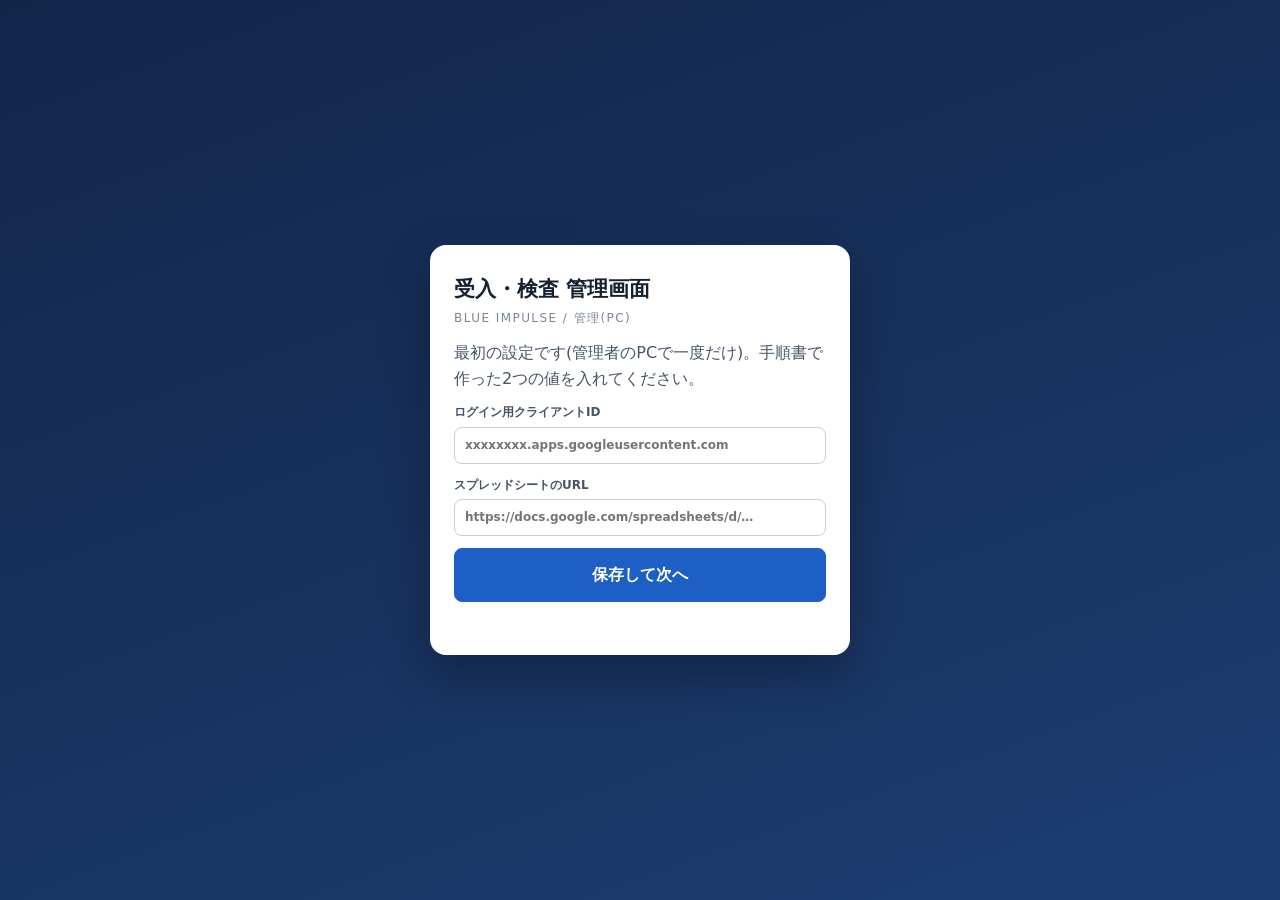
<file: admin.html>
<!doctype html>
<html lang="ja"><head><meta charset="utf-8">
<meta name="viewport" content="width=device-width,initial-scale=1,viewport-fit=cover">
<meta name="theme-color" content="#12264a"><meta name="robots" content="noindex,nofollow">
<link rel="manifest" href="manifest.webmanifest"><link rel="apple-touch-icon" href="icon-192.png">
<title>受入・検査 管理画面</title><style>:root{
  --ink:#152131; --ink2:#465467; --mute:#7a8696; --line:#dde2e8; --bg:#f2f4f7; --card:#fff;
  --navy:#12264a; --accent:#1d5fc4; --accent-soft:#e6eefb;
  --s-unacc:#6b7480; --s-uninsp:#1d5fc4; --s-done:#15803d; --s-hold:#b45309;
  --pri:#d21f1f; --pri-soft:#fde8e8; --ok:#15803d; --ok-soft:#e5f5ea; --warn:#b45309; --warn-soft:#fff3df;
  --g:#1a73e8;
  --r:10px;
  --f:"BIZ UDPGothic","Hiragino Sans","Noto Sans JP","Meiryo",system-ui,sans-serif;
  --mono:"BIZ UDGothic",ui-monospace,"SFMono-Regular",Consolas,monospace;
}
*{box-sizing:border-box}
[hidden]{display:none!important}
html,body{margin:0}
body{font-family:var(--f);color:var(--ink);background:var(--bg);font-size:16px;line-height:1.6;-webkit-tap-highlight-color:transparent}
a{color:var(--accent);text-decoration:none}
button{font:inherit}
.mono{font-family:var(--mono)} .num{font-variant-numeric:tabular-nums} .mute{color:var(--mute)} .small{font-size:13.5px}
.row{display:flex;gap:8px;align-items:center;flex-wrap:wrap} .row.end{justify-content:flex-end;margin-top:14px}
.btn{display:inline-flex;align-items:center;justify-content:center;gap:6px;border:1px solid #c7cdd6;background:#fff;border-radius:8px;padding:8px 14px;cursor:pointer;color:var(--ink);white-space:nowrap}
.btn:hover{background:#f4f6f9}
.btn.primary{background:var(--accent);border-color:var(--accent);color:#fff}
.btn.danger{color:#a21b1b;border-color:#efb1b1}
.btn.red{background:var(--pri);border-color:var(--pri);color:#fff}
.btn.big{padding:13px 22px;font-size:16px;font-weight:700}
.btn:disabled{opacity:.5}
input[type=text],input[type=search],input[type=number],select{font:inherit;border:1px solid #c7cdd6;border-radius:8px;padding:8px 10px;background:#fff;min-width:0}
input:focus,select:focus{outline:2px solid #9ec1ff;border-color:var(--accent)}
.st{display:inline-block;padding:1px 9px;border-radius:999px;font-size:12px;font-weight:700;color:#fff;white-space:nowrap}
.st-未受入{background:var(--s-unacc)} .st-未検査{background:var(--s-uninsp)} .st-検査済{background:var(--s-done)} .st-保留{background:var(--s-hold)}
.pri{display:inline-block;background:var(--pri);color:#fff;font-size:11px;font-weight:700;padding:1px 7px;border-radius:4px;white-space:nowrap}
.pri.alert{background:#7a1010}
.dot{display:inline-block;width:8px;height:8px;border-radius:50%;background:#9aa6af;margin-right:5px;vertical-align:1px}
.dot.on{background:#34c472}.dot.warn{background:#f0a020}.dot.bad{background:#e03a3a}
.toast{position:fixed;left:50%;bottom:calc(20px + env(safe-area-inset-bottom,0px));transform:translateX(-50%);background:var(--ink);color:#fff;padding:11px 18px;border-radius:10px;opacity:0;transition:.25s;z-index:90;max-width:92vw;pointer-events:none}
.toast.on{opacity:1}.toast.bad{background:#a21b1b}
.dlg-back{position:fixed;inset:0;background:rgba(15,25,40,.5);z-index:80;display:flex;align-items:center;justify-content:center;padding:16px}
.dlg{background:#fff;border-radius:14px;padding:20px;max-width:440px;width:100%;box-shadow:0 12px 36px rgba(0,0,0,.28)}
.dlg-msg{font-size:15px;line-height:1.6}
.dlg input{width:100%;margin-top:10px}
/* ログイン */
.login{min-height:100vh;display:flex;align-items:center;justify-content:center;padding:20px}
body.login-page{background:linear-gradient(160deg,#12264a 0%,#1d3d72 100%)}
.lcard{background:#fff;border-radius:16px;padding:28px 24px;max-width:420px;width:100%;box-shadow:0 20px 50px rgba(0,0,0,.3);display:grid;gap:12px}
.lbrand{font-size:21px;font-weight:700}.lsub{color:var(--mute);font-size:12px;letter-spacing:.12em;margin-top:-10px}
.lcard p{margin:0;color:var(--ink2)}
.fl{display:grid;gap:4px;font-size:12px;color:var(--ink2);font-weight:700}
.loginmsg{color:#a21b1b;font-size:13px;min-height:1em;white-space:pre-wrap}
.st-未入庫{background:#7c3aed} .st-入庫済{background:#0f766e}
.st-出庫済{background:#475569} .st-補用未検査{background:#2563eb} .st-補用検査済{background:#16a34a} .st-包装待ち{background:#a16207} .st-包装前{background:#c2410c} .st-包装済{background:#0e7490} .st-出荷待ち{background:#be185d} .st-まとめ済{background:#9ca3af}
/* 管理アプリ(PC) */
body.admin{background:var(--bg)}
.top{background:var(--navy);color:#fff;display:flex;align-items:center;gap:20px;padding:0 max(20px,env(safe-area-inset-left,0px));height:54px;position:sticky;top:0;z-index:20}
.brand{font-weight:700;white-space:nowrap}.brand small{display:block;font-weight:400;font-size:10.5px;opacity:.7;letter-spacing:.1em}
.nav{display:flex;gap:2px;flex:1;overflow-x:auto}
.nav a{color:#c4cfe0;padding:17px 12px;white-space:nowrap;border-bottom:3px solid transparent}
.nav a.on{color:#fff;border-bottom-color:#7fb0ff}
.topst{font-size:12px;white-space:nowrap;display:flex;align-items:center;gap:4px}
.topst .btn{padding:3px 10px;font-size:12px}
.wrap{max-width:1400px;margin:0 auto;padding:18px max(20px,env(safe-area-inset-left,0px))}
.head{display:flex;justify-content:space-between;align-items:flex-end;gap:16px;margin-bottom:14px;flex-wrap:wrap}
h1{font-size:21px;margin:0}h2{font-size:15px;margin:0}
.card{background:var(--card);border:1px solid var(--line);border-radius:var(--r);padding:16px}
.card.flush{padding:0;overflow-x:auto}
.card.flush h2{padding:14px 16px 0}
.sect{margin-bottom:14px}
.ch{display:flex;justify-content:space-between;align-items:baseline;margin-bottom:10px}
.empty{padding:26px;text-align:center;color:var(--mute)}
.welcome{text-align:center;padding:40px 20px;display:grid;gap:12px;justify-items:center}
.grid2{display:grid;grid-template-columns:1fr 1fr;gap:16px}
@media(max-width:1000px){.grid2{grid-template-columns:1fr}}
.tbl{border-collapse:collapse;width:100%}
.tbl th,.tbl td{padding:8px 12px;border-bottom:1px solid var(--line);text-align:left;vertical-align:top}
.tbl th{font-size:12px;color:var(--ink2);background:#f7f8fa;white-space:nowrap}
.tbl tr.prirow td:first-child{box-shadow:inset 4px 0 var(--pri)}
.tbl tr.warnrow{background:var(--pri-soft)}
.kv th{width:130px;font-size:12px;color:var(--ink2);text-align:left;padding:7px 10px 7px 0;vertical-align:top}.kv td{padding:7px 0}
.ok{color:var(--ok);font-weight:700}

/* 通信の流れ */
.flowcard{background:#0f1d36;border-radius:14px;padding:16px 20px;margin-bottom:14px;color:#fff}
.flow{display:grid;grid-template-columns:200px 1fr 220px 1fr 200px;align-items:center;gap:0}
.fnode{border-radius:12px;padding:12px 14px;background:#1b2d4e;border:2px solid #2e4570;min-height:84px;transition:.2s}
.fnode.dev{border-color:#2f8f5b}.fnode.g{border-color:#3d7be0;text-align:center}.fnode.pc{border-color:#c9a64a;text-align:right}
.fnode.hit{animation:hit .6s}
@keyframes hit{0%{box-shadow:0 0 0 0 rgba(255,255,255,.75)}100%{box-shadow:0 0 0 16px rgba(255,255,255,0)}}
.fn-t{font-weight:700;font-size:14px}.fn-s{font-size:11.5px;color:#9fb1d0;margin-top:3px}
.fdev{font-size:12.5px;margin-top:3px;white-space:nowrap;overflow:hidden;text-overflow:ellipsis}
.lane{position:relative;height:84px;display:flex;align-items:center}
.lane::before{content:"";position:absolute;left:6px;right:6px;top:50%;border-top:2px dashed #3a5585}
.lane>span{position:absolute;left:0;right:0;top:calc(50% + 8px);text-align:center;font-size:11px;color:#8ea3c7}
.packet{position:absolute;left:0;top:calc(50% - 14px);background:#34c472;color:#05210f;font-size:11.5px;font-weight:700;padding:4px 10px;border-radius:999px;white-space:nowrap;box-shadow:0 2px 10px rgba(0,0,0,.4);font-family:var(--mono)}
.packet.p{background:#ff4d4d;color:#fff}.packet.a{background:#ffd34d;color:#3b2b00}
/* KPI */
.kpis{display:grid;grid-template-columns:repeat(6,1fr);gap:12px;margin-bottom:14px}
.kpi{background:#fff;border:1px solid var(--line);border-left:6px solid var(--s-unacc);border-radius:var(--r);padding:10px 16px;display:flex;justify-content:space-between;align-items:center}
.kpi b{font-size:30px;font-variant-numeric:tabular-nums}
.kpi.k-未検査{border-left-color:var(--s-uninsp)}.kpi.k-検査済{border-left-color:var(--s-done)}.kpi.k-保留{border-left-color:var(--s-hold)}
.dgrid{display:grid;grid-template-columns:minmax(0,1.55fr) minmax(0,1fr);gap:14px;align-items:start}
.dside{display:grid;gap:14px}
@media(max-width:1100px){.dgrid{grid-template-columns:1fr}.flow{grid-template-columns:1fr;gap:6px}.lane{height:40px}}
/* 置き場マップ */
.lgroup{margin-bottom:14px}.lg-t{font-size:12px;font-weight:700;color:var(--ink2);margin-bottom:6px}
.lgrid{display:grid;grid-template-columns:repeat(auto-fill,minmax(240px,1fr));gap:8px}
.lbox{border:1px solid var(--line);border-radius:10px;padding:8px;background:#fafbfc;min-height:70px;display:grid;gap:5px;align-content:start}
.lbox.pz{border:2px solid var(--pri);background:#fff8f8}
.lb-h{display:flex;gap:6px;align-items:baseline;flex-wrap:wrap}.lb-h span{font-size:12px;color:var(--mute)}
.lb-e{font-size:12px;color:#b3bac5}
.cbox{border:1px solid #e3c98f;border-left:4px solid #e0a93a;border-radius:8px;background:#fffdf6;padding:6px;display:grid;gap:4px}
.cbox.pz{border-color:var(--pri);border-left-color:var(--pri);background:#fff6f6}
.cbox.fresh{animation:fresh 2.2s ease-out}
.cb-h{display:flex;gap:6px;align-items:center;font-size:12.5px}.cb-k{font-size:10.5px;font-weight:700;color:#9a6b12;background:#fbecc8;border-radius:4px;padding:0 5px}
.cbox.pz .cb-k{color:#fff;background:var(--pri)}.cb-n{margin-left:auto;font-size:11px;color:var(--mute)}
.chip{display:grid;grid-template-columns:auto 1fr auto;gap:6px;align-items:center;background:#fff;border:1px solid var(--line);border-radius:8px;padding:4px 8px;font-size:12px;cursor:pointer}
.chip span{color:var(--mute);overflow:hidden;text-overflow:ellipsis;white-space:nowrap}
.chip.p{border-color:var(--pri);background:var(--pri-soft)}
.chip.fresh{animation:fresh 2.2s ease-out}
@keyframes fresh{0%{box-shadow:0 0 0 4px #34c472;transform:scale(1.04)}100%{box-shadow:0 0 0 0 transparent;transform:none}}
.unpl{display:flex;flex-wrap:wrap;gap:6px}.unpl .chip{width:230px}
/* 通信モニター */
.feed{display:grid;gap:0;max-height:430px;overflow:auto}
.fr{display:grid;grid-template-columns:62px 1fr;gap:1px 8px;padding:7px 4px;border-bottom:1px solid var(--line);font-size:12.5px}
.fr-t{color:var(--mute);font-variant-numeric:tabular-nums}.fr-d{font-size:11px;color:var(--ink2);font-weight:700}
.fr-w{grid-column:2}.fr-m{grid-column:2;font-size:11px;color:var(--mute)}
.fr.out .fr-d{color:#a0670a}
.fr.p{background:linear-gradient(90deg,var(--pri-soft),transparent)}
.fr.new{animation:frnew 1.6s ease-out}
@keyframes frnew{0%{background:#d7f5e3}100%{background:transparent}}
/* アラート */
.almodal{max-width:520px;padding:0;overflow:hidden}
.al-top{background:var(--pri);color:#fff;padding:14px 20px;font-weight:700;font-size:17px;display:flex;justify-content:space-between}
.al-body{padding:16px 20px;display:grid;gap:12px}
.al-body select{font-size:16px;font-weight:700;font-family:var(--mono)}
.al-where{background:#f6f7f9;border-radius:8px;padding:10px 12px}
.al-st{background:var(--ok-soft);border-radius:8px;padding:10px 12px;color:#0d4f2a;font-weight:700;display:grid;gap:4px}
.al-st .waiting{color:var(--ink2);font-weight:400;animation:blink 1.2s infinite}
@keyframes blink{50%{opacity:.4}}
.almodal .row.end{padding:0 20px 18px;margin-top:0}
.hlist{max-height:300px;overflow:auto;margin-top:10px;font-size:13px;display:grid;gap:4px}
/* 印刷用のタグ */
.printarea{display:none}
@media print{
  body.printing>*:not(.printarea){display:none!important}
  body.printing .printarea{display:grid;grid-template-columns:repeat(3,62mm);gap:4mm;padding:6mm}
  .ptag{border:1px dashed #888;border-radius:3mm;padding:3mm;display:grid;grid-template-columns:24mm 1fr;gap:3mm;align-items:center;height:36mm;break-inside:avoid}
  .ptag.p{border:2.5px solid #d21f1f}
  .pq svg{width:24mm;height:24mm}
  .pk{font-size:7pt;color:#555}.pn{font-size:12pt;font-weight:700;word-break:break-all}.pm{font-size:8pt}.pl{font-size:7.5pt;color:#333}
  .pp{display:inline-block;background:#d21f1f;color:#fff;font-size:8pt;font-weight:700;padding:0 2mm;border-radius:1mm;margin-top:1mm}
}
.chip.ng{border:2px dashed var(--pri);background:#fff0f0}
/* 読みやすさ: PCも文字を大きめに */
.chip{font-size:14px}.lg-t{font-size:14px}.lb-h span{font-size:13.5px}.cb-h{font-size:14px}
.fr{font-size:15px}.tbl{font-size:15px}.kpi div{font-size:15px}
.toast{font-size:16px}
.kpi.k-未入庫{border-left-color:#7c3aed}.kpi.k-入庫済{border-left-color:#0f766e}
/* 移動の指示 */
.ordm{max-width:620px}
.om-top{background:var(--accent);color:#fff;margin:-20px -20px 14px;padding:14px 20px;border-radius:14px 14px 0 0;font-weight:700;font-size:18px;display:flex;justify-content:space-between;align-items:baseline}.om-top span{font-size:13px;font-weight:400;opacity:.9}
.om-q{display:flex;flex-wrap:wrap;gap:6px;margin-bottom:12px}
.om-g{display:grid;grid-template-columns:1fr 1fr;gap:10px}.om-g label{display:grid;gap:4px;font-size:13px;font-weight:700;color:var(--ink2)}.om-g select{width:100%}
.om-sum{margin-top:12px;background:var(--accent-soft);border-radius:10px;padding:10px 12px;font-size:16px}
.ack.done{font-weight:700;color:var(--ok)}
.olist{display:grid}.orow{display:grid;grid-template-columns:62px 1fr auto;gap:8px;padding:8px 0;border-top:1px solid var(--line);font-size:15px;align-items:center}
.orow .ost{font-size:13px;color:var(--warn);font-weight:700}.orow.done .ost{color:var(--ok)}
.orow.hold-ok .ost{color:var(--ok)}.orow.hold-ng .ost{color:var(--pri)}.orow.hold-wait .ost{color:var(--warn)}
.orow{grid-template-columns:auto 1fr auto}
.kpirow{display:grid;grid-template-columns:96px 1fr;gap:10px;align-items:center}.kpil{font-size:13px;font-weight:700;color:var(--ink2)}
.kpis.k7{grid-template-columns:repeat(7,1fr)}.kpi b{font-size:26px}.kpi{padding:8px 12px}.kpi div{font-size:14px}
.kpis{margin-bottom:8px}
.kpi.k-出庫済{border-left-color:#475569}.kpi.k-補用未検査{border-left-color:#2563eb}.kpi.k-補用検査済{border-left-color:#16a34a}.kpi.k-包装待ち{border-left-color:#a16207}.kpi.k-包装前{border-left-color:#c2410c}.kpi.k-包装済{border-left-color:#0e7490}.kpi.k-出荷待ち{border-left-color:#be185d}
.newtag{border:2px solid #f0b429;background:#fffbea}
/* 保留(優先の逆) */
.btn.hold{background:var(--s-hold);border-color:var(--s-hold);color:#fff}
.chip.h{border-color:var(--s-hold);background:#fff4e6}.chip .hr{color:#8a4b06;font-weight:700}
.holdc{border:2px solid var(--s-hold)}
.orow .btn.small{padding:2px 8px;font-size:12px;margin-top:4px}
.hd-top{background:var(--s-hold);color:#fff;margin:-20px -20px 14px;padding:14px 20px;border-radius:14px 14px 0 0;font-weight:700;font-size:18px}
.hd-l{display:grid;gap:4px;margin-top:10px;font-size:13px;font-weight:700;color:var(--ink2)}
.hd-chips{display:flex;flex-wrap:wrap;gap:6px;margin-top:8px}.hd-chips .btn{padding:4px 10px;font-size:13px}
.shelfc{border:2px solid var(--s-hold);margin-bottom:16px}
.shelves{display:grid;grid-template-columns:repeat(auto-fill,minmax(260px,1fr));gap:10px}
.shelf{border:2px solid #e8b36d;border-radius:10px;background:#fff8ef;padding:10px;display:grid;gap:6px}
.sh-h{display:flex;gap:6px;align-items:center}.sh-i{background:#fff;border:1px solid #f0d2a8;border-radius:8px;padding:5px 8px;font-size:14px}
@media print{.ptag.shelf{border:2.5px solid #b45309}.pp.hold{background:#b45309}}
.pri.holdb{background:var(--s-hold)}
tr.holdrow td{background:#fff8ef}.note{color:#8a4b06;margin-top:2px}
.et-row{display:flex;gap:10px;flex-wrap:wrap;margin-top:12px}
.et-ck{display:flex;gap:6px;align-items:center;border:2px solid var(--line);border-radius:10px;padding:8px 12px;font-weight:700}
.et-ck.et-pri{border-color:#efb1b1;color:var(--pri)}.et-ck.et-hold{border-color:#e8b36d;color:#8a4b06}
.dlg .et-ck input{width:auto;margin:0;transform:scale(1.3)}
@media print{.pp.hold{background:#b45309}}
.kpis.k8{grid-template-columns:repeat(8,1fr)}.kpil small{display:block;font-weight:400;font-size:11px;color:var(--mute)}
.kpirow{grid-template-columns:110px 1fr}.kpi div{font-size:13px}.kpi b{font-size:24px}
.ltk{display:grid;grid-template-columns:1fr 1fr;gap:12px}.ltk .kpi{display:grid;gap:2px}.ltk .kpi b{font-size:32px}
.kpis.k5{grid-template-columns:repeat(5,1fr)}.kpis.k10{grid-template-columns:repeat(10,1fr)}.kpis.k10 .kpi div{font-size:12px}
.cbox.pal{border-color:#7dc3d3;border-left-color:#0e7490;background:#f3fbfd}.cbox.pal .cb-k{color:#fff;background:#0e7490}
.ckb{font-size:12px;font-weight:700;padding:1px 8px;border-radius:5px;background:#e0a93a;color:#3a2500}.ckb.pal{background:#0e7490;color:#fff}
.ptag.cart.pal .pk{background:#0e7490;color:#fff}
.pgrow{display:grid;grid-template-columns:1fr 1.6fr;gap:14px;margin:12px 0}
.pgc{margin:0}.pgs{display:grid;gap:5px}
.pgx{display:grid;grid-template-columns:150px 1fr 90px;align-items:center;gap:8px;font-size:13px}
.pgx-b{height:12px;background:#eef1f5;border-radius:6px;overflow:hidden}.pgx-b i{display:block;height:100%;background:#3b82f6;border-radius:6px}
.pgx.full .pgx-b i{background:#16a34a}.pgx-p{text-align:right}
.shipc .tbl td{padding:6px 8px}
@media (max-width:1100px){.pgrow{grid-template-columns:1fr}}
.sectabs{display:flex;gap:8px;margin:4px 0 12px}
.sectabs a{display:flex;align-items:center;gap:8px;padding:9px 18px;border-radius:10px;border:1px solid #cfd6e0;background:#fff;color:#334155;font-weight:700;text-decoration:none}
.sectabs a span{font-size:12px;font-weight:700;background:#eef1f5;border-radius:10px;padding:1px 8px;color:#475569}
.sectabs a.on{background:#12264a;color:#fff;border-color:#12264a}.sectabs a.on span{background:#2b4a7d;color:#fff}
.nw{white-space:nowrap}
.tbl.items td{vertical-align:top}.tbl.items .note{max-width:260px}
.donerow td{opacity:.55}
.vk{display:grid;grid-template-columns:repeat(4,1fr);gap:10px;margin-bottom:12px}
.vkc{display:block;background:#fff;border:1px solid #e3e7ee;border-left:5px solid;border-radius:10px;padding:10px 14px;text-decoration:none;color:#334155}
.vkc b{font-size:28px}.vkc.on{box-shadow:0 0 0 2px #12264a}
.tbl.chk td{vertical-align:top}.tr.v-ng,.tbl.chk tr.v-ng{background:#fff5f5}
.ck-r{font-size:13px;line-height:1.5}.ck-r .ck-i{display:inline-block;width:16px;font-weight:900}
.ck-r.y .ck-i{color:#15803d}.ck-r.n{color:#b91c1c}.ck-r.n .ck-i{color:#c41a1a}.ck-r.u{color:#64748b}
.ptag.staff .pk{background:#7c3aed;color:#fff}.ptag.staff .pn{font-size:14pt}
</style></head>
<body><div id="app"></div>
<script src="https://accounts.google.com/gsi/client" async></script>
<script src="config.js"></script>
<script>//---------------------------------------------------------------------
//
// QR Code Generator for JavaScript
//
// Copyright (c) 2009 Kazuhiko Arase
//
// URL: http://www.d-project.com/
//
// Licensed under the MIT license:
//  http://www.opensource.org/licenses/mit-license.php
//
// The word 'QR Code' is registered trademark of
// DENSO WAVE INCORPORATED
//  http://www.denso-wave.com/qrcode/faqpatent-e.html
//
//---------------------------------------------------------------------

var qrcode = function() {

  //---------------------------------------------------------------------
  // qrcode
  //---------------------------------------------------------------------

  /**
   * qrcode
   * @param typeNumber 1 to 40
   * @param errorCorrectionLevel 'L','M','Q','H'
   */
  var qrcode = function(typeNumber, errorCorrectionLevel) {

    var PAD0 = 0xEC;
    var PAD1 = 0x11;

    var _typeNumber = typeNumber;
    var _errorCorrectionLevel = QRErrorCorrectionLevel[errorCorrectionLevel];
    var _modules = null;
    var _moduleCount = 0;
    var _dataCache = null;
    var _dataList = [];

    var _this = {};

    var makeImpl = function(test, maskPattern) {

      _moduleCount = _typeNumber * 4 + 17;
      _modules = function(moduleCount) {
        var modules = new Array(moduleCount);
        for (var row = 0; row < moduleCount; row += 1) {
          modules[row] = new Array(moduleCount);
          for (var col = 0; col < moduleCount; col += 1) {
            modules[row][col] = null;
          }
        }
        return modules;
      }(_moduleCount);

      setupPositionProbePattern(0, 0);
      setupPositionProbePattern(_moduleCount - 7, 0);
      setupPositionProbePattern(0, _moduleCount - 7);
      setupPositionAdjustPattern();
      setupTimingPattern();
      setupTypeInfo(test, maskPattern);

      if (_typeNumber >= 7) {
        setupTypeNumber(test);
      }

      if (_dataCache == null) {
        _dataCache = createData(_typeNumber, _errorCorrectionLevel, _dataList);
      }

      mapData(_dataCache, maskPattern);
    };

    var setupPositionProbePattern = function(row, col) {

      for (var r = -1; r <= 7; r += 1) {

        if (row + r <= -1 || _moduleCount <= row + r) continue;

        for (var c = -1; c <= 7; c += 1) {

          if (col + c <= -1 || _moduleCount <= col + c) continue;

          if ( (0 <= r && r <= 6 && (c == 0 || c == 6) )
              || (0 <= c && c <= 6 && (r == 0 || r == 6) )
              || (2 <= r && r <= 4 && 2 <= c && c <= 4) ) {
            _modules[row + r][col + c] = true;
          } else {
            _modules[row + r][col + c] = false;
          }
        }
      }
    };

    var getBestMaskPattern = function() {

      var minLostPoint = 0;
      var pattern = 0;

      for (var i = 0; i < 8; i += 1) {

        makeImpl(true, i);

        var lostPoint = QRUtil.getLostPoint(_this);

        if (i == 0 || minLostPoint > lostPoint) {
          minLostPoint = lostPoint;
          pattern = i;
        }
      }

      return pattern;
    };

    var setupTimingPattern = function() {

      for (var r = 8; r < _moduleCount - 8; r += 1) {
        if (_modules[r][6] != null) {
          continue;
        }
        _modules[r][6] = (r % 2 == 0);
      }

      for (var c = 8; c < _moduleCount - 8; c += 1) {
        if (_modules[6][c] != null) {
          continue;
        }
        _modules[6][c] = (c % 2 == 0);
      }
    };

    var setupPositionAdjustPattern = function() {

      var pos = QRUtil.getPatternPosition(_typeNumber);

      for (var i = 0; i < pos.length; i += 1) {

        for (var j = 0; j < pos.length; j += 1) {

          var row = pos[i];
          var col = pos[j];

          if (_modules[row][col] != null) {
            continue;
          }

          for (var r = -2; r <= 2; r += 1) {

            for (var c = -2; c <= 2; c += 1) {

              if (r == -2 || r == 2 || c == -2 || c == 2
                  || (r == 0 && c == 0) ) {
                _modules[row + r][col + c] = true;
              } else {
                _modules[row + r][col + c] = false;
              }
            }
          }
        }
      }
    };

    var setupTypeNumber = function(test) {

      var bits = QRUtil.getBCHTypeNumber(_typeNumber);

      for (var i = 0; i < 18; i += 1) {
        var mod = (!test && ( (bits >> i) & 1) == 1);
        _modules[Math.floor(i / 3)][i % 3 + _moduleCount - 8 - 3] = mod;
      }

      for (var i = 0; i < 18; i += 1) {
        var mod = (!test && ( (bits >> i) & 1) == 1);
        _modules[i % 3 + _moduleCount - 8 - 3][Math.floor(i / 3)] = mod;
      }
    };

    var setupTypeInfo = function(test, maskPattern) {

      var data = (_errorCorrectionLevel << 3) | maskPattern;
      var bits = QRUtil.getBCHTypeInfo(data);

      // vertical
      for (var i = 0; i < 15; i += 1) {

        var mod = (!test && ( (bits >> i) & 1) == 1);

        if (i < 6) {
          _modules[i][8] = mod;
        } else if (i < 8) {
          _modules[i + 1][8] = mod;
        } else {
          _modules[_moduleCount - 15 + i][8] = mod;
        }
      }

      // horizontal
      for (var i = 0; i < 15; i += 1) {

        var mod = (!test && ( (bits >> i) & 1) == 1);

        if (i < 8) {
          _modules[8][_moduleCount - i - 1] = mod;
        } else if (i < 9) {
          _modules[8][15 - i - 1 + 1] = mod;
        } else {
          _modules[8][15 - i - 1] = mod;
        }
      }

      // fixed module
      _modules[_moduleCount - 8][8] = (!test);
    };

    var mapData = function(data, maskPattern) {

      var inc = -1;
      var row = _moduleCount - 1;
      var bitIndex = 7;
      var byteIndex = 0;
      var maskFunc = QRUtil.getMaskFunction(maskPattern);

      for (var col = _moduleCount - 1; col > 0; col -= 2) {

        if (col == 6) col -= 1;

        while (true) {

          for (var c = 0; c < 2; c += 1) {

            if (_modules[row][col - c] == null) {

              var dark = false;

              if (byteIndex < data.length) {
                dark = ( ( (data[byteIndex] >>> bitIndex) & 1) == 1);
              }

              var mask = maskFunc(row, col - c);

              if (mask) {
                dark = !dark;
              }

              _modules[row][col - c] = dark;
              bitIndex -= 1;

              if (bitIndex == -1) {
                byteIndex += 1;
                bitIndex = 7;
              }
            }
          }

          row += inc;

          if (row < 0 || _moduleCount <= row) {
            row -= inc;
            inc = -inc;
            break;
          }
        }
      }
    };

    var createBytes = function(buffer, rsBlocks) {

      var offset = 0;

      var maxDcCount = 0;
      var maxEcCount = 0;

      var dcdata = new Array(rsBlocks.length);
      var ecdata = new Array(rsBlocks.length);

      for (var r = 0; r < rsBlocks.length; r += 1) {

        var dcCount = rsBlocks[r].dataCount;
        var ecCount = rsBlocks[r].totalCount - dcCount;

        maxDcCount = Math.max(maxDcCount, dcCount);
        maxEcCount = Math.max(maxEcCount, ecCount);

        dcdata[r] = new Array(dcCount);

        for (var i = 0; i < dcdata[r].length; i += 1) {
          dcdata[r][i] = 0xff & buffer.getBuffer()[i + offset];
        }
        offset += dcCount;

        var rsPoly = QRUtil.getErrorCorrectPolynomial(ecCount);
        var rawPoly = qrPolynomial(dcdata[r], rsPoly.getLength() - 1);

        var modPoly = rawPoly.mod(rsPoly);
        ecdata[r] = new Array(rsPoly.getLength() - 1);
        for (var i = 0; i < ecdata[r].length; i += 1) {
          var modIndex = i + modPoly.getLength() - ecdata[r].length;
          ecdata[r][i] = (modIndex >= 0)? modPoly.getAt(modIndex) : 0;
        }
      }

      var totalCodeCount = 0;
      for (var i = 0; i < rsBlocks.length; i += 1) {
        totalCodeCount += rsBlocks[i].totalCount;
      }

      var data = new Array(totalCodeCount);
      var index = 0;

      for (var i = 0; i < maxDcCount; i += 1) {
        for (var r = 0; r < rsBlocks.length; r += 1) {
          if (i < dcdata[r].length) {
            data[index] = dcdata[r][i];
            index += 1;
          }
        }
      }

      for (var i = 0; i < maxEcCount; i += 1) {
        for (var r = 0; r < rsBlocks.length; r += 1) {
          if (i < ecdata[r].length) {
            data[index] = ecdata[r][i];
            index += 1;
          }
        }
      }

      return data;
    };

    var createData = function(typeNumber, errorCorrectionLevel, dataList) {

      var rsBlocks = QRRSBlock.getRSBlocks(typeNumber, errorCorrectionLevel);

      var buffer = qrBitBuffer();

      for (var i = 0; i < dataList.length; i += 1) {
        var data = dataList[i];
        buffer.put(data.getMode(), 4);
        buffer.put(data.getLength(), QRUtil.getLengthInBits(data.getMode(), typeNumber) );
        data.write(buffer);
      }

      // calc num max data.
      var totalDataCount = 0;
      for (var i = 0; i < rsBlocks.length; i += 1) {
        totalDataCount += rsBlocks[i].dataCount;
      }

      if (buffer.getLengthInBits() > totalDataCount * 8) {
        throw 'code length overflow. ('
          + buffer.getLengthInBits()
          + '>'
          + totalDataCount * 8
          + ')';
      }

      // end code
      if (buffer.getLengthInBits() + 4 <= totalDataCount * 8) {
        buffer.put(0, 4);
      }

      // padding
      while (buffer.getLengthInBits() % 8 != 0) {
        buffer.putBit(false);
      }

      // padding
      while (true) {

        if (buffer.getLengthInBits() >= totalDataCount * 8) {
          break;
        }
        buffer.put(PAD0, 8);

        if (buffer.getLengthInBits() >= totalDataCount * 8) {
          break;
        }
        buffer.put(PAD1, 8);
      }

      return createBytes(buffer, rsBlocks);
    };

    _this.addData = function(data, mode) {

      mode = mode || 'Byte';

      var newData = null;

      switch(mode) {
      case 'Numeric' :
        newData = qrNumber(data);
        break;
      case 'Alphanumeric' :
        newData = qrAlphaNum(data);
        break;
      case 'Byte' :
        newData = qr8BitByte(data);
        break;
      case 'Kanji' :
        newData = qrKanji(data);
        break;
      default :
        throw 'mode:' + mode;
      }

      _dataList.push(newData);
      _dataCache = null;
    };

    _this.isDark = function(row, col) {
      if (row < 0 || _moduleCount <= row || col < 0 || _moduleCount <= col) {
        throw row + ',' + col;
      }
      return _modules[row][col];
    };

    _this.getModuleCount = function() {
      return _moduleCount;
    };

    _this.make = function() {
      if (_typeNumber < 1) {
        var typeNumber = 1;

        for (; typeNumber < 40; typeNumber++) {
          var rsBlocks = QRRSBlock.getRSBlocks(typeNumber, _errorCorrectionLevel);
          var buffer = qrBitBuffer();

          for (var i = 0; i < _dataList.length; i++) {
            var data = _dataList[i];
            buffer.put(data.getMode(), 4);
            buffer.put(data.getLength(), QRUtil.getLengthInBits(data.getMode(), typeNumber) );
            data.write(buffer);
          }

          var totalDataCount = 0;
          for (var i = 0; i < rsBlocks.length; i++) {
            totalDataCount += rsBlocks[i].dataCount;
          }

          if (buffer.getLengthInBits() <= totalDataCount * 8) {
            break;
          }
        }

        _typeNumber = typeNumber;
      }

      makeImpl(false, getBestMaskPattern() );
    };

    _this.createTableTag = function(cellSize, margin) {

      cellSize = cellSize || 2;
      margin = (typeof margin == 'undefined')? cellSize * 4 : margin;

      var qrHtml = '';

      qrHtml += '<table style="';
      qrHtml += ' border-width: 0px; border-style: none;';
      qrHtml += ' border-collapse: collapse;';
      qrHtml += ' padding: 0px; margin: ' + margin + 'px;';
      qrHtml += '">';
      qrHtml += '<tbody>';

      for (var r = 0; r < _this.getModuleCount(); r += 1) {

        qrHtml += '<tr>';

        for (var c = 0; c < _this.getModuleCount(); c += 1) {
          qrHtml += '<td style="';
          qrHtml += ' border-width: 0px; border-style: none;';
          qrHtml += ' border-collapse: collapse;';
          qrHtml += ' padding: 0px; margin: 0px;';
          qrHtml += ' width: ' + cellSize + 'px;';
          qrHtml += ' height: ' + cellSize + 'px;';
          qrHtml += ' background-color: ';
          qrHtml += _this.isDark(r, c)? '#000000' : '#ffffff';
          qrHtml += ';';
          qrHtml += '"/>';
        }

        qrHtml += '</tr>';
      }

      qrHtml += '</tbody>';
      qrHtml += '</table>';

      return qrHtml;
    };

    _this.createSvgTag = function(cellSize, margin, alt, title) {

      var opts = {};
      if (typeof arguments[0] == 'object') {
        // Called by options.
        opts = arguments[0];
        // overwrite cellSize and margin.
        cellSize = opts.cellSize;
        margin = opts.margin;
        alt = opts.alt;
        title = opts.title;
      }

      cellSize = cellSize || 2;
      margin = (typeof margin == 'undefined')? cellSize * 4 : margin;

      // Compose alt property surrogate
      alt = (typeof alt === 'string') ? {text: alt} : alt || {};
      alt.text = alt.text || null;
      alt.id = (alt.text) ? alt.id || 'qrcode-description' : null;

      // Compose title property surrogate
      title = (typeof title === 'string') ? {text: title} : title || {};
      title.text = title.text || null;
      title.id = (title.text) ? title.id || 'qrcode-title' : null;

      var size = _this.getModuleCount() * cellSize + margin * 2;
      var c, mc, r, mr, qrSvg='', rect;

      rect = 'l' + cellSize + ',0 0,' + cellSize +
        ' -' + cellSize + ',0 0,-' + cellSize + 'z ';

      qrSvg += '<svg version="1.1" xmlns="http://www.w3.org/2000/svg"';
      qrSvg += !opts.scalable ? ' width="' + size + 'px" height="' + size + 'px"' : '';
      qrSvg += ' viewBox="0 0 ' + size + ' ' + size + '" ';
      qrSvg += ' preserveAspectRatio="xMinYMin meet"';
      qrSvg += (title.text || alt.text) ? ' role="img" aria-labelledby="' +
          escapeXml([title.id, alt.id].join(' ').trim() ) + '"' : '';
      qrSvg += '>';
      qrSvg += (title.text) ? '<title id="' + escapeXml(title.id) + '">' +
          escapeXml(title.text) + '</title>' : '';
      qrSvg += (alt.text) ? '<description id="' + escapeXml(alt.id) + '">' +
          escapeXml(alt.text) + '</description>' : '';
      qrSvg += '<rect width="100%" height="100%" fill="white" cx="0" cy="0"/>';
      qrSvg += '<path d="';

      for (r = 0; r < _this.getModuleCount(); r += 1) {
        mr = r * cellSize + margin;
        for (c = 0; c < _this.getModuleCount(); c += 1) {
          if (_this.isDark(r, c) ) {
            mc = c*cellSize+margin;
            qrSvg += 'M' + mc + ',' + mr + rect;
          }
        }
      }

      qrSvg += '" stroke="transparent" fill="black"/>';
      qrSvg += '</svg>';

      return qrSvg;
    };

    _this.createDataURL = function(cellSize, margin) {

      cellSize = cellSize || 2;
      margin = (typeof margin == 'undefined')? cellSize * 4 : margin;

      var size = _this.getModuleCount() * cellSize + margin * 2;
      var min = margin;
      var max = size - margin;

      return createDataURL(size, size, function(x, y) {
        if (min <= x && x < max && min <= y && y < max) {
          var c = Math.floor( (x - min) / cellSize);
          var r = Math.floor( (y - min) / cellSize);
          return _this.isDark(r, c)? 0 : 1;
        } else {
          return 1;
        }
      } );
    };

    _this.createImgTag = function(cellSize, margin, alt) {

      cellSize = cellSize || 2;
      margin = (typeof margin == 'undefined')? cellSize * 4 : margin;

      var size = _this.getModuleCount() * cellSize + margin * 2;

      var img = '';
      img += '<img';
      img += '\u0020src="';
      img += _this.createDataURL(cellSize, margin);
      img += '"';
      img += '\u0020width="';
      img += size;
      img += '"';
      img += '\u0020height="';
      img += size;
      img += '"';
      if (alt) {
        img += '\u0020alt="';
        img += escapeXml(alt);
        img += '"';
      }
      img += '/>';

      return img;
    };

    var escapeXml = function(s) {
      var escaped = '';
      for (var i = 0; i < s.length; i += 1) {
        var c = s.charAt(i);
        switch(c) {
        case '<': escaped += '&lt;'; break;
        case '>': escaped += '&gt;'; break;
        case '&': escaped += '&amp;'; break;
        case '"': escaped += '&quot;'; break;
        default : escaped += c; break;
        }
      }
      return escaped;
    };

    var _createHalfASCII = function(margin) {
      var cellSize = 1;
      margin = (typeof margin == 'undefined')? cellSize * 2 : margin;

      var size = _this.getModuleCount() * cellSize + margin * 2;
      var min = margin;
      var max = size - margin;

      var y, x, r1, r2, p;

      var blocks = {
        '██': '█',
        '█ ': '▀',
        ' █': '▄',
        '  ': ' '
      };

      var blocksLastLineNoMargin = {
        '██': '▀',
        '█ ': '▀',
        ' █': ' ',
        '  ': ' '
      };

      var ascii = '';
      for (y = 0; y < size; y += 2) {
        r1 = Math.floor((y - min) / cellSize);
        r2 = Math.floor((y + 1 - min) / cellSize);
        for (x = 0; x < size; x += 1) {
          p = '█';

          if (min <= x && x < max && min <= y && y < max && _this.isDark(r1, Math.floor((x - min) / cellSize))) {
            p = ' ';
          }

          if (min <= x && x < max && min <= y+1 && y+1 < max && _this.isDark(r2, Math.floor((x - min) / cellSize))) {
            p += ' ';
          }
          else {
            p += '█';
          }

          // Output 2 characters per pixel, to create full square. 1 character per pixels gives only half width of square.
          ascii += (margin < 1 && y+1 >= max) ? blocksLastLineNoMargin[p] : blocks[p];
        }

        ascii += '\n';
      }

      if (size % 2 && margin > 0) {
        return ascii.substring(0, ascii.length - size - 1) + Array(size+1).join('▀');
      }

      return ascii.substring(0, ascii.length-1);
    };

    _this.createASCII = function(cellSize, margin) {
      cellSize = cellSize || 1;

      if (cellSize < 2) {
        return _createHalfASCII(margin);
      }

      cellSize -= 1;
      margin = (typeof margin == 'undefined')? cellSize * 2 : margin;

      var size = _this.getModuleCount() * cellSize + margin * 2;
      var min = margin;
      var max = size - margin;

      var y, x, r, p;

      var white = Array(cellSize+1).join('██');
      var black = Array(cellSize+1).join('  ');

      var ascii = '';
      var line = '';
      for (y = 0; y < size; y += 1) {
        r = Math.floor( (y - min) / cellSize);
        line = '';
        for (x = 0; x < size; x += 1) {
          p = 1;

          if (min <= x && x < max && min <= y && y < max && _this.isDark(r, Math.floor((x - min) / cellSize))) {
            p = 0;
          }

          // Output 2 characters per pixel, to create full square. 1 character per pixels gives only half width of square.
          line += p ? white : black;
        }

        for (r = 0; r < cellSize; r += 1) {
          ascii += line + '\n';
        }
      }

      return ascii.substring(0, ascii.length-1);
    };

    _this.renderTo2dContext = function(context, cellSize) {
      cellSize = cellSize || 2;
      var length = _this.getModuleCount();
      for (var row = 0; row < length; row++) {
        for (var col = 0; col < length; col++) {
          context.fillStyle = _this.isDark(row, col) ? 'black' : 'white';
          context.fillRect(row * cellSize, col * cellSize, cellSize, cellSize);
        }
      }
    }

    return _this;
  };

  //---------------------------------------------------------------------
  // qrcode.stringToBytes
  //---------------------------------------------------------------------

  qrcode.stringToBytesFuncs = {
    'default' : function(s) {
      var bytes = [];
      for (var i = 0; i < s.length; i += 1) {
        var c = s.charCodeAt(i);
        bytes.push(c & 0xff);
      }
      return bytes;
    }
  };

  qrcode.stringToBytes = qrcode.stringToBytesFuncs['default'];

  //---------------------------------------------------------------------
  // qrcode.createStringToBytes
  //---------------------------------------------------------------------

  /**
   * @param unicodeData base64 string of byte array.
   * [16bit Unicode],[16bit Bytes], ...
   * @param numChars
   */
  qrcode.createStringToBytes = function(unicodeData, numChars) {

    // create conversion map.

    var unicodeMap = function() {

      var bin = base64DecodeInputStream(unicodeData);
      var read = function() {
        var b = bin.read();
        if (b == -1) throw 'eof';
        return b;
      };

      var count = 0;
      var unicodeMap = {};
      while (true) {
        var b0 = bin.read();
        if (b0 == -1) break;
        var b1 = read();
        var b2 = read();
        var b3 = read();
        var k = String.fromCharCode( (b0 << 8) | b1);
        var v = (b2 << 8) | b3;
        unicodeMap[k] = v;
        count += 1;
      }
      if (count != numChars) {
        throw count + ' != ' + numChars;
      }

      return unicodeMap;
    }();

    var unknownChar = '?'.charCodeAt(0);

    return function(s) {
      var bytes = [];
      for (var i = 0; i < s.length; i += 1) {
        var c = s.charCodeAt(i);
        if (c < 128) {
          bytes.push(c);
        } else {
          var b = unicodeMap[s.charAt(i)];
          if (typeof b == 'number') {
            if ( (b & 0xff) == b) {
              // 1byte
              bytes.push(b);
            } else {
              // 2bytes
              bytes.push(b >>> 8);
              bytes.push(b & 0xff);
            }
          } else {
            bytes.push(unknownChar);
          }
        }
      }
      return bytes;
    };
  };

  //---------------------------------------------------------------------
  // QRMode
  //---------------------------------------------------------------------

  var QRMode = {
    MODE_NUMBER :    1 << 0,
    MODE_ALPHA_NUM : 1 << 1,
    MODE_8BIT_BYTE : 1 << 2,
    MODE_KANJI :     1 << 3
  };

  //---------------------------------------------------------------------
  // QRErrorCorrectionLevel
  //---------------------------------------------------------------------

  var QRErrorCorrectionLevel = {
    L : 1,
    M : 0,
    Q : 3,
    H : 2
  };

  //---------------------------------------------------------------------
  // QRMaskPattern
  //---------------------------------------------------------------------

  var QRMaskPattern = {
    PATTERN000 : 0,
    PATTERN001 : 1,
    PATTERN010 : 2,
    PATTERN011 : 3,
    PATTERN100 : 4,
    PATTERN101 : 5,
    PATTERN110 : 6,
    PATTERN111 : 7
  };

  //---------------------------------------------------------------------
  // QRUtil
  //---------------------------------------------------------------------

  var QRUtil = function() {

    var PATTERN_POSITION_TABLE = [
      [],
      [6, 18],
      [6, 22],
      [6, 26],
      [6, 30],
      [6, 34],
      [6, 22, 38],
      [6, 24, 42],
      [6, 26, 46],
      [6, 28, 50],
      [6, 30, 54],
      [6, 32, 58],
      [6, 34, 62],
      [6, 26, 46, 66],
      [6, 26, 48, 70],
      [6, 26, 50, 74],
      [6, 30, 54, 78],
      [6, 30, 56, 82],
      [6, 30, 58, 86],
      [6, 34, 62, 90],
      [6, 28, 50, 72, 94],
      [6, 26, 50, 74, 98],
      [6, 30, 54, 78, 102],
      [6, 28, 54, 80, 106],
      [6, 32, 58, 84, 110],
      [6, 30, 58, 86, 114],
      [6, 34, 62, 90, 118],
      [6, 26, 50, 74, 98, 122],
      [6, 30, 54, 78, 102, 126],
      [6, 26, 52, 78, 104, 130],
      [6, 30, 56, 82, 108, 134],
      [6, 34, 60, 86, 112, 138],
      [6, 30, 58, 86, 114, 142],
      [6, 34, 62, 90, 118, 146],
      [6, 30, 54, 78, 102, 126, 150],
      [6, 24, 50, 76, 102, 128, 154],
      [6, 28, 54, 80, 106, 132, 158],
      [6, 32, 58, 84, 110, 136, 162],
      [6, 26, 54, 82, 110, 138, 166],
      [6, 30, 58, 86, 114, 142, 170]
    ];
    var G15 = (1 << 10) | (1 << 8) | (1 << 5) | (1 << 4) | (1 << 2) | (1 << 1) | (1 << 0);
    var G18 = (1 << 12) | (1 << 11) | (1 << 10) | (1 << 9) | (1 << 8) | (1 << 5) | (1 << 2) | (1 << 0);
    var G15_MASK = (1 << 14) | (1 << 12) | (1 << 10) | (1 << 4) | (1 << 1);

    var _this = {};

    var getBCHDigit = function(data) {
      var digit = 0;
      while (data != 0) {
        digit += 1;
        data >>>= 1;
      }
      return digit;
    };

    _this.getBCHTypeInfo = function(data) {
      var d = data << 10;
      while (getBCHDigit(d) - getBCHDigit(G15) >= 0) {
        d ^= (G15 << (getBCHDigit(d) - getBCHDigit(G15) ) );
      }
      return ( (data << 10) | d) ^ G15_MASK;
    };

    _this.getBCHTypeNumber = function(data) {
      var d = data << 12;
      while (getBCHDigit(d) - getBCHDigit(G18) >= 0) {
        d ^= (G18 << (getBCHDigit(d) - getBCHDigit(G18) ) );
      }
      return (data << 12) | d;
    };

    _this.getPatternPosition = function(typeNumber) {
      return PATTERN_POSITION_TABLE[typeNumber - 1];
    };

    _this.getMaskFunction = function(maskPattern) {

      switch (maskPattern) {

      case QRMaskPattern.PATTERN000 :
        return function(i, j) { return (i + j) % 2 == 0; };
      case QRMaskPattern.PATTERN001 :
        return function(i, j) { return i % 2 == 0; };
      case QRMaskPattern.PATTERN010 :
        return function(i, j) { return j % 3 == 0; };
      case QRMaskPattern.PATTERN011 :
        return function(i, j) { return (i + j) % 3 == 0; };
      case QRMaskPattern.PATTERN100 :
        return function(i, j) { return (Math.floor(i / 2) + Math.floor(j / 3) ) % 2 == 0; };
      case QRMaskPattern.PATTERN101 :
        return function(i, j) { return (i * j) % 2 + (i * j) % 3 == 0; };
      case QRMaskPattern.PATTERN110 :
        return function(i, j) { return ( (i * j) % 2 + (i * j) % 3) % 2 == 0; };
      case QRMaskPattern.PATTERN111 :
        return function(i, j) { return ( (i * j) % 3 + (i + j) % 2) % 2 == 0; };

      default :
        throw 'bad maskPattern:' + maskPattern;
      }
    };

    _this.getErrorCorrectPolynomial = function(errorCorrectLength) {
      var a = qrPolynomial([1], 0);
      for (var i = 0; i < errorCorrectLength; i += 1) {
        a = a.multiply(qrPolynomial([1, QRMath.gexp(i)], 0) );
      }
      return a;
    };

    _this.getLengthInBits = function(mode, type) {

      if (1 <= type && type < 10) {

        // 1 - 9

        switch(mode) {
        case QRMode.MODE_NUMBER    : return 10;
        case QRMode.MODE_ALPHA_NUM : return 9;
        case QRMode.MODE_8BIT_BYTE : return 8;
        case QRMode.MODE_KANJI     : return 8;
        default :
          throw 'mode:' + mode;
        }

      } else if (type < 27) {

        // 10 - 26

        switch(mode) {
        case QRMode.MODE_NUMBER    : return 12;
        case QRMode.MODE_ALPHA_NUM : return 11;
        case QRMode.MODE_8BIT_BYTE : return 16;
        case QRMode.MODE_KANJI     : return 10;
        default :
          throw 'mode:' + mode;
        }

      } else if (type < 41) {

        // 27 - 40

        switch(mode) {
        case QRMode.MODE_NUMBER    : return 14;
        case QRMode.MODE_ALPHA_NUM : return 13;
        case QRMode.MODE_8BIT_BYTE : return 16;
        case QRMode.MODE_KANJI     : return 12;
        default :
          throw 'mode:' + mode;
        }

      } else {
        throw 'type:' + type;
      }
    };

    _this.getLostPoint = function(qrcode) {

      var moduleCount = qrcode.getModuleCount();

      var lostPoint = 0;

      // LEVEL1

      for (var row = 0; row < moduleCount; row += 1) {
        for (var col = 0; col < moduleCount; col += 1) {

          var sameCount = 0;
          var dark = qrcode.isDark(row, col);

          for (var r = -1; r <= 1; r += 1) {

            if (row + r < 0 || moduleCount <= row + r) {
              continue;
            }

            for (var c = -1; c <= 1; c += 1) {

              if (col + c < 0 || moduleCount <= col + c) {
                continue;
              }

              if (r == 0 && c == 0) {
                continue;
              }

              if (dark == qrcode.isDark(row + r, col + c) ) {
                sameCount += 1;
              }
            }
          }

          if (sameCount > 5) {
            lostPoint += (3 + sameCount - 5);
          }
        }
      };

      // LEVEL2

      for (var row = 0; row < moduleCount - 1; row += 1) {
        for (var col = 0; col < moduleCount - 1; col += 1) {
          var count = 0;
          if (qrcode.isDark(row, col) ) count += 1;
          if (qrcode.isDark(row + 1, col) ) count += 1;
          if (qrcode.isDark(row, col + 1) ) count += 1;
          if (qrcode.isDark(row + 1, col + 1) ) count += 1;
          if (count == 0 || count == 4) {
            lostPoint += 3;
          }
        }
      }

      // LEVEL3

      for (var row = 0; row < moduleCount; row += 1) {
        for (var col = 0; col < moduleCount - 6; col += 1) {
          if (qrcode.isDark(row, col)
              && !qrcode.isDark(row, col + 1)
              &&  qrcode.isDark(row, col + 2)
              &&  qrcode.isDark(row, col + 3)
              &&  qrcode.isDark(row, col + 4)
              && !qrcode.isDark(row, col + 5)
              &&  qrcode.isDark(row, col + 6) ) {
            lostPoint += 40;
          }
        }
      }

      for (var col = 0; col < moduleCount; col += 1) {
        for (var row = 0; row < moduleCount - 6; row += 1) {
          if (qrcode.isDark(row, col)
              && !qrcode.isDark(row + 1, col)
              &&  qrcode.isDark(row + 2, col)
              &&  qrcode.isDark(row + 3, col)
              &&  qrcode.isDark(row + 4, col)
              && !qrcode.isDark(row + 5, col)
              &&  qrcode.isDark(row + 6, col) ) {
            lostPoint += 40;
          }
        }
      }

      // LEVEL4

      var darkCount = 0;

      for (var col = 0; col < moduleCount; col += 1) {
        for (var row = 0; row < moduleCount; row += 1) {
          if (qrcode.isDark(row, col) ) {
            darkCount += 1;
          }
        }
      }

      var ratio = Math.abs(100 * darkCount / moduleCount / moduleCount - 50) / 5;
      lostPoint += ratio * 10;

      return lostPoint;
    };

    return _this;
  }();

  //---------------------------------------------------------------------
  // QRMath
  //---------------------------------------------------------------------

  var QRMath = function() {

    var EXP_TABLE = new Array(256);
    var LOG_TABLE = new Array(256);

    // initialize tables
    for (var i = 0; i < 8; i += 1) {
      EXP_TABLE[i] = 1 << i;
    }
    for (var i = 8; i < 256; i += 1) {
      EXP_TABLE[i] = EXP_TABLE[i - 4]
        ^ EXP_TABLE[i - 5]
        ^ EXP_TABLE[i - 6]
        ^ EXP_TABLE[i - 8];
    }
    for (var i = 0; i < 255; i += 1) {
      LOG_TABLE[EXP_TABLE[i] ] = i;
    }

    var _this = {};

    _this.glog = function(n) {

      if (n < 1) {
        throw 'glog(' + n + ')';
      }

      return LOG_TABLE[n];
    };

    _this.gexp = function(n) {

      while (n < 0) {
        n += 255;
      }

      while (n >= 256) {
        n -= 255;
      }

      return EXP_TABLE[n];
    };

    return _this;
  }();

  //---------------------------------------------------------------------
  // qrPolynomial
  //---------------------------------------------------------------------

  function qrPolynomial(num, shift) {

    if (typeof num.length == 'undefined') {
      throw num.length + '/' + shift;
    }

    var _num = function() {
      var offset = 0;
      while (offset < num.length && num[offset] == 0) {
        offset += 1;
      }
      var _num = new Array(num.length - offset + shift);
      for (var i = 0; i < num.length - offset; i += 1) {
        _num[i] = num[i + offset];
      }
      return _num;
    }();

    var _this = {};

    _this.getAt = function(index) {
      return _num[index];
    };

    _this.getLength = function() {
      return _num.length;
    };

    _this.multiply = function(e) {

      var num = new Array(_this.getLength() + e.getLength() - 1);

      for (var i = 0; i < _this.getLength(); i += 1) {
        for (var j = 0; j < e.getLength(); j += 1) {
          num[i + j] ^= QRMath.gexp(QRMath.glog(_this.getAt(i) ) + QRMath.glog(e.getAt(j) ) );
        }
      }

      return qrPolynomial(num, 0);
    };

    _this.mod = function(e) {

      if (_this.getLength() - e.getLength() < 0) {
        return _this;
      }

      var ratio = QRMath.glog(_this.getAt(0) ) - QRMath.glog(e.getAt(0) );

      var num = new Array(_this.getLength() );
      for (var i = 0; i < _this.getLength(); i += 1) {
        num[i] = _this.getAt(i);
      }

      for (var i = 0; i < e.getLength(); i += 1) {
        num[i] ^= QRMath.gexp(QRMath.glog(e.getAt(i) ) + ratio);
      }

      // recursive call
      return qrPolynomial(num, 0).mod(e);
    };

    return _this;
  };

  //---------------------------------------------------------------------
  // QRRSBlock
  //---------------------------------------------------------------------

  var QRRSBlock = function() {

    var RS_BLOCK_TABLE = [

      // L
      // M
      // Q
      // H

      // 1
      [1, 26, 19],
      [1, 26, 16],
      [1, 26, 13],
      [1, 26, 9],

      // 2
      [1, 44, 34],
      [1, 44, 28],
      [1, 44, 22],
      [1, 44, 16],

      // 3
      [1, 70, 55],
      [1, 70, 44],
      [2, 35, 17],
      [2, 35, 13],

      // 4
      [1, 100, 80],
      [2, 50, 32],
      [2, 50, 24],
      [4, 25, 9],

      // 5
      [1, 134, 108],
      [2, 67, 43],
      [2, 33, 15, 2, 34, 16],
      [2, 33, 11, 2, 34, 12],

      // 6
      [2, 86, 68],
      [4, 43, 27],
      [4, 43, 19],
      [4, 43, 15],

      // 7
      [2, 98, 78],
      [4, 49, 31],
      [2, 32, 14, 4, 33, 15],
      [4, 39, 13, 1, 40, 14],

      // 8
      [2, 121, 97],
      [2, 60, 38, 2, 61, 39],
      [4, 40, 18, 2, 41, 19],
      [4, 40, 14, 2, 41, 15],

      // 9
      [2, 146, 116],
      [3, 58, 36, 2, 59, 37],
      [4, 36, 16, 4, 37, 17],
      [4, 36, 12, 4, 37, 13],

      // 10
      [2, 86, 68, 2, 87, 69],
      [4, 69, 43, 1, 70, 44],
      [6, 43, 19, 2, 44, 20],
      [6, 43, 15, 2, 44, 16],

      // 11
      [4, 101, 81],
      [1, 80, 50, 4, 81, 51],
      [4, 50, 22, 4, 51, 23],
      [3, 36, 12, 8, 37, 13],

      // 12
      [2, 116, 92, 2, 117, 93],
      [6, 58, 36, 2, 59, 37],
      [4, 46, 20, 6, 47, 21],
      [7, 42, 14, 4, 43, 15],

      // 13
      [4, 133, 107],
      [8, 59, 37, 1, 60, 38],
      [8, 44, 20, 4, 45, 21],
      [12, 33, 11, 4, 34, 12],

      // 14
      [3, 145, 115, 1, 146, 116],
      [4, 64, 40, 5, 65, 41],
      [11, 36, 16, 5, 37, 17],
      [11, 36, 12, 5, 37, 13],

      // 15
      [5, 109, 87, 1, 110, 88],
      [5, 65, 41, 5, 66, 42],
      [5, 54, 24, 7, 55, 25],
      [11, 36, 12, 7, 37, 13],

      // 16
      [5, 122, 98, 1, 123, 99],
      [7, 73, 45, 3, 74, 46],
      [15, 43, 19, 2, 44, 20],
      [3, 45, 15, 13, 46, 16],

      // 17
      [1, 135, 107, 5, 136, 108],
      [10, 74, 46, 1, 75, 47],
      [1, 50, 22, 15, 51, 23],
      [2, 42, 14, 17, 43, 15],

      // 18
      [5, 150, 120, 1, 151, 121],
      [9, 69, 43, 4, 70, 44],
      [17, 50, 22, 1, 51, 23],
      [2, 42, 14, 19, 43, 15],

      // 19
      [3, 141, 113, 4, 142, 114],
      [3, 70, 44, 11, 71, 45],
      [17, 47, 21, 4, 48, 22],
      [9, 39, 13, 16, 40, 14],

      // 20
      [3, 135, 107, 5, 136, 108],
      [3, 67, 41, 13, 68, 42],
      [15, 54, 24, 5, 55, 25],
      [15, 43, 15, 10, 44, 16],

      // 21
      [4, 144, 116, 4, 145, 117],
      [17, 68, 42],
      [17, 50, 22, 6, 51, 23],
      [19, 46, 16, 6, 47, 17],

      // 22
      [2, 139, 111, 7, 140, 112],
      [17, 74, 46],
      [7, 54, 24, 16, 55, 25],
      [34, 37, 13],

      // 23
      [4, 151, 121, 5, 152, 122],
      [4, 75, 47, 14, 76, 48],
      [11, 54, 24, 14, 55, 25],
      [16, 45, 15, 14, 46, 16],

      // 24
      [6, 147, 117, 4, 148, 118],
      [6, 73, 45, 14, 74, 46],
      [11, 54, 24, 16, 55, 25],
      [30, 46, 16, 2, 47, 17],

      // 25
      [8, 132, 106, 4, 133, 107],
      [8, 75, 47, 13, 76, 48],
      [7, 54, 24, 22, 55, 25],
      [22, 45, 15, 13, 46, 16],

      // 26
      [10, 142, 114, 2, 143, 115],
      [19, 74, 46, 4, 75, 47],
      [28, 50, 22, 6, 51, 23],
      [33, 46, 16, 4, 47, 17],

      // 27
      [8, 152, 122, 4, 153, 123],
      [22, 73, 45, 3, 74, 46],
      [8, 53, 23, 26, 54, 24],
      [12, 45, 15, 28, 46, 16],

      // 28
      [3, 147, 117, 10, 148, 118],
      [3, 73, 45, 23, 74, 46],
      [4, 54, 24, 31, 55, 25],
      [11, 45, 15, 31, 46, 16],

      // 29
      [7, 146, 116, 7, 147, 117],
      [21, 73, 45, 7, 74, 46],
      [1, 53, 23, 37, 54, 24],
      [19, 45, 15, 26, 46, 16],

      // 30
      [5, 145, 115, 10, 146, 116],
      [19, 75, 47, 10, 76, 48],
      [15, 54, 24, 25, 55, 25],
      [23, 45, 15, 25, 46, 16],

      // 31
      [13, 145, 115, 3, 146, 116],
      [2, 74, 46, 29, 75, 47],
      [42, 54, 24, 1, 55, 25],
      [23, 45, 15, 28, 46, 16],

      // 32
      [17, 145, 115],
      [10, 74, 46, 23, 75, 47],
      [10, 54, 24, 35, 55, 25],
      [19, 45, 15, 35, 46, 16],

      // 33
      [17, 145, 115, 1, 146, 116],
      [14, 74, 46, 21, 75, 47],
      [29, 54, 24, 19, 55, 25],
      [11, 45, 15, 46, 46, 16],

      // 34
      [13, 145, 115, 6, 146, 116],
      [14, 74, 46, 23, 75, 47],
      [44, 54, 24, 7, 55, 25],
      [59, 46, 16, 1, 47, 17],

      // 35
      [12, 151, 121, 7, 152, 122],
      [12, 75, 47, 26, 76, 48],
      [39, 54, 24, 14, 55, 25],
      [22, 45, 15, 41, 46, 16],

      // 36
      [6, 151, 121, 14, 152, 122],
      [6, 75, 47, 34, 76, 48],
      [46, 54, 24, 10, 55, 25],
      [2, 45, 15, 64, 46, 16],

      // 37
      [17, 152, 122, 4, 153, 123],
      [29, 74, 46, 14, 75, 47],
      [49, 54, 24, 10, 55, 25],
      [24, 45, 15, 46, 46, 16],

      // 38
      [4, 152, 122, 18, 153, 123],
      [13, 74, 46, 32, 75, 47],
      [48, 54, 24, 14, 55, 25],
      [42, 45, 15, 32, 46, 16],

      // 39
      [20, 147, 117, 4, 148, 118],
      [40, 75, 47, 7, 76, 48],
      [43, 54, 24, 22, 55, 25],
      [10, 45, 15, 67, 46, 16],

      // 40
      [19, 148, 118, 6, 149, 119],
      [18, 75, 47, 31, 76, 48],
      [34, 54, 24, 34, 55, 25],
      [20, 45, 15, 61, 46, 16]
    ];

    var qrRSBlock = function(totalCount, dataCount) {
      var _this = {};
      _this.totalCount = totalCount;
      _this.dataCount = dataCount;
      return _this;
    };

    var _this = {};

    var getRsBlockTable = function(typeNumber, errorCorrectionLevel) {

      switch(errorCorrectionLevel) {
      case QRErrorCorrectionLevel.L :
        return RS_BLOCK_TABLE[(typeNumber - 1) * 4 + 0];
      case QRErrorCorrectionLevel.M :
        return RS_BLOCK_TABLE[(typeNumber - 1) * 4 + 1];
      case QRErrorCorrectionLevel.Q :
        return RS_BLOCK_TABLE[(typeNumber - 1) * 4 + 2];
      case QRErrorCorrectionLevel.H :
        return RS_BLOCK_TABLE[(typeNumber - 1) * 4 + 3];
      default :
        return undefined;
      }
    };

    _this.getRSBlocks = function(typeNumber, errorCorrectionLevel) {

      var rsBlock = getRsBlockTable(typeNumber, errorCorrectionLevel);

      if (typeof rsBlock == 'undefined') {
        throw 'bad rs block @ typeNumber:' + typeNumber +
            '/errorCorrectionLevel:' + errorCorrectionLevel;
      }

      var length = rsBlock.length / 3;

      var list = [];

      for (var i = 0; i < length; i += 1) {

        var count = rsBlock[i * 3 + 0];
        var totalCount = rsBlock[i * 3 + 1];
        var dataCount = rsBlock[i * 3 + 2];

        for (var j = 0; j < count; j += 1) {
          list.push(qrRSBlock(totalCount, dataCount) );
        }
      }

      return list;
    };

    return _this;
  }();

  //---------------------------------------------------------------------
  // qrBitBuffer
  //---------------------------------------------------------------------

  var qrBitBuffer = function() {

    var _buffer = [];
    var _length = 0;

    var _this = {};

    _this.getBuffer = function() {
      return _buffer;
    };

    _this.getAt = function(index) {
      var bufIndex = Math.floor(index / 8);
      return ( (_buffer[bufIndex] >>> (7 - index % 8) ) & 1) == 1;
    };

    _this.put = function(num, length) {
      for (var i = 0; i < length; i += 1) {
        _this.putBit( ( (num >>> (length - i - 1) ) & 1) == 1);
      }
    };

    _this.getLengthInBits = function() {
      return _length;
    };

    _this.putBit = function(bit) {

      var bufIndex = Math.floor(_length / 8);
      if (_buffer.length <= bufIndex) {
        _buffer.push(0);
      }

      if (bit) {
        _buffer[bufIndex] |= (0x80 >>> (_length % 8) );
      }

      _length += 1;
    };

    return _this;
  };

  //---------------------------------------------------------------------
  // qrNumber
  //---------------------------------------------------------------------

  var qrNumber = function(data) {

    var _mode = QRMode.MODE_NUMBER;
    var _data = data;

    var _this = {};

    _this.getMode = function() {
      return _mode;
    };

    _this.getLength = function(buffer) {
      return _data.length;
    };

    _this.write = function(buffer) {

      var data = _data;

      var i = 0;

      while (i + 2 < data.length) {
        buffer.put(strToNum(data.substring(i, i + 3) ), 10);
        i += 3;
      }

      if (i < data.length) {
        if (data.length - i == 1) {
          buffer.put(strToNum(data.substring(i, i + 1) ), 4);
        } else if (data.length - i == 2) {
          buffer.put(strToNum(data.substring(i, i + 2) ), 7);
        }
      }
    };

    var strToNum = function(s) {
      var num = 0;
      for (var i = 0; i < s.length; i += 1) {
        num = num * 10 + chatToNum(s.charAt(i) );
      }
      return num;
    };

    var chatToNum = function(c) {
      if ('0' <= c && c <= '9') {
        return c.charCodeAt(0) - '0'.charCodeAt(0);
      }
      throw 'illegal char :' + c;
    };

    return _this;
  };

  //---------------------------------------------------------------------
  // qrAlphaNum
  //---------------------------------------------------------------------

  var qrAlphaNum = function(data) {

    var _mode = QRMode.MODE_ALPHA_NUM;
    var _data = data;

    var _this = {};

    _this.getMode = function() {
      return _mode;
    };

    _this.getLength = function(buffer) {
      return _data.length;
    };

    _this.write = function(buffer) {

      var s = _data;

      var i = 0;

      while (i + 1 < s.length) {
        buffer.put(
          getCode(s.charAt(i) ) * 45 +
          getCode(s.charAt(i + 1) ), 11);
        i += 2;
      }

      if (i < s.length) {
        buffer.put(getCode(s.charAt(i) ), 6);
      }
    };

    var getCode = function(c) {

      if ('0' <= c && c <= '9') {
        return c.charCodeAt(0) - '0'.charCodeAt(0);
      } else if ('A' <= c && c <= 'Z') {
        return c.charCodeAt(0) - 'A'.charCodeAt(0) + 10;
      } else {
        switch (c) {
        case ' ' : return 36;
        case '$' : return 37;
        case '%' : return 38;
        case '*' : return 39;
        case '+' : return 40;
        case '-' : return 41;
        case '.' : return 42;
        case '/' : return 43;
        case ':' : return 44;
        default :
          throw 'illegal char :' + c;
        }
      }
    };

    return _this;
  };

  //---------------------------------------------------------------------
  // qr8BitByte
  //---------------------------------------------------------------------

  var qr8BitByte = function(data) {

    var _mode = QRMode.MODE_8BIT_BYTE;
    var _data = data;
    var _bytes = qrcode.stringToBytes(data);

    var _this = {};

    _this.getMode = function() {
      return _mode;
    };

    _this.getLength = function(buffer) {
      return _bytes.length;
    };

    _this.write = function(buffer) {
      for (var i = 0; i < _bytes.length; i += 1) {
        buffer.put(_bytes[i], 8);
      }
    };

    return _this;
  };

  //---------------------------------------------------------------------
  // qrKanji
  //---------------------------------------------------------------------

  var qrKanji = function(data) {

    var _mode = QRMode.MODE_KANJI;
    var _data = data;

    var stringToBytes = qrcode.stringToBytesFuncs['SJIS'];
    if (!stringToBytes) {
      throw 'sjis not supported.';
    }
    !function(c, code) {
      // self test for sjis support.
      var test = stringToBytes(c);
      if (test.length != 2 || ( (test[0] << 8) | test[1]) != code) {
        throw 'sjis not supported.';
      }
    }('\u53cb', 0x9746);

    var _bytes = stringToBytes(data);

    var _this = {};

    _this.getMode = function() {
      return _mode;
    };

    _this.getLength = function(buffer) {
      return ~~(_bytes.length / 2);
    };

    _this.write = function(buffer) {

      var data = _bytes;

      var i = 0;

      while (i + 1 < data.length) {

        var c = ( (0xff & data[i]) << 8) | (0xff & data[i + 1]);

        if (0x8140 <= c && c <= 0x9FFC) {
          c -= 0x8140;
        } else if (0xE040 <= c && c <= 0xEBBF) {
          c -= 0xC140;
        } else {
          throw 'illegal char at ' + (i + 1) + '/' + c;
        }

        c = ( (c >>> 8) & 0xff) * 0xC0 + (c & 0xff);

        buffer.put(c, 13);

        i += 2;
      }

      if (i < data.length) {
        throw 'illegal char at ' + (i + 1);
      }
    };

    return _this;
  };

  //=====================================================================
  // GIF Support etc.
  //

  //---------------------------------------------------------------------
  // byteArrayOutputStream
  //---------------------------------------------------------------------

  var byteArrayOutputStream = function() {

    var _bytes = [];

    var _this = {};

    _this.writeByte = function(b) {
      _bytes.push(b & 0xff);
    };

    _this.writeShort = function(i) {
      _this.writeByte(i);
      _this.writeByte(i >>> 8);
    };

    _this.writeBytes = function(b, off, len) {
      off = off || 0;
      len = len || b.length;
      for (var i = 0; i < len; i += 1) {
        _this.writeByte(b[i + off]);
      }
    };

    _this.writeString = function(s) {
      for (var i = 0; i < s.length; i += 1) {
        _this.writeByte(s.charCodeAt(i) );
      }
    };

    _this.toByteArray = function() {
      return _bytes;
    };

    _this.toString = function() {
      var s = '';
      s += '[';
      for (var i = 0; i < _bytes.length; i += 1) {
        if (i > 0) {
          s += ',';
        }
        s += _bytes[i];
      }
      s += ']';
      return s;
    };

    return _this;
  };

  //---------------------------------------------------------------------
  // base64EncodeOutputStream
  //---------------------------------------------------------------------

  var base64EncodeOutputStream = function() {

    var _buffer = 0;
    var _buflen = 0;
    var _length = 0;
    var _base64 = '';

    var _this = {};

    var writeEncoded = function(b) {
      _base64 += String.fromCharCode(encode(b & 0x3f) );
    };

    var encode = function(n) {
      if (n < 0) {
        // error.
      } else if (n < 26) {
        return 0x41 + n;
      } else if (n < 52) {
        return 0x61 + (n - 26);
      } else if (n < 62) {
        return 0x30 + (n - 52);
      } else if (n == 62) {
        return 0x2b;
      } else if (n == 63) {
        return 0x2f;
      }
      throw 'n:' + n;
    };

    _this.writeByte = function(n) {

      _buffer = (_buffer << 8) | (n & 0xff);
      _buflen += 8;
      _length += 1;

      while (_buflen >= 6) {
        writeEncoded(_buffer >>> (_buflen - 6) );
        _buflen -= 6;
      }
    };

    _this.flush = function() {

      if (_buflen > 0) {
        writeEncoded(_buffer << (6 - _buflen) );
        _buffer = 0;
        _buflen = 0;
      }

      if (_length % 3 != 0) {
        // padding
        var padlen = 3 - _length % 3;
        for (var i = 0; i < padlen; i += 1) {
          _base64 += '=';
        }
      }
    };

    _this.toString = function() {
      return _base64;
    };

    return _this;
  };

  //---------------------------------------------------------------------
  // base64DecodeInputStream
  //---------------------------------------------------------------------

  var base64DecodeInputStream = function(str) {

    var _str = str;
    var _pos = 0;
    var _buffer = 0;
    var _buflen = 0;

    var _this = {};

    _this.read = function() {

      while (_buflen < 8) {

        if (_pos >= _str.length) {
          if (_buflen == 0) {
            return -1;
          }
          throw 'unexpected end of file./' + _buflen;
        }

        var c = _str.charAt(_pos);
        _pos += 1;

        if (c == '=') {
          _buflen = 0;
          return -1;
        } else if (c.match(/^\s$/) ) {
          // ignore if whitespace.
          continue;
        }

        _buffer = (_buffer << 6) | decode(c.charCodeAt(0) );
        _buflen += 6;
      }

      var n = (_buffer >>> (_buflen - 8) ) & 0xff;
      _buflen -= 8;
      return n;
    };

    var decode = function(c) {
      if (0x41 <= c && c <= 0x5a) {
        return c - 0x41;
      } else if (0x61 <= c && c <= 0x7a) {
        return c - 0x61 + 26;
      } else if (0x30 <= c && c <= 0x39) {
        return c - 0x30 + 52;
      } else if (c == 0x2b) {
        return 62;
      } else if (c == 0x2f) {
        return 63;
      } else {
        throw 'c:' + c;
      }
    };

    return _this;
  };

  //---------------------------------------------------------------------
  // gifImage (B/W)
  //---------------------------------------------------------------------

  var gifImage = function(width, height) {

    var _width = width;
    var _height = height;
    var _data = new Array(width * height);

    var _this = {};

    _this.setPixel = function(x, y, pixel) {
      _data[y * _width + x] = pixel;
    };

    _this.write = function(out) {

      //---------------------------------
      // GIF Signature

      out.writeString('GIF87a');

      //---------------------------------
      // Screen Descriptor

      out.writeShort(_width);
      out.writeShort(_height);

      out.writeByte(0x80); // 2bit
      out.writeByte(0);
      out.writeByte(0);

      //---------------------------------
      // Global Color Map

      // black
      out.writeByte(0x00);
      out.writeByte(0x00);
      out.writeByte(0x00);

      // white
      out.writeByte(0xff);
      out.writeByte(0xff);
      out.writeByte(0xff);

      //---------------------------------
      // Image Descriptor

      out.writeString(',');
      out.writeShort(0);
      out.writeShort(0);
      out.writeShort(_width);
      out.writeShort(_height);
      out.writeByte(0);

      //---------------------------------
      // Local Color Map

      //---------------------------------
      // Raster Data

      var lzwMinCodeSize = 2;
      var raster = getLZWRaster(lzwMinCodeSize);

      out.writeByte(lzwMinCodeSize);

      var offset = 0;

      while (raster.length - offset > 255) {
        out.writeByte(255);
        out.writeBytes(raster, offset, 255);
        offset += 255;
      }

      out.writeByte(raster.length - offset);
      out.writeBytes(raster, offset, raster.length - offset);
      out.writeByte(0x00);

      //---------------------------------
      // GIF Terminator
      out.writeString(';');
    };

    var bitOutputStream = function(out) {

      var _out = out;
      var _bitLength = 0;
      var _bitBuffer = 0;

      var _this = {};

      _this.write = function(data, length) {

        if ( (data >>> length) != 0) {
          throw 'length over';
        }

        while (_bitLength + length >= 8) {
          _out.writeByte(0xff & ( (data << _bitLength) | _bitBuffer) );
          length -= (8 - _bitLength);
          data >>>= (8 - _bitLength);
          _bitBuffer = 0;
          _bitLength = 0;
        }

        _bitBuffer = (data << _bitLength) | _bitBuffer;
        _bitLength = _bitLength + length;
      };

      _this.flush = function() {
        if (_bitLength > 0) {
          _out.writeByte(_bitBuffer);
        }
      };

      return _this;
    };

    var getLZWRaster = function(lzwMinCodeSize) {

      var clearCode = 1 << lzwMinCodeSize;
      var endCode = (1 << lzwMinCodeSize) + 1;
      var bitLength = lzwMinCodeSize + 1;

      // Setup LZWTable
      var table = lzwTable();

      for (var i = 0; i < clearCode; i += 1) {
        table.add(String.fromCharCode(i) );
      }
      table.add(String.fromCharCode(clearCode) );
      table.add(String.fromCharCode(endCode) );

      var byteOut = byteArrayOutputStream();
      var bitOut = bitOutputStream(byteOut);

      // clear code
      bitOut.write(clearCode, bitLength);

      var dataIndex = 0;

      var s = String.fromCharCode(_data[dataIndex]);
      dataIndex += 1;

      while (dataIndex < _data.length) {

        var c = String.fromCharCode(_data[dataIndex]);
        dataIndex += 1;

        if (table.contains(s + c) ) {

          s = s + c;

        } else {

          bitOut.write(table.indexOf(s), bitLength);

          if (table.size() < 0xfff) {

            if (table.size() == (1 << bitLength) ) {
              bitLength += 1;
            }

            table.add(s + c);
          }

          s = c;
        }
      }

      bitOut.write(table.indexOf(s), bitLength);

      // end code
      bitOut.write(endCode, bitLength);

      bitOut.flush();

      return byteOut.toByteArray();
    };

    var lzwTable = function() {

      var _map = {};
      var _size = 0;

      var _this = {};

      _this.add = function(key) {
        if (_this.contains(key) ) {
          throw 'dup key:' + key;
        }
        _map[key] = _size;
        _size += 1;
      };

      _this.size = function() {
        return _size;
      };

      _this.indexOf = function(key) {
        return _map[key];
      };

      _this.contains = function(key) {
        return typeof _map[key] != 'undefined';
      };

      return _this;
    };

    return _this;
  };

  var createDataURL = function(width, height, getPixel) {
    var gif = gifImage(width, height);
    for (var y = 0; y < height; y += 1) {
      for (var x = 0; x < width; x += 1) {
        gif.setPixel(x, y, getPixel(x, y) );
      }
    }

    var b = byteArrayOutputStream();
    gif.write(b);

    var base64 = base64EncodeOutputStream();
    var bytes = b.toByteArray();
    for (var i = 0; i < bytes.length; i += 1) {
      base64.writeByte(bytes[i]);
    }
    base64.flush();

    return 'data:image/gif;base64,' + base64;
  };

  //---------------------------------------------------------------------
  // returns qrcode function.

  return qrcode;
}();

// multibyte support
!function() {

  qrcode.stringToBytesFuncs['UTF-8'] = function(s) {
    // http://stackoverflow.com/questions/18729405/how-to-convert-utf8-string-to-byte-array
    function toUTF8Array(str) {
      var utf8 = [];
      for (var i=0; i < str.length; i++) {
        var charcode = str.charCodeAt(i);
        if (charcode < 0x80) utf8.push(charcode);
        else if (charcode < 0x800) {
          utf8.push(0xc0 | (charcode >> 6),
              0x80 | (charcode & 0x3f));
        }
        else if (charcode < 0xd800 || charcode >= 0xe000) {
          utf8.push(0xe0 | (charcode >> 12),
              0x80 | ((charcode>>6) & 0x3f),
              0x80 | (charcode & 0x3f));
        }
        // surrogate pair
        else {
          i++;
          // UTF-16 encodes 0x10000-0x10FFFF by
          // subtracting 0x10000 and splitting the
          // 20 bits of 0x0-0xFFFFF into two halves
          charcode = 0x10000 + (((charcode & 0x3ff)<<10)
            | (str.charCodeAt(i) & 0x3ff));
          utf8.push(0xf0 | (charcode >>18),
              0x80 | ((charcode>>12) & 0x3f),
              0x80 | ((charcode>>6) & 0x3f),
              0x80 | (charcode & 0x3f));
        }
      }
      return utf8;
    }
    return toUTF8Array(s);
  };

}();

(function (factory) {
  if (typeof define === 'function' && define.amd) {
      define([], factory);
  } else if (typeof exports === 'object') {
      module.exports = factory();
  }
}(function () {
    return qrcode;
}));
</script>
<script>/* =====================================================================
   受入・検査品管理(タグ版)— 現場アプリと管理アプリの共通部分
   - データは共有のGoogleスプレッドシートに「出来事(イベント)」として追記していく
     (行を書き換えないので、何台の端末が同時に書いても競合しない)
   - 読み書きはログインしたGoogleアカウントの権限で行う。シートを共有された人しか使えない
   ===================================================================== */
'use strict';
const $ = id => document.getElementById(id);
const esc = s => String(s ?? '').replace(/[&<>"']/g, c => ({ '&': '&amp;', '<': '&lt;', '>': '&gt;', '"': '&quot;', "'": '&#39;' }[c]));
const pad = (n, w = 2) => String(n).padStart(w, '0');
function now(d = new Date()) { return `${d.getFullYear()}-${pad(d.getMonth() + 1)}-${pad(d.getDate())} ${pad(d.getHours())}:${pad(d.getMinutes())}:${pad(d.getSeconds())}`; }
const hms = s => String(s || '').slice(11, 19);
function lsGet(k) { try { return localStorage.getItem(k); } catch (e) { return null; } }
function lsSet(k, v) { try { localStorage.setItem(k, v); } catch (e) { } }
function toast(msg, bad) {
  let t = document.querySelector('.toast');
  if (!t) { t = document.createElement('div'); t.className = 'toast'; document.body.appendChild(t); }
  t.textContent = msg; t.classList.toggle('bad', !!bad); t.classList.add('on');
  clearTimeout(t._h); t._h = setTimeout(() => t.classList.remove('on'), 3200);
}
function dialog(html, buttons) {
  return new Promise(ok => {
    const d = document.createElement('div'); d.className = 'dlg-back';
    d.innerHTML = `<div class="dlg" role="dialog">${html}<div class="row end">${buttons.map((b, i) => `<button class="btn ${b.cls || ''}" data-i="${i}">${esc(b.label)}</button>`).join('')}</div></div>`;
    document.body.appendChild(d);
    const inp = d.querySelector('input'); if (inp) { inp.focus(); inp.select(); inp.addEventListener('keydown', e => { if (e.key === 'Enter') done(buttons.findIndex(b => b.ok)); }); }
    const done = i => { const v = inp ? inp.value : null; d.remove(); ok({ i, v }); };
    d.querySelectorAll('button[data-i]').forEach(b => b.onclick = () => done(+b.dataset.i));
  });
}
async function ask(msg, okLabel = 'はい', danger = false) { return (await dialog(`<div class="dlg-msg">${esc(msg)}</div>`, [{ label: 'やめる' }, { label: okLabel, cls: danger ? 'danger' : 'primary', ok: true }])).i === 1; }
async function askText(msg, value = '') {
  const r = await dialog(`<div class="dlg-msg">${esc(msg)}</div><input type="text" id="dlg-in" value="${esc(value)}">`, [{ label: 'やめる' }, { label: 'OK', cls: 'primary', ok: true }]);
  return r.i === 1 ? r.v : null;
}
let AUDIO = null;
function beep(kind = 'ok') {   // 驚かせない、やわらかいチャイムの音(立ち上がり・消え方をなめらかに)
  // [音の高さ(Hz), 鳴らし始め(秒), 長さ(秒)]。0.1 秒くらいずつ、ずらして重ねる
  const S = {
    tick: [[1175, 0, .08]],                                   // 候補が出た: ごく小さく「ぽ」
    ok: [[880, 0, .25]],                                      // 読んだ: 「ぽん」
    link: [[659, 0, .3], [988, .1, .4]],                      // 登録できた: 「ぽろん」(上がる)
    dup: [[784, 0, .3], [659, .14, .4]],                      // 登録済み: 「ぽろん」(下がる)
    pri: [[784, 0, .45], [988, .16, .45], [1175, .32, .6]],   // 優先・お知らせ: 駅のチャイムのような3音
    ng: [[523, 0, .4], [440, .18, .55]],                      // 止まる: 低めの2音(ブザーにしない)
  }[kind] || [[523, 0, .4], [440, .18, .55]];
  const vol = kind === 'tick' ? .035 : kind === 'ok' ? .07 : .09;
  try {
    AUDIO = AUDIO || new AudioContext();
    if (AUDIO.state === 'suspended') AUDIO.resume();
    const t0 = AUDIO.currentTime + .01;
    for (const [f, at, d] of S) {
      for (const [mul, g0] of [[1, 1], [2, .18]]) {   // 少しだけ倍音を足して、鐘のようにやわらかく
        const o = AUDIO.createOscillator(), g = AUDIO.createGain();
        o.type = 'sine'; o.frequency.value = f * mul;
        const s0 = t0 + at;
        g.gain.setValueAtTime(0.0001, s0);
        g.gain.exponentialRampToValueAtTime(vol * g0, s0 + .015);       // ふわっと立ち上がる
        g.gain.exponentialRampToValueAtTime(0.0001, s0 + d);             // すっと消える
        o.connect(g); g.connect(AUDIO.destination); o.start(s0); o.stop(s0 + d + .02);
      }
    }
  } catch (e) { }
  try { navigator.vibrate && navigator.vibrate(kind === 'pri' ? [80, 70, 80] : kind === 'ng' ? [70, 60, 70] : kind === 'dup' ? [40, 50, 40] : kind === 'tick' ? 10 : 30); } catch (e) { }
}

/* ---------------- 設定(スプレッドシートとログイン用ID) ----------------
   リポジトリには何も書かず、管理画面で入力した値を端末に保存する。
   スマホへは管理画面の「端末を追加」QR(URLに含める)で渡す。これらの値は秘密ではない(権限はGoogle側で管理)。 */
const CONF = (() => {
  const c = { ...(window.BI_CONFIG || {}) };
  const u = new URLSearchParams(location.search);
  let changed = false;
  for (const [k, q] of [['clientId', 'c'], ['sheetId', 's']]) { const v = u.get(q); if (v) { lsSet('bi_' + k, v); changed = true; } c[k] = c[k] || lsGet('bi_' + k) || ''; }
  if (changed) history.replaceState(null, '', location.pathname + location.hash);
  return c;
})();
function saveConf(clientId, sheetId) { lsSet('bi_clientId', clientId); lsSet('bi_sheetId', sheetId); CONF.clientId = clientId; CONF.sheetId = sheetId; }
const sheetIdFrom = s => { const m = String(s).match(/\/d\/([A-Za-z0-9_-]{20,})/); return m ? m[1] : String(s).trim(); };
const API = () => (CONF.apiBase ?? 'https://sheets.googleapis.com') + '/v4/spreadsheets/' + encodeURIComponent(CONF.sheetId);

/* ---------------- Googleログイン ---------------- */
const SCOPES = 'https://www.googleapis.com/auth/spreadsheets openid email profile';
let TOKEN = null, ACCOUNT = { email: '', name: '' }, TOKEN_CLIENT = null, ON_LOGIN = null;
const tokenValid = () => !!(TOKEN && Date.now() < TOKEN.exp);
function restoreLogin() {
  try { const t = JSON.parse(sessionStorage.getItem('bi_tok') || 'null'); if (t && Date.now() < t.exp) TOKEN = t; } catch (e) { }
  try { ACCOUNT = JSON.parse(lsGet('bi_account') || '{"email":"","name":""}'); } catch (e) { }
}
function login() {
  if (!CONF.clientId || !CONF.sheetId) return LOGIN_UI.msg('設定が未完了です。');
  if (!window.google || !google.accounts || !google.accounts.oauth2) return LOGIN_UI.msg('Googleのログイン部品を読み込めませんでした。通信を確認して、もう一度開いてください。');
  if (!TOKEN_CLIENT) TOKEN_CLIENT = google.accounts.oauth2.initTokenClient({ client_id: CONF.clientId, scope: SCOPES, callback: onToken,
    error_callback: e => LOGIN_UI.msg(e && e.type === 'popup_failed_to_open' ? 'Googleのログイン画面を開けませんでした。ブラウザでこのサイトのポップアップを許可してください。' : 'ログインを中止しました') });
  // 前回スプレッドシートの許可が足りなかったときは、許可画面を必ず出す
  const again = lsGet('bi_need_consent') === '1';
  TOKEN_CLIENT.requestAccessToken({ prompt: again ? 'consent' : (ACCOUNT.email ? '' : 'select_account'), hint: ACCOUNT.email || undefined });
}
async function onToken(resp) {
  if (!resp || resp.error || !resp.access_token) return LOGIN_UI.msg('ログインできませんでした' + (resp && resp.error ? `(${resp.error})` : ''));
  // 許可画面でスプレッドシートのチェックが外れていた場合
  if (resp.scope && !String(resp.scope).includes('auth/spreadsheets')) {
    lsSet('bi_need_consent', '1');
    return LOGIN_UI.msg('Googleの許可画面で「スプレッドシート」の項目にチェックが入っていませんでした。もう一度「Googleでログイン」を押し、許可画面で「すべて選択」してから「続行」を押してください。');
  }
  lsSet('bi_need_consent', '');
  TOKEN = { t: resp.access_token, exp: Date.now() + (Number(resp.expires_in || 3600) - 60) * 1000 };
  try { sessionStorage.setItem('bi_tok', JSON.stringify(TOKEN)); } catch (e) { }
  try {
    const u = await (await fetch(CONF.userinfoUrl || 'https://www.googleapis.com/oauth2/v3/userinfo', { headers: { Authorization: 'Bearer ' + TOKEN.t } })).json();
    ACCOUNT = { email: u.email || '', name: u.name || (u.email || '').split('@')[0] }; lsSet('bi_account', JSON.stringify(ACCOUNT));
  } catch (e) { }
  try { await ensureTabs(); }
  catch (e) {
    TOKEN = null; try { sessionStorage.removeItem('bi_tok'); } catch (x) { } lsSet('bi_authorized', '');
    const why = e.detail ? `\n(Googleからの理由: ${e.detail})` : '';
    if (e instanceof NoAccess && /insufficient|scope/i.test(e.detail || '')) { lsSet('bi_need_consent', '1'); return LOGIN_UI.msg('スプレッドシートへのアクセスが許可されていません。もう一度「Googleでログイン」を押し、許可画面で「すべて選択」してから「続行」を押してください。' + why); }
    if (e instanceof NoAccess && /has not been used|disabled/i.test(e.detail || '')) return LOGIN_UI.msg('Google Cloud で Google Sheets API が有効になっていません。' + why);
    if (e instanceof NoAccess && e.status === 404) return LOGIN_UI.msg('スプレッドシートが見つかりません。設定したスプレッドシートのURLを確認してください。' + why);
    return LOGIN_UI.msg(e instanceof NoAccess ? `${ACCOUNT.email} には、このアプリのデータを使う権限がありません。管理者にスプレッドシートの共有を依頼してください。${why}` : 'Googleにつながりませんでした: ' + e.message);
  }
  lsSet('bi_authorized', ACCOUNT.email);
  ON_LOGIN && ON_LOGIN();
}
function logout() {
  try { TOKEN && google.accounts.oauth2.revoke(TOKEN.t, () => { }); } catch (e) { }
  TOKEN = null; try { sessionStorage.removeItem('bi_tok'); } catch (e) { }
  ['bi_authorized', 'bi_account', 'bi_outbox', 'bi_cache'].forEach(k => lsSet(k, ''));
  location.reload();
}
// 許可されたアカウントでログインするまでは、この画面しか出さない
const LOGIN_UI = {
  show(title, sub) {
    document.body.className = 'login-page';
    $('app').innerHTML = `<div class="login"><div class="lcard">
      <div class="lbrand">${esc(title)}</div><div class="lsub">${esc(sub)}</div>
      ${CONF.clientId && CONF.sheetId ? `<p>利用を許可されたGoogleアカウントでログインしてください。</p>
      <button class="btn primary big" onclick="login()">Googleでログイン</button>` : setupForm()}
      <div class="loginmsg" id="loginmsg"></div></div></div>`;
  },
  msg(m) { const el = $('loginmsg'); if (el) el.textContent = m; },
};
function setupForm() {   // 初回だけ: 管理者が自分のPCで入力する
  return `<p>最初の設定です(管理者のPCで一度だけ)。手順書で作った2つの値を入れてください。</p>
    <label class="fl">ログイン用クライアントID<input type="text" id="cf_c" placeholder="xxxxxxxx.apps.googleusercontent.com"></label>
    <label class="fl">スプレッドシートのURL<input type="text" id="cf_s" placeholder="https://docs.google.com/spreadsheets/d/…"></label>
    <button class="btn primary big" onclick="saveConf($('cf_c').value.trim(), sheetIdFrom($('cf_s').value)); location.reload()">保存して次へ</button>`;
}
function installMockGIS() {   // 動作確認用(実際のGoogleの代わり)
  window.google = { accounts: { oauth2: {
    initTokenClient: o => ({ requestAccessToken: async () => { const em = await askText('(動作確認用)ログインするメールアドレス', ACCOUNT.email || 'taiyo@example.com'); if (em) o.callback({ access_token: 'mock:' + em, expires_in: 3600 }); } }),
    revoke: () => { } } } };
}

/* ---------------- スプレッドシート ---------------- */
class NoAccess extends Error { }
class NeedLogin extends Error { }
const NET = { online: true, lastOk: 0, backoff: 0, calls: 0 };
async function gapi(path, opt = {}) {
  if (!tokenValid()) throw new NeedLogin('ログインが必要です');
  if (Date.now() < NET.backoff) throw new Error('混雑のため少し待っています');
  let r;
  try { r = await fetch(API() + path, { ...opt, headers: { ...(opt.headers || {}), Authorization: 'Bearer ' + TOKEN.t, 'Content-Type': 'application/json' } }); }
  catch (e) { NET.online = false; throw e; }
  NET.calls++;
  if (r.status === 429) { NET.backoff = Date.now() + 15000; throw new Error('Googleの利用回数の上限に近いため、少し待ちます'); }
  if (r.status === 401) { TOKEN = null; try { sessionStorage.removeItem('bi_tok'); } catch (e) { } throw new NeedLogin('ログインし直してください'); }
  if (r.status === 403 || r.status === 404) {
    let detail = ''; try { const j = await r.json(); detail = (j.error && (j.error.message || j.error.status)) || ''; } catch (e) { }
    const err = new NoAccess('権限がありません'); err.status = r.status; err.detail = detail; throw err;
  }
  if (!r.ok) { NET.online = false; throw new Error(`Googleの応答エラー(${r.status})`); }
  NET.online = true; NET.lastOk = Date.now();
  return r.json();
}
const TABS = {
  events: { title: 'イベント', cols: ['ID', '日時', '端末', 'アカウント', '種類', 'タグ', '品番', 'ロット', '場所', '内容', '台車'] },
  tags: { title: 'タグ', cols: ['タグ', '品番', '品名', 'ロット', '数量', '優先', '発行日時', '保留', '備考'] },
  locs: { title: '置き場所', cols: ['コード', '種別', '名称', '優先置き場'] },
  carts: { title: '台車', cols: ['台車番号', '名称', '優先台車', '種類'] },   // 種類: 台車 / パレット
  ship: { title: '出庫予定', cols: ['タグ', '品番', '品名', 'ロット', '数量', '出庫予定日', '優先', '保留', '備考', '出庫数', 'まとめ'] },   // 出庫数: 空欄=全部 / まとめ: 同じ記号の行を1つにまとめて出庫   // 計画から来る「今日の出庫予定」
  lt: { title: 'リードタイム', cols: ['タグ', '品番', 'いまの状態', '入荷(受入)', '入庫待ち(検査済)', '入荷→入庫(秒)', '棚出し', '入庫待ち(包装済)', '出庫→出荷(秒)', '書き出し日時'] },
  staff: { title: '社員', cols: ['社員番号', '氏名', '担当'] },   // 社員証(BI-W)で、だれが作業したかを記録
  plans: { title: '計画', cols: ['品番', '台車', '置き場所', 'メモ', '保留理由'] },
};
const colLetter = n => String.fromCharCode(65 + n - 1);
const rng = (tab, from = 2, to = '') => `'${TABS[tab].title}'!A${from}:${colLetter(TABS[tab].cols.length)}${to}`;
async function ensureTabs() {
  const meta = await gapi('?fields=sheets.properties.title');
  const have = new Set((meta.sheets || []).map(s => s.properties.title));
  const missing = Object.values(TABS).filter(t => !have.has(t.title));
  const exist = Object.values(TABS).filter(t => have.has(t.title));   // 列を追加したときのために、見出し行をそろえる
  if (exist.length) await gapi('/values:batchUpdate', { method: 'POST', body: JSON.stringify({ valueInputOption: 'RAW', data: exist.map(t => ({ range: `'${t.title}'!A1`, values: [t.cols] })) }) });
  if (!missing.length) return;
  await gapi(':batchUpdate', { method: 'POST', body: JSON.stringify({ requests: missing.map(t => ({ addSheet: { properties: { title: t.title, gridProperties: { frozenRowCount: 1 } } } })) }) });
  await gapi('/values:batchUpdate', { method: 'POST', body: JSON.stringify({ valueInputOption: 'RAW', data: missing.map(t => ({ range: `'${t.title}'!A1`, values: [t.cols] })) }) });
}
async function appendRows(tab, rows) {
  const r = await gapi(`/values/${encodeURIComponent(rng(tab, 1))}:append?valueInputOption=RAW&insertDataOption=INSERT_ROWS`, { method: 'POST', body: JSON.stringify({ values: rows }) });
  const m = ((r.updates || {}).updatedRange || '').match(/![A-Z]+(\d+)/);
  return m ? +m[1] : 0;
}
// 新しいイベントと、先頭のイベントID(デモのリセットを見分けるため)を1回の通信で読む
async function readEventsSince(from) {
  const qs = [`'${TABS.events.title}'!A2:A2`, rng('events', from)].map(r => 'ranges=' + encodeURIComponent(r)).join('&');
  const r = await gapi(`/values:batchGet?${qs}&valueRenderOption=FORMATTED_VALUE`);
  const [a, b] = (r.valueRanges || []).map(v => v.values || []);
  return { first: ((a || [])[0] || [])[0] || '', rows: b || [] };
}
async function clearRows(tab) { await gapi(`/values/${encodeURIComponent(rng(tab, 2))}:clear`, { method: 'POST', body: '{}' }); }
async function readRows(tab, from = 2) {
  const r = await gapi(`/values/${encodeURIComponent(rng(tab, from))}?valueRenderOption=FORMATTED_VALUE`);
  return (r.values || []);
}
async function readMasters(retry = true) {
  const qs = ['tags', 'locs', 'carts', 'plans', 'ship', 'staff'].map(t => 'ranges=' + encodeURIComponent(rng(t))).join('&');
  let r;
  try { r = await gapi(`/values:batchGet?${qs}&valueRenderOption=FORMATTED_VALUE`); }
  catch (e) {   // 以前の版で作ったスプレッドシートには「台車」の表がないので、作ってから読み直す
    if (!retry || e instanceof NeedLogin || e instanceof NoAccess) throw e;
    await ensureTabs(); NET.online = true; return readMasters(false);
  }
  const [tv, lv, cv, pv, sv, wv] = (r.valueRanges || []).map(v => v.values || []);
  const plans = {};   // 品番ごと。同じ品番が何行かあれば、下の行(あとで入れたもの)を使う
  (pv || []).filter(r => r[0]).forEach(r => { plans[r[0]] = { part: r[0], carts: splitList(r[1]), locs: splitList(r[2]), memo: r[3] || '', hold: (r[4] || '').trim() }; });
  const locs = {}, carts = {};
  (lv || []).filter(r => r[0]).forEach(r => {
    // 以前の版で「置き場所(種別=台車)」として登録したものは、台車として扱う
    if (r[1] === '台車') carts[r[0]] = { code: r[0], name: r[2] || '', pz: r[3] === '○' };
    else locs[r[0]] = { code: r[0], type: r[1] || '', name: r[2] || '', pz: r[3] === '○' };
  });
  (cv || []).filter(r => r[0]).forEach(r => { carts[r[0]] = { code: r[0], name: r[1] || '', pz: r[2] === '○', kind: r[3] || (/^P/i.test(r[0]) ? 'パレット' : '台車') }; });
  // ② 出庫→出荷 の部品は「出庫予定」リストから(① とは別の部品)
  const ship = {};
  (sv || []).filter(r => r[0]).forEach(r => { ship[r[0]] = { tag: r[0], part: r[1] || '', name: r[2] || '', lot: r[3] || '', qty: r[4] || '', due: r[5] || '', pri: r[6] === '優先', hold: r[7] === '保留', note: r[8] || '', outQty: r[9] ? +r[9] || 0 : 0, group: (r[10] || '').trim(), ship: true }; });
  return {
    tags: Object.fromEntries((tv || []).filter(r => r[0]).map(r => [r[0], { tag: r[0], part: r[1] || '', name: r[2] || '', lot: r[3] || '', qty: r[4] || '', pri: r[5] === '優先', issued: r[6] || '', hold: r[7] === '保留', note: r[8] || '' }])),   // 同じタグの行が複数あれば、下の行(あとで直したもの)を使う
    locs, carts, plans, ship,
    staff: Object.fromEntries((wv || []).filter(r => r[0]).map(r => [r[0], { id: r[0], name: r[1] || '', role: r[2] || '' }])),
  };
}

/* ---------------- 計画(どの品番を、どの台車・置き場所に置くか) ----------------
   台車・置き場所は「T-01/K-N」のように複数書ける。空欄はどこでもよい */
const splitList = v => String(v || '').split(/[\/・,、\s]+/).filter(Boolean);
function planNG(m, part, cart, loc, typeHint) {
  const p = ((m && m.plans) || {})[part]; if (!p) return [];
  const r = [];
  if (cart && p.carts.length && !p.carts.includes(cart)) r.push({ k: '台車', want: p.carts, got: cart });
  if (loc && p.locs.length && !p.locs.includes(loc) && !isProcessLoc(m, loc, typeHint)) r.push({ k: '置き場所', want: p.locs, got: loc });
  return r;
}
function cartPlanLocs(m, cart) {   // その台車に載せる計画の部品の置き場所 = 台車を置いてよい場所
  const s = new Set(); Object.values((m && m.plans) || {}).forEach(p => { if (p.carts.includes(cart)) p.locs.forEach(l => s.add(l)); });
  return [...s];
}
function cartMoveNG(m, cart, loc, typeHint) { if (isProcessLoc(m, loc, typeHint)) return []; const ls = cartPlanLocs(m, cart); return ls.length && !ls.includes(loc) ? [{ k: '置き場所', want: ls, got: loc }] : []; }
const ngText = ng => ng.map(x => `${x.k}: 読んだのは ${x.got} / 計画は ${x.want.join('・')}`);

/* ---------------- タグの形式(QRの中身) ----------------
   部品タグ: BI-T;ID=T0001;PN=IHF-30112-A;LOT=L2610-03;Q=12;P=1   (P=1 なら発行時点で優先)
   台車タグ: BI-C;ID=CP-01;PZ=1                                     (PZ=1 なら優先台車)
   場所タグ: BI-L;ID=K-P;K=INSP;PZ=1                                (PZ=1 なら優先置き場)
   タグだけで品番・優先・種類が分かるので、通信できない場所でも判定できる */
const LOC_KIND = { TEMP: '仮置き', INSP: '検査エリア', DESK: '検査机', HOLD: '保留場所', PRE: '入庫前',
  OTP: '出庫仮置き', SPT: '補用仮置き', SPD: '補用検査机', PKT: '包装仮置き', PKW: '包装作業場', SHP: '出荷前', AREA: '置き場' };
// 工程の場所は、受入の計画チェックの対象外
const PROCESS_LOC = new Set(['検査机', '保留場所', '入庫前', '出庫仮置き', '補用仮置き', '補用検査机', '包装仮置き', '包装作業場', '出荷前']);
// 場所の種別は、マスタになければ読んだタグ(K=…)の種別を使う
const isProcessLoc = (m, code, typeHint) => PROCESS_LOC.has((((m && m.locs) || {})[code] || {}).type || typeHint || '');
const KIND_OF = Object.fromEntries(Object.entries(LOC_KIND).map(([k, v]) => [v, k]));
function parseTag(text) {
  const s = String(text || '').trim();
  const m = s.match(/^BI-([TLCHPW]);(.*)$/); if (!m) return null;
  const f = Object.fromEntries(m[2].split(';').map(p => { const i = p.indexOf('='); return [p.slice(0, i), p.slice(i + 1)]; }));
  if (m[1] === 'W') { let n = f.N || f.ID; try { n = decodeURIComponent(n); } catch (e) { } return f.ID ? { kind: 'worker', id: f.ID, name: n } : null; }   // 社員証
  if (m[1] === 'T') return f.ID ? { kind: 'part', tag: f.ID, part: f.PN || '', lot: f.LOT || '', qty: f.Q || '', pri: f.P === '1', hold: f.H === '1' } : null;
  // 保留棚タグ: 台車とは関係なく、決まった場所にある棚(以前の場所タグ K=HOLD も保留棚として読む)
  if (m[1] === 'H' || f.K === 'HOLD') return f.ID ? { kind: 'shelf', code: f.ID, type: '保留場所' } : null;
  if (m[1] === 'P') return f.ID ? { kind: 'cart', code: f.ID, pz: f.PZ === '1', carrier: 'パレット' } : null;   // パレット(台車と同じ役割)
  if (m[1] === 'C' || f.K === 'CART') return f.ID ? { kind: 'cart', code: f.ID, pz: f.PZ === '1' } : null;   // 以前の台車タグ(BI-L;K=CART)も台車として読む
  return f.ID ? { kind: 'loc', code: f.ID, type: LOC_KIND[f.K] || f.K || '', pz: f.PZ === '1' } : null;
}
// H=1 は「保留」(優先の逆)。タグだけで保留と分かるので、電波がなくても判定できる
const workerQR = w => `BI-W;ID=${w.id};N=${encodeURIComponent(w.name)}`;   // 名前は英数字に変えて入れる(どのQR読み取りでも同じに読める)
const partQR = t => `BI-T;ID=${t.tag};PN=${t.part};LOT=${t.lot};Q=${t.qty};P=${t.pri ? 1 : 0}${t.hold ? ';H=1' : ''}`;
const tagRow = t => [t.tag, t.part, t.name || '', t.lot || '', String(t.qty ?? ''), t.pri ? '優先' : '', t.issued || now(), t.hold ? '保留' : '', t.note || ''];
const locQR = l => `BI-L;ID=${l.code};K=${KIND_OF[l.type] || 'AREA'};PZ=${l.pz ? 1 : 0}`;
const cartQR = c => `BI-${c.kind === 'パレット' ? 'P' : 'C'};ID=${c.code};PZ=${c.pz ? 1 : 0}`;
const carrierKind = (m, code) => (((m && m.carts) || {})[code] || {}).kind || (/^P/i.test(code || '') ? 'パレット' : '台車');
const shelfQR = l => `BI-H;ID=${l.code}`;
const tagQR = l => l.type === '保留場所' ? shelfQR(l) : locQR(l);
function qrSvg(text) { const q = qrcode(0, 'M'); q.addData(text); q.make(); return q.createSvgTag({ cellSize: 4, margin: 1, scalable: true }); }

/* ---------------- イベント(出来事)と、いまの状態の組み立て ----------------
   種類: place(部品を台車に載せ、その台車が置き場所にある) / cart(台車ごと置き場所を移動) / status(検査済・保留・解除)
         alert(管理からの優先アラート) / ack(現場の受信確認) / hello(端末の起動・生存) */
/* ステータスの流れ(2つに分ける。運ぶのは、検査机までは台車、そのあとはパレット。どちらも「運ぶもの」として同じ扱い)
   ① 入荷→入庫: 未受入 →(台車に載せる)→ 未検査 →(台車ごと検査机へ・机で読む → パレットへ)→ 検査済
                 →(パレットごと入庫前へ)→ 入庫待ち(検査済)【①の終わり。「保管」はシステム上は持たない】  ※計画で保留の部品は 保留(保留棚)
   ② 出庫→出荷(計画の「出庫予定」リストから): 出庫予定 →(棚出し: 部品→パレット→出庫仮置き)→ 仮置き →(出庫で読む)→ 出庫済
                 ※分けた残りは新しいタグで 未入庫(計画側へ戻す)
                 →(補用仮置き・補用検査机へ)→ 補用未検査 →(読む)→ 補用検査済 →(包装仮置きへ)→ 包装待ち
                 →(包装作業場へ)→ 包装前 →(読む)→ 包装済 →(入庫前へ)→ 入庫待ち(包装済)【②の終わり】 */
const STATUSES_1 = ['未受入', '未検査', '検査済', '入庫待ち(検査済)', '保留'];
const STATUSES_2 = ['出庫予定', '出庫仮置き', '出庫済', '補用未検査', '補用検査済', '包装待ち', '包装前', '包装済', '入庫待ち(包装済)', '未入庫'];
const STATUSES = [...STATUSES_1, ...STATUSES_2];
// 置かれている場所の種別で決まるステータス(場所のステータス)
function deriveStatus(s, t) {
  if (s === '検査済' && t === '入庫前') return '入庫待ち(検査済)';
  if (s === '出庫予定' && t === '出庫仮置き') return '出庫仮置き';
  if (s === '出庫済' && (t === '補用仮置き' || t === '補用検査机')) return '補用未検査';
  if (s === '補用検査済' && t === '包装仮置き') return '包装待ち';
  if (s === '補用検査済' && t === '包装作業場') return '包装前';
  if (s === '包装済' && t === '入庫前') return '入庫待ち(包装済)';
  return s;
}
// 運んでよい行き先(いまのステータスごと)= 計画はステータスに合わせて進む
const MOVE_OK = {
  '未検査': ['検査机'], '検査済': ['検査机', '入庫前'], '入庫待ち(検査済)': ['入庫前'],
  '出庫予定': ['出庫仮置き'], '出庫仮置き': ['出庫仮置き'],
  '出庫済': ['出庫仮置き', '補用仮置き', '補用検査机'], '補用未検査': ['補用仮置き', '補用検査机'],
  '補用検査済': ['補用検査机', '包装仮置き', '包装作業場'], '包装待ち': ['包装仮置き', '包装作業場'], '包装前': ['包装作業場'],
  '包装済': ['包装作業場', '入庫前'], '入庫待ち(包装済)': ['入庫前'], '未入庫': ['入庫前', '出庫仮置き'],
};
// いまの予定(ステータスが進むと、予定も進む)
function nextPlan(s, p, hold) {
  if (s === '保留') return '保留棚に置いておく(検査しない)';
  if (hold && (s === '未受入' || s === '未検査')) return '検査しないで保留棚へ';
  return {
    '未受入': p ? `受入: 台車 ${p.carts.join('・') || '指定なし'} @ ${p.locs.join('・') || '指定なし'}` : '受入: 台車に載せる',
    '未検査': '台車ごと検査机へ → 検査', '検査済': 'パレットごと入庫前へ', '入庫待ち(検査済)': '① 完了(入庫待ち)', '未入庫': '計画側で扱う(入庫前へ)',
    '出庫予定': '棚出し: パレットに載せて出庫仮置きへ', '出庫仮置き': '出庫する', '出庫済': 'パレットごと補用検査の仮置きへ', '補用未検査': '補用検査机で検査',
    '補用検査済': 'パレットごと包装の仮置きへ', '包装待ち': 'パレットごと包装作業場へ', '包装前': '包装する', '包装済': 'パレットごと入庫前へ', '入庫待ち(包装済)': '② 完了(入庫待ち)',
  }[s] || '';
}
// 段階ごとの完了%: 各段階を通った部品の割合
const RANK_1 = { '未受入': 0, '未検査': 1, '検査済': 3, '入庫待ち(検査済)': 4 };
const STAGES_1 = [['受入(台車へ)', 1], ['検査机へ', 2], ['検査', 3], ['入庫前へ', 4]];
const RANK_2 = { '出庫予定': 0, '出庫仮置き': 1, '出庫済': 2, '補用未検査': 3, '補用検査済': 5, '包装待ち': 6, '包装前': 7, '包装済': 8, '入庫待ち(包装済)': 9 };
const STAGES_2 = [['棚出し', 1], ['出庫', 2], ['補用検査の仮置きへ', 3], ['補用検査机へ', 4], ['補用検査', 5], ['包装の仮置きへ', 6], ['包装作業場へ', 7], ['包装', 8], ['入庫前へ', 9]];
// items: [{ status, locType }] → [[段階, 完了数, 全体]]
function progress(items, sec) {
  const R = sec === 1 ? RANK_1 : RANK_2, S = sec === 1 ? STAGES_1 : STAGES_2;
  const its = items.filter(i => i.status in R);
  const rank = i => R[i.status] + ((sec === 1 && i.status === '未検査' && i.locType === '検査机') || (sec === 2 && i.status === '補用未検査' && i.locType === '補用検査机') ? 1 : 0);
  return S.map(([name, r]) => [name, its.filter(i => rank(i) >= r).length, its.length]);
}
const STATUS_COLOR = { '未受入': '#6b7480', '未検査': '#1d5fc4', '検査済': '#15803d', '入庫待ち(検査済)': '#7c3aed', '保留': '#b45309', '未入庫': '#64748b', '出庫予定': '#0f766e',
  '出庫仮置き': '#ca8a04', '出庫済': '#475569', '補用未検査': '#2563eb', '補用検査済': '#16a34a', '包装待ち': '#a16207', '包装前': '#c2410c', '包装済': '#0e7490', '入庫待ち(包装済)': '#be185d', 'まとめ済': '#9ca3af' };
const stColor = s => STATUS_COLOR[s] || '#6b7480';
const stChip = s => `<span class="st" style="background:${stColor(s)}">${esc(s)}</span>`;
const SECTION_OF = s => STATUSES_2.includes(s) ? '出庫→出荷' : '入荷→入庫';
// 以前の版のステータス名を読み替える(保管はシステム上なくした)
const legacyStatus = s => (s === '入庫済' || s === '保管') ? '検査済' : s;
// 出庫で分けた・まとめたときの新しいタグの番号(だれが発行しても同じ番号になるように決める)
//   分ける: T0003 → T0003-2, T0003-3 …   まとめる: T0002 ほか → T0002-M1, T0002-M2 …
function nextTagId(base, kind, existing) {
  const pre = kind === 'merge' ? `${base}-M` : `${base}-`;
  let n = kind === 'merge' ? 1 : 2;
  while (existing.has(pre + n)) n++;
  return pre + n;
}
const HOLD_REASONS = ['数量違い', '不良疑い', '書類不備', 'その他'];
function eventRow(e) { return [e.id, e.at, e.device, e.account, e.type, e.tag || '', e.part || '', e.lot || '', e.loc || '', JSON.stringify(e.data || {}), e.cart || '']; }
function rowEvent(r, rowNo) {
  let data = {}; try { data = JSON.parse(r[9] || '{}'); } catch (e) { }
  return { id: r[0], at: r[1], device: r[2], account: r[3], type: r[4], tag: r[5], part: r[6], lot: r[7], loc: r[8], data, cart: r[10] || data.cart || '', row: rowNo, bytes: (r.join('').length + 20) };
}
function newEvent(type, f = {}) {
  return { id: 'E' + Date.now().toString(36).toUpperCase() + Math.random().toString(36).slice(2, 6).toUpperCase(), at: now(), device: DEVICE.name, account: ACCOUNT.email, type, ...f, data: { t: Date.now(), ...(window.BI_WORKER ? { worker: window.BI_WORKER.name, wid: window.BI_WORKER.id } : {}), ...(f.data || {}) } };
}
// だれが: 社員証を読んでいれば その人(端末)、なければ端末名
const who = e => (e.data || {}).worker ? `${e.data.worker}(${e.device})` : e.device;
function buildState(masters, events) {
  const items = {}, carts = {};
  const item = (tag, e) => items[tag] || (items[tag] = { tag, part: (e && e.part) || '', name: '', lot: (e && e.lot) || '', qty: '', pri: false, priSrc: '', status: '未受入', prev: '', hold: '', cart: '', direct: '', loc: '', since: '', by: '', hist: [], offPlan: '', origin: '', reissue: '', attached: false, mergedTo: '', lt: {}, sec: 1 });
  const cart = code => carts[code] || (carts[code] = { code, name: ((masters.carts || {})[code] || {}).name || '', pz: !!((masters.carts || {})[code] || {}).pz, kind: carrierKind(masters, code), loc: '', since: '', by: '' });
  const T = e => e.data.t || Date.parse(String(e.at).replace(' ', 'T')) || 0;
  const typeOf = c => ((masters.locs || {})[c] || {}).type || '';
  // リードタイム: ① 入荷(最初の受入)→ 入庫待ち(検査済)  ② 棚出し(出庫仮置きへ)→ 入庫待ち(包装済)
  const ltCheck = (it, t) => {
    const ty = typeOf(it.cart ? (carts[it.cart] || {}).loc : it.direct);
    if (it.sec === 1 && it.status === '検査済' && ty === '入庫前' && !it.lt.store) it.lt.store = t;
    if (it.sec === 2 && it.status === '出庫予定' && ty === '出庫仮置き' && !it.lt.out) it.lt.out = t;
    if (it.sec === 2 && it.status === '包装済' && ty === '入庫前' && !it.lt.back) it.lt.back = t;
  };
  for (const t of Object.values(masters.tags)) Object.assign(item(t.tag), { part: t.part, name: t.name, lot: t.lot, qty: t.qty, pri: t.pri, priSrc: t.pri ? 'タグ' : '', tagHold: !!t.hold, note: t.note || '' });
  for (const t of Object.values(masters.ship || {})) Object.assign(item(t.tag), { part: t.part, name: t.name, lot: t.lot, qty: t.qty, pri: t.pri, priSrc: t.pri ? '計画' : '', tagHold: !!t.hold, note: t.note || '', due: t.due, sec: 2, status: '出庫予定' });
  for (const c of Object.keys(masters.carts || {})) cart(c);
  const alerts = [], orders = [], devices = {};
  for (const e of events) {
    const d = devices[e.device] || (devices[e.device] = { name: e.device, account: e.account, last: '', lastT: 0, n: 0 });
    d.last = e.at; d.lastT = e.data.t || 0; d.n++; if (e.type === 'hello') d.info = e.data;
    if (e.type === 'worker') { d.worker = e.data.off ? '' : e.data.worker; d.wid = e.data.off ? '' : e.data.wid; d.wSince = e.at; } else if (e.data.worker && d.worker !== e.data.worker) { d.worker = e.data.worker; d.wid = e.data.wid; }
    if (e.type === 'place') {
      const it = item(e.tag, e);
      if (it.status === '未受入') it.status = '未検査';
      // 以前の版の記録(台車を置き場所として読んだもの)は、台車に載せたことにする
      const cc = e.cart || ((masters.carts || {})[e.loc] ? e.loc : '');
      if (cc) { it.cart = cc; it.direct = ''; if (e.cart) Object.assign(cart(cc), { loc: e.loc, since: e.at, by: who(e) }); }
      else { it.cart = ''; it.direct = e.loc; }
      it.since = e.at; it.by = who(e); it.offPlan = e.data.offPlan || '';
      if (e.data.pri && !it.pri) { it.pri = true; it.priSrc = 'タグ'; }
      if (it.sec === 1 && !it.lt.recv) it.lt.recv = T(e);
      ltCheck(it, T(e)); it.hist.push(e);
    } else if (e.type === 'cart') {   // 台車・パレットごと移動
      Object.assign(cart(e.cart), { loc: e.loc, since: e.at, by: who(e) });
      for (const o of orders) if (!o.done && o.cart === e.cart && o.to === e.loc) o.done = e;
      for (const it of Object.values(items)) if (it.cart === e.cart) { it.hist.push(e); ltCheck(it, T(e)); }
    } else if (e.type === 'status') {
      const it = item(e.tag, e), to = legacyStatus(e.data.to);
      if (to === '保留') { it.prev = it.status === '保留' ? it.prev : it.status; it.status = '保留'; it.hold = e.data.reason || ''; }
      else if (to === '解除') { it.status = it.prev || '未検査'; it.hold = ''; }
      else it.status = to;
      if (it.status === '未受入') it.status = '未検査';
      // 検査机で検査した = 台車からパレットへ(パレットはその机に)
      if (e.cart) { it.cart = e.cart; it.direct = ''; if (e.loc) Object.assign(cart(e.cart), { loc: e.loc, since: e.at, by: who(e) }); }
      else if (e.loc) { it.cart = ''; it.direct = e.loc; }
      it.since = e.at; it.by = who(e);
      ltCheck(it, T(e)); it.hist.push(e);
    } else if (e.type === 'ng') {
      if (e.tag) item(e.tag, e).hist.push(e);
    } else if (e.type === 'alert') {
      alerts.push({ ...e, acks: [] });
      for (const it of Object.values(items)) if (it.part === e.part || it.tag === e.tag) { it.pri = true; it.priSrc = 'アラート'; it.hist.push(e); }
    } else if (e.type === 'split') {   // 出庫で分けた: 元のタグは出庫分、パレットから離れる残りは新しいタグで「未入庫」へ
      const o = item(e.tag, e), d = e.data, nw = item(d.newTag, e);
      o.qty = String(d.qtyOut); o.status = '出庫済'; o.since = e.at; o.by = who(e); o.hist.push(e);
      Object.assign(nw, { pri: o.pri || !!d.pri, priSrc: o.priSrc || (d.pri ? '計画' : ''), name: o.name || d.name || '', qty: String(d.qtyRest), status: '未入庫', cart: '', direct: e.loc, origin: e.tag, reissue: '分割', since: e.at, by: who(e), sec: 2, lt: {} });
      nw.hist.push(e);
    } else if (e.type === 'merge') {   // 出庫でまとめた: 元のタグは使えなくなり、新しいタグ1枚に(元のパレットに載る)
      const d = e.data, nw = item(e.tag, e), f0 = item((d.from || [])[0] || e.tag);
      for (const f of d.from || []) { const it = item(f); Object.assign(it, { status: 'まとめ済', mergedTo: e.tag, cart: '', direct: '' }); it.hist.push(e); }
      const fp = (d.from || []).map(f => item(f)).find(x => x.pri);
      Object.assign(nw, { pri: !!fp || !!d.pri, priSrc: fp ? fp.priSrc : d.pri ? '計画' : '', name: d.name || '', qty: String(d.qty), status: '出庫済', cart: e.cart || '', direct: e.cart ? '' : e.loc, origin: (d.from || []).join('+'), reissue: 'まとめ', since: e.at, by: who(e), sec: 2, lt: { out: f0.lt.out } });
      nw.hist.push(e);
    } else if (e.type === 'attach') {
      const it = item(e.tag, e); it.attached = true; it.hist.push(e);
    } else if (e.type === 'order') {
      orders.push({ ...e, acks: [], done: null, to: e.loc, cart: e.cart });
    } else if (e.type === 'ack') {
      const a = alerts.find(x => x.id === e.data.alert); if (a) a.acks.push(e);
      const o = orders.find(x => x.id === e.data.order); if (o) o.acks.push(e);
    }
  }
  for (const it of Object.values(items)) {
    it.loc = it.cart ? (carts[it.cart] || {}).loc || '' : it.direct;
    it.locType = typeOf(it.loc);
    it.status = deriveStatus(it.status, it.locType);   // 場所で決まるステータス
    const p = (masters.plans || {})[it.part]; it.planHold = p && it.sec === 1 ? p.hold : '';
    const tagReason = it.tagHold ? (it.note || '保留') : '';
    it.holdReason = it.status === '保留' ? (it.hold || tagReason || it.planHold || '理由なし') : tagReason || it.planHold || '';
    it.next = nextPlan(it.status, it.sec === 1 ? p : null, !!it.holdReason);
    it.lt.inbound = it.lt.recv && it.lt.store ? it.lt.store - it.lt.recv : null;
    it.lt.outbound = it.lt.out && it.lt.back ? it.lt.back - it.lt.out : null;
  }
  return { items, carts, alerts, orders, devices };
}

/* ---------------- 端末の名前 ---------------- */
const DEVICE = { name: lsGet('bi_dev_name') || '' };
async function ensureDeviceName(def) {
  if (DEVICE.name) return;
  const n = await askText('この端末の名前(管理画面の一覧に出ます)', def);
  DEVICE.name = (n || '').trim() || def; lsSet('bi_dev_name', DEVICE.name);
}
</script>
<script>/* =====================================================================
   管理アプリ(PC)— 現場から届く結果を見て、優先アラートを現場に知らせる
   - 現場のスマホとは別のアプリ。共有のスプレッドシートを数秒ごとに読み、届いた分だけ反映する
   - 「通信の流れ」で、スマホ → Google → この画面 のやりとりを目で見えるようにする
   ===================================================================== */
let MAST = { tags: {}, locs: {}, carts: {}, plans: {} }, EVENTS = [], ST = { items: {}, carts: {}, alerts: [], devices: {} };
let LASTROW = 1, LOADED = false;
const RECV = {};          // イベントID → この画面が受け取った時刻
const FRESH = {};         // 最近変わったタグ(置き場マップで光らせる)
let FEED = [];            // 通信モニターの行
let VIEW = 'dash', ARG = '';
const PC_NAME = () => DEVICE.name || '管理PC';

/* ---------------- 起動 ---------------- */
async function boot() {
  restoreLogin();
  if (CONF.mock) installMockGIS();
  ON_LOGIN = () => main();
  if (!lsGet('bi_authorized')) return LOGIN_UI.show('受入・検査 管理画面', 'BLUE IMPULSE / 管理(PC)');
  main();
}
async function main() {
  document.body.className = 'admin';
  DEVICE.name = lsGet('bi_pc_name') || '管理PC';   // 現場アプリとは別の名前で記録する
  window.addEventListener('hashchange', () => { route(); render(); });
  route(); render();
  await loadAll();
  setInterval(poll, 2500);
  setInterval(() => { if (VIEW === 'dash' || VIEW === 'devices') renderLive(); }, 5000);
}
function route() { const m = location.hash.match(/^#([a-z]+)(?:-(.+))?$/); VIEW = m ? m[1] : 'dash'; ARG = m && m[2] ? decodeURIComponent(m[2]) : ''; }
async function loadAll() {
  try {
    MAST = await readMasters();
    const rows = await readRows('events');
    FIRSTID = (rows[0] || [])[0] || '';
    EVENTS = rows.filter(r => r[0]).map((r, i) => rowEvent(r, i + 2));
    EVENTS.forEach(e => RECV[e.id] = 0);
    LASTROW = 1 + rows.length; rebuild(); LOADED = true;
    FEED = EVENTS.slice(-14).reverse().map(e => ({ e, recv: 0 }));
  } catch (e) { netError(e); }
  render();
}
function rebuild() { ST = buildState(MAST, EVENTS); }
function netError(e) { if (e instanceof NeedLogin) { NET.needLogin = true; } renderTop(); }

/* ---------------- 現場からの到着を受け取る ---------------- */
let POLLING = false, MAST_T = 0;
async function poll() {
  if (POLLING || !tokenValid()) return renderTop(); POLLING = true;
  try {
    if (Date.now() - MAST_T > 30000) { MAST = await readMasters(); MAST_T = Date.now(); }
    const { first, rows } = await readEventsSince(LASTROW + 1);
    if (FIRSTID && first !== FIRSTID) { clearLocal(); await loadAll(); toast('デモがリセットされました'); return; }   // 別のPCでリセットされた
    FIRSTID = first;
    const news = rows.filter(r => r[0]).map((r, i) => rowEvent(r, LASTROW + 1 + i)).filter(e => !(e.id in RECV));
    LASTROW += rows.length;
    if (news.length) {
      for (const e of news) { RECV[e.id] = Date.now(); EVENTS.push(e); if (e.tag) FRESH[e.tag] = Date.now(); if (e.cart) FRESH['cart:' + e.cart] = Date.now(); FEED.unshift({ e, recv: Date.now() }); animateFlow(e); }
      FEED = FEED.slice(0, 40); rebuild(); renderLive(); onArrivals(news);
    }
  } catch (e) { netError(e); }
  finally { POLLING = false; renderTop(); }
}
function onArrivals(news) {
  for (const e of news) {   // 優先品を通常の場所に置いた、などは画面上で知らせる
    if (e.type === 'place' && e.data.pri && !e.data.pz && !e.data.cartPz) toast(`優先品 ${e.part} が通常の台車・置き場所(${e.cart || ''} @ ${e.loc})に置かれました`, true);
    if (e.type === 'ng') toast(`計画と違う置き方を検知しました: ${e.part || '台車 ' + e.cart} → ${e.cart} @ ${e.loc}(現場では未登録)`, true);
    if (e.type === 'ack' && e.data.order) { toast(`${e.device} が指示を開始しました(台車 ${e.cart} → ${e.loc})`); renderOrderModal(); }
    else if (e.type === 'ack') { const a = ST.alerts.find(x => x.id === e.data.alert); if (a) toast(`${e.device} がアラートを確認しました(${e.part})`); renderAlertModal(); }
    if (e.type === 'cart') { const o = ST.orders.find(x => x.done && x.done.id === e.id); if (o) { toast(`指示の移動が完了しました: 台車 ${e.cart} → ${e.loc}`); renderOrderModal(); } }
    if (e.type === 'split' || e.type === 'merge') toast(`新しいタグ ${e.type === 'split' ? e.data.newTag : e.tag} を発行しました。印刷して貼ってください`);
    if (e.type === 'status' && e.data.to === '保留') toast(`保留: ${e.part}(${e.data.reason || ''})`, true);
  }
}
let FIRSTID = '';
function clearLocal() { EVENTS = []; FEED = []; LASTROW = 1; FIRSTID = ''; for (const o of [RECV, FRESH]) for (const k of Object.keys(o)) delete o[k]; rebuild(); }
/* ---------------- デモのリセット ---------------- */
async function resetDemo() {
  let plan = true;
  const p = dialog(`<h3 style="margin:0 0 8px">デモをリセット</h3><div class="dlg-msg">現場で登録した記録(置いた・台車の移動・検査済・保留・優先アラート)を<b>すべて消して</b>、はじめからにします。<br><span class="small mute">タグ・台車・置き場所はそのまま残ります。現場のスマホも数秒で自動的にリセットされます。</span></div>
    <label class="row" style="margin-top:12px"><input type="checkbox" id="rs_plan" style="width:auto;margin:0" checked> 計画も「仮の計画」に戻す(今日の出庫予定・保留・備考・T0009 などもそろえる)</label>`, [{ label: 'やめる' }, { label: 'リセットする', cls: 'red', ok: true }]);
  setTimeout(() => { const c = $('rs_plan'); if (c) c.onchange = () => { plan = c.checked; }; });
  if ((await p).i !== 1) return;
  try {
    await clearRows('events');
    if (plan) { await ensureTabs(); await clearRows('plans'); await appendRows('plans', DEMO_PLAN); await clearRows('ship'); await appendRows('ship', shipRows()); MAST = await readMasters(); await seedDemo(true); }   // 計画(保留・備考も)をデモの状態に
    await appendRows('events', [eventRow(newEvent('reset', { data: { plan } }))]);   // 先頭がこの行に変わる → スマホがリセットに気づく
    closeAlert(); clearLocal(); MAST = await readMasters(); await loadAll();
    toast(plan ? '登録の記録を消し、計画を仮の計画に戻しました' : '登録の記録を消しました。はじめからデモできます');
  } catch (e) { toast('リセットできませんでした: ' + e.message, true); }
}
async function post(ev) {   // 管理画面からのイベント(アラート・保留解除など)
  const t0 = performance.now();
  try { await appendRows('events', [eventRow(ev)]); } catch (e) { toast('送れませんでした: ' + e.message, true); throw e; }
  RECV[ev.id] = Date.now(); EVENTS.push(ev); LASTROW++; FEED.unshift({ e: ev, recv: Date.now(), out: true, ms: Math.round(performance.now() - t0) });
  animateFlow(ev, true); rebuild(); renderLive();
}

/* ---------------- 画面の骨組み ---------------- */
const NAV = [['dash', '現場の状況'], ['items', '部品一覧'], ['check', '計画との照合'], ['lt', 'リードタイム'], ['tags', 'タグ発行'], ['locs', '台車・置き場所'], ['plan', '計画'], ['devices', '現場端末'], ['setup', '設定']];
function render() {
  $('app').innerHTML = `<header class="top"><div class="brand">受入・検査 管理画面<small>BLUE IMPULSE</small></div>
    <nav class="nav">${NAV.map(([k, n]) => `<a href="#${k}" class="${VIEW === k ? 'on' : ''}">${n}</a>`).join('')}</nav>
    <div class="topst" id="topst"></div></header>
    <main class="wrap" id="main">${LOADED ? (VIEWS[VIEW] || VIEWS.dash)() : '<div class="card empty">スプレッドシートを読み込んでいます…</div>'}</main>`;
  renderTop(); afterRender();
}
function renderLive() { if (!LOADED) return; const m = $('main'); if (!m) return; if (VIEW === 'dash') { if (!$('live')) return render(); $('live').innerHTML = dashLive(); afterRender(); } else if (VIEW === 'devices' || VIEW === 'items' || VIEW === 'check') { m.innerHTML = VIEWS[VIEW](); afterRender(); } }
function afterRender() { document.querySelectorAll('[data-qr]').forEach(el => { if (!el.innerHTML) el.innerHTML = qrSvg(el.dataset.qr); }); }
function renderTop() {
  const el = $('topst'); if (!el) return;
  const s = !tokenValid() ? ['warn', 'ログインが必要'] : !NET.online ? ['bad', 'Googleにつながりません'] : ['on', `受信中(2.5秒ごと)`];
  el.innerHTML = `<i class="dot ${s[0]}"></i>${s[1]}${!tokenValid() ? ' <button class="btn" onclick="login()">ログイン</button>' : ''}`;
}
const stH = s => `<span class="st" style="background:${stColor(s)}">${esc(s)}</span>`;
const holdH = it => it.holdReason ? `<span class="pri holdb" title="${esc(it.holdReason)}">保留</span>` : '';
const priH = it => it.pri ? `<span class="pri ${it.priSrc === 'アラート' ? 'alert' : ''}">優先${it.priSrc === 'アラート' ? '(アラート)' : ''}</span>` : '';
const locName = c => { const l = MAST.locs[c]; return l ? `${l.type} ${c}` : c; };
const cartOf = c => ST.carts[c] || { code: c, name: '', pz: false, loc: '' };
// 部品のいまの場所: 「台車 C-01(仮置き T-01)」
const CK = c => carrierKind(MAST, c);
const whereOf = i => i.cart ? `${CK(i.cart)} ${i.cart}(${cartOf(i.cart).loc ? locName(cartOf(i.cart).loc) : '置き場所 未記録'})` : i.loc ? locName(i.loc) : '';
const priOK = i => (i.cart && cartOf(i.cart).pz) || (i.loc && (MAST.locs[i.loc] || {}).pz);
const placed = i => !!(i.cart || i.loc);
const planOf = i => (MAST.plans || {})[i.part];
const offPlan = i => placed(i) && i.status === '未検査' ? planNG(MAST, i.part, i.cart, i.loc) : [];   // 受入の計画は受入のあいだだけ   // いまの置き方が計画と違う
const planH = p => p ? `${esc(p.carts.join('・') || '台車指定なし')} @ ${esc(p.locs.join('・') || '場所指定なし')}` : '<span class="mute">計画なし</span>';
const VIEWS = {};

/* ---------------- 現場の状況(ダッシュボード) ---------------- */
VIEWS.dash = () => {
  if (!Object.keys(MAST.tags).length && !EVENTS.some(e => e.type === 'place')) return `<div class="card welcome"><h2>はじめに</h2>
    <p>共有のスプレッドシートにはまだタグがありません。デモ用のタグと置き場所を作ると、すぐに試せます。</p>
    <button class="btn primary big" onclick="seedDemo()">デモ用のタグ・台車・置き場所を作る</button>
    <p class="mute small">① 用の部品タグ9枚、台車3台・パレット4枚、置き場所(検査机・保留棚・入庫前・出庫仮置き・補用・包装)と仮の計画、② 用の「今日の出庫予定」6件を登録します。「タグ発行」「台車・置き場所」から印刷できます。</p></div>`;
  return `<div class="head"><div><h1>現場の状況</h1><div class="mute small">現場のスマホがタグを読むと、数秒でここに反映されます。</div></div>
    <div class="row"><button class="btn" onclick="resetDemo()">デモをリセット</button><button class="btn red big" onclick="openAlert()">優先アラートを受信(デモ)</button></div></div>
    <section class="flowcard"><div class="flow" id="flow">
      <div class="fnode dev" id="fn-dev"><div class="fn-t">現場端末</div><div id="fn-devs"></div></div>
      <div class="lane" id="lane1"><span>結果だけを送信 →</span></div>
      <div class="fnode g" id="fn-g"><div class="fn-t">Google スプレッドシート</div><div class="fn-s">ログインした人だけが読み書き</div></div>
      <div class="lane" id="lane2"><span>→ 数秒ごとに受信</span></div>
      <div class="fnode pc" id="fn-pc"><div class="fn-t">この管理画面</div><div class="fn-s" id="fn-pcst"></div></div>
    </div></section>
    <div id="live">${dashLive()}</div>`;
};
// 段階ごとの完了%(① 入荷→入庫 / ② 出庫→出荷)
function progCard(items, sec) {
  const its = items.filter(i => i.status !== 'まとめ済' && (sec === 1 ? i.sec === 1 : i.sec === 2)).map(i => ({ status: i.status, locType: (MAST.locs[i.loc] || {}).type || '' }));
  const pr = progress(its, sec), tot = pr.length ? pr[0][2] : 0, last = pr.length ? pr[pr.length - 1][1] : 0;
  return `<section class="card pgc"><div class="ch"><h2>${sec === 1 ? '① 入荷→入庫' : '② 出庫→出荷'} の進み具合</h2><span class="mute small">${tot}点 ・ 完了 ${last}点${sec === 1 ? '(保留はのぞく)' : ''}</span></div>
    <div class="pgs">${pr.map(([n, d, t]) => { const pc = t ? Math.round(d / t * 100) : 0;
      return `<div class="pgx ${pc === 100 ? 'full' : ''}"><div class="pgx-n">${esc(n)}</div><div class="pgx-b"><i style="width:${pc}%"></i></div><div class="pgx-p"><b>${pc}%</b> <span class="mute">${d}/${t}</span></div></div>`; }).join('') || '<div class="mute small">まだありません</div>'}</div></section>`;
}
// 出庫の計画(出庫数・まとめ)。現場はこのとおりに読むだけ
function shipPlanH(tag) {
  const s = (MAST.ship || {})[tag]; if (!s) return '';
  const g = s.group ? Object.values(MAST.ship).filter(x => x.group === s.group).map(x => x.tag) : [];
  return g.length > 1 ? `<div class="small" style="color:#0f766e;font-weight:700">計画: ${esc(g.join('+'))} をまとめて出庫</div>` : s.outQty && s.outQty < +s.qty ? `<div class="small" style="color:#0f766e;font-weight:700">計画: ${s.outQty} だけ出庫(残り ${+s.qty - s.outQty} は未入庫へ)</div>` : '';
}
// 計画から来た「今日の出庫予定」
function shipCard() {
  const its = Object.values(MAST.ship || {}).map(s => ST.items[s.tag]).filter(Boolean).sort((a, b) => b.pri - a.pri);
  if (!its.length) return '';
  const day = d => d === today() ? '今日' : esc(d || '');
  return `<section class="card shipc"><div class="ch"><h2>今日の出庫予定</h2><span class="mute small">計画から ・ ${its.length}件</span></div><table class="tbl"><tbody>${its.map(i => `<tr class="${i.pri ? 'prirow' : ''}"><td><b class="mono">${esc(i.part)}</b> ${priH(i)}<div class="small mute">${esc(i.tag)} ・ ${esc(i.name)} ・ ${esc(i.qty)}${i.note ? ` ・ ${esc(i.note)}` : ''}</div>${shipPlanH(i.tag)}</td><td class="small">${day(i.due)}</td><td>${stH(i.status)}${placed(i) ? `<div class="small mute">${esc(whereOf(i))}</div>` : ''}</td></tr>`).join('')}</tbody></table></section>`;
}
const today = () => { const d = new Date(); return `${d.getFullYear()}-${String(d.getMonth() + 1).padStart(2, '0')}-${String(d.getDate()).padStart(2, '0')}`; };
function dashLive() {
  const items = Object.values(ST.items);
  const cnt = Object.fromEntries(STATUSES.map(s => [s, items.filter(i => i.status === s).length]));
  const devs = Object.values(ST.devices).filter(d => d.name !== PC_NAME()).sort((a, b) => b.lastT - a.lastT);
  setTimeout(() => {
    const fd = $('fn-devs'); if (fd) fd.innerHTML = devs.slice(0, 4).map(d => `<div class="fdev"><i class="dot ${Date.now() - d.lastT < 120000 ? 'on' : ''}"></i>${esc(d.name)}${d.worker ? ` <b>${esc(d.worker)}</b>` : ''}</div>`).join('') || '<div class="fn-s">まだ接続なし</div>';
    const ps = $('fn-pcst'); if (ps) ps.textContent = `受信 ${EVENTS.length} 件`;
  });
  const chip = i => { const ng = offPlan(i); return `<div class="chip ${i.pri ? 'p' : ''} ${i.holdReason ? 'h' : ''} ${ng.length ? 'ng' : ''} ${Date.now() - (FRESH[i.tag] || 0) < 6000 ? 'fresh' : ''}" title="${ng.length ? esc('計画外: ' + ngText(ng).join(' / ')) : ''}" onclick="showItem('${esc(i.tag)}')"><b class="mono">${ng.length ? '⚠ ' : ''}${esc(i.part)}</b><span>${i.holdReason ? `<b class="hr">保留: ${esc(i.holdReason)}</b>` : esc(i.name)}</span>${stH(i.status)}</div>`; };
  const carts = Object.values(ST.carts);
  const onCart = c => items.filter(i => i.cart === c.code);
  const cbox = c => `<div class="cbox ${c.pz ? 'pz' : ''} ${carrierKind(MAST, c.code) === 'パレット' ? 'pal' : ''} ${Date.now() - (FRESH['cart:' + c.code] || 0) < 6000 ? 'fresh' : ''}"><div class="cb-h"><span class="cb-k">${carrierKind(MAST, c.code)}</span><b class="mono">${esc(c.code)}</b>${c.pz ? '<span class="pri">優先台車</span>' : ''}<span class="cb-n">${onCart(c).length}点</span></div>${onCart(c).map(chip).join('') || '<div class="lb-e">空</div>'}</div>`;
  const locs = Object.values(MAST.locs);
  const used = new Set([...carts.map(c => c.loc), ...items.filter(i => !i.cart).map(i => i.direct)].filter(Boolean));
  [...used].filter(c => !MAST.locs[c]).forEach(c => locs.push({ code: c, type: 'その他', name: '', pz: false }));
  const groups = [...new Set([...Object.values(LOC_KIND), ...locs.map(l => l.type)])].filter(g => g !== 'その他').concat('その他');
  const lbox = l => { const cs = carts.filter(c => c.loc === l.code), ds = items.filter(i => !i.cart && i.direct === l.code);
    return `<div class="lbox ${l.pz ? 'pz' : ''}"><div class="lb-h"><b class="mono">${esc(l.code)}</b><span>${esc(l.name)}</span>${l.pz ? '<span class="pri">優先置き場</span>' : ''}</div>${cs.map(cbox).join('')}${ds.map(chip).join('')}${cs.length || ds.length ? '' : '<div class="lb-e">なし</div>'}</div>`; };
  const loose = carts.filter(c => !c.loc);
  const unplaced = items.filter(i => !placed(i) && i.sec === 1 && i.status === '未受入');
  const DONE = ['入庫待ち(検査済)', '入庫待ち(包装済)', '未入庫', 'まとめ済'];
  const pris = items.filter(i => i.pri && !DONE.includes(i.status)).sort((a, b) => a.sec - b.sec);
  const kpi = s => `<div class="kpi" style="border-left-color:${stColor(s)}"><div>${esc(s)}</div><b>${cnt[s]}</b></div>`;
  return `<div class="kpirow"><span class="kpil">① 入荷→入庫<small>入庫待ち(検査済)で終わり</small></span><div class="kpis k5">${STATUSES_1.map(kpi).join('')}</div></div>
  <div class="kpirow"><span class="kpil">② 出庫→出荷<small>今日の出庫予定から</small></span><div class="kpis k10">${STATUSES_2.map(kpi).join('')}</div></div>
  <div class="pgrow">${progCard(items, 1)}${progCard(items, 2)}</div>
  <div class="dgrid"><section class="card"><div class="ch"><h2>置き場マップ</h2><span class="mute small">置き場所 ＞ 台車 ＞ 部品 ・ 光っているのは、いま届いた変更</span></div>
    ${groups.map(g => { const ls = locs.filter(l => l.type === g); if (!ls.length) return ''; return `<div class="lgroup"><div class="lg-t">${g === '保留場所' ? '保留棚(決まった場所・理由つき)' : esc(g)}</div><div class="lgrid">${ls.map(lbox).join('')}</div></div>`; }).join('')}
    ${loose.length ? `<div class="lgroup"><div class="lg-t">置き場所がまだ記録されていない台車・パレット</div><div class="lgrid">${loose.map(cbox).join('')}</div></div>` : ''}
    ${unplaced.length ? `<div class="lgroup"><div class="lg-t">まだ台車に載せていない(未受入)</div><div class="unpl">${unplaced.map(chip).join('')}</div></div>` : ''}
  </section>
  <div class="dside">
    ${newTagCard()}
    ${shipCard()}
    ${holdCard()}
    <section class="card"><div class="ch"><h2>通信モニター</h2><span class="mute small">新しい順</span></div><div class="feed">${FEED.slice(0, 16).map(feedRow).join('') || '<div class="mute small">まだ受信していません</div>'}</div></section>
    <section class="card"><div class="ch"><h2>優先品の所在</h2><span class="mute small">${pris.length} 件 ・ 入庫待ちになるまで</span></div>
      ${pris.length ? `<table class="tbl"><tbody>${pris.map(i => `<tr class="${placed(i) && !priOK(i) ? 'warnrow' : ''}"><td><b class="mono">${esc(i.part)}</b><div class="small mute">${esc(i.priSrc)}で優先</div></td><td>${stH(i.status)}</td><td>${placed(i) ? esc(whereOf(i)) : '<span class="mute">未記録</span>'}${placed(i) && !priOK(i) ? `<div class="small" style="color:var(--pri)">優先の${i.cart ? CK(i.cart) : '置き場所'}ではない</div>` : ''}</td></tr>`).join('')}</tbody></table>` : '<div class="mute small">ありません</div>'}
    </section>
  </div></div>`;
}
function feedRow(f) {
  const e = f.e, d = e.data || {};
  const delay = f.recv && d.t ? Math.max(0, f.recv - d.t) : null;
  const what = e.type === 'place' && !e.cart ? `<b class="mono">${esc(e.part)}</b> を <b>${esc(e.loc)}</b>${d.hold ? '(保留棚)' : ''} に置いた` : e.type === 'place' ? `<b class="mono">${esc(e.part)}</b> → ${CK(e.cart)} <b>${esc(e.cart || '-')}</b> @ <b>${esc(e.loc)}</b>${d.from ? `<div class="small mute">移し替え(${esc(d.from)} から)</div>` : ''}` : e.type === 'cart' ? `${CK(e.cart)} <b>${esc(e.cart)}</b> を <b>${esc(e.loc)}</b> へ移動` : e.type === 'ng' ? `<b style="color:var(--pri)">計画外を検知(未登録)</b> ${esc(e.part || '台車 ' + e.cart)} → ${esc(e.cart)} @ ${esc(e.loc)}<div class="small" style="color:var(--pri)">${(d.reasons || []).map(esc).join(' / ')}</div>` : e.type === 'status' ? `<b class="mono">${esc(e.part)}</b> を ${esc(d.to)}${d.reason ? '(' + esc(d.reason) + ')' : ''}`
    : e.type === 'status' ? `<b class="mono">${esc(e.part)}</b> を ${stH(d.to === '解除' ? '未検査' : d.to)}${d.reason ? `(${esc(d.reason)}${d.planned ? '・計画' : ''})` : ''}${e.loc ? ` @ <b>${esc(e.loc)}</b>` : ''}`
    : e.type === 'holdalert' ? `<b style="color:var(--s-hold)">保留の指示を現場へ</b>: <b class="mono">${esc(e.part)}</b>(${esc(d.reason || '')})`
    : e.type === 'split' ? `<b class="mono">${esc(e.part)}</b> を ${d.qtyOut} 出庫 ・ 残り ${d.qtyRest} に<b>新しいタグ ${esc(d.newTag)}</b>`
    : e.type === 'merge' ? `${(d.from || []).map(esc).join('・')} を<b>まとめて出庫</b> → 新しいタグ <b>${esc(e.tag)}</b>`
    : e.type === 'attach' ? `新しいタグ <b class="mono">${esc(e.tag)}</b> を貼付確認`
    : e.type === 'order' ? `<b>移動の指示</b>: 台車 <b>${esc(e.cart)}</b> → <b>${esc(d.toName || e.loc)}</b>(${esc(e.loc)})`
    : e.type === 'ack' && d.order ? `指示を開始: 台車 <b>${esc(e.cart)}</b> → ${esc(e.loc)}`
    : e.type === 'alert' ? `優先アラートを現場へ: <b class="mono">${esc(e.part)}</b>` : e.type === 'ack' ? `アラートを了解: <b class="mono">${esc(e.part)}</b>` : e.type === 'hello' ? '端末が接続' : e.type === 'worker' ? (d.off ? '担当を終了' : `社員証: <b>${esc(d.worker)}</b>(${esc(d.wid)})が担当${d.from ? `(${esc(d.from)} から交代)` : ''}`) : e.type === 'reset' ? '<b>デモをリセット</b>(登録の記録を消去)' : esc(e.type);
  const dir = f.out || e.device === PC_NAME() ? 'out' : 'in';
  return `<div class="fr ${dir} ${d.pri ? 'p' : ''} ${f.recv && Date.now() - f.recv < 5000 ? 'new' : ''}"><span class="fr-t">${hms(e.at)}</span>
    <span class="fr-d">${dir === 'out' ? '管理 → 現場' : `${d.worker ? `<b>${esc(d.worker)}</b> ` : ''}${esc(e.device)} →`}</span><span class="fr-w">${what}${d.pri ? ' <span class="pri">優先</span>' : ''}${d.offPlan ? ' <span class="pri">計画外</span>' : ''}</span>
    <span class="fr-m">${e.bytes || eventRow(e).join('').length} B${delay !== null && delay < 120000 ? ` ・ 遅れ ${(delay / 1000).toFixed(1)}秒` : ''}${f.ms ? ` ・ 送信 ${(f.ms / 1000).toFixed(1)}秒` : ''}</span></div>`;
}
// 通信の流れのアニメーション: 端末 → Google → この画面(アラートは逆向き)
function animateFlow(e, out) {
  if (VIEW !== 'dash') return;
  const lanes = out ? ['lane2', 'lane1'] : ['lane1', 'lane2'];
  const label = e.type === 'place' ? `${e.part} → ${e.cart ? e.cart + ' @ ' : ''}${e.loc}` : e.type === 'cart' ? `${CK(e.cart)} ${e.cart} → ${e.loc}` : e.type === 'ng' ? `⚠ 計画外 ${e.part || e.cart}` : e.type === 'status' ? `${e.part} ${e.data.to}` : e.type === 'order' ? `指示 ${e.cart} → ${e.loc}` : e.type === 'holdalert' ? `保留の指示 ${e.part}` : e.type === 'split' ? `分割 ${e.tag} → ${e.data.newTag}` : e.type === 'merge' ? `まとめ → ${e.tag}` : e.type === 'attach' ? `貼付 ${e.tag}` : e.type === 'alert' ? `優先アラート ${e.part}` : e.type === 'ack' ? `了解 ${e.part}` : '接続';
  const cls = (e.data || {}).pri || e.type === 'alert' || e.type === 'ng' ? 'p' : e.type === 'ack' ? 'a' : '';
  lanes.forEach((id, k) => setTimeout(() => {
    const lane = $(id); if (!lane) return;
    const p = document.createElement('div'); p.className = 'packet ' + cls; p.textContent = label; lane.appendChild(p);
    const w = lane.clientWidth - p.offsetWidth;
    p.animate(out ? [{ transform: `translateX(${w}px)`, opacity: 1 }, { transform: 'translateX(0)', opacity: 1 }] : [{ transform: 'translateX(0)', opacity: 1 }, { transform: `translateX(${w}px)`, opacity: 1 }], { duration: 900, easing: 'ease-in-out' }).onfinish = () => p.remove();
    const node = $(k === 0 ? 'fn-g' : out ? 'fn-dev' : 'fn-pc'); if (node) setTimeout(() => { node.classList.remove('hit'); void node.offsetWidth; node.classList.add('hit'); }, 880);
  }, k * 950));
}

/* ---------------- 優先アラート(デモ: ボタンで受信したことにする) ---------------- */
let ALERT_UI = null;
function openAlert() {
  const items = Object.values(ST.items);
  const cand = items.filter(i => !i.pri && placed(i)).sort((a, b) => String(b.since).localeCompare(String(a.since)))[0] || items.find(i => !i.pri) || items[0];
  if (!cand) return toast('タグがありません。先にデモ用のタグを作ってください', true);
  ALERT_UI = { part: cand.part, at: now(), sent: null };
  renderAlertModal(true);
}
function renderAlertModal(open) {
  if (!ALERT_UI) return;
  let d = $('almodal');
  if (!d) { if (!open) return; d = document.createElement('div'); d.id = 'almodal'; d.className = 'dlg-back'; document.body.appendChild(d); }
  const parts = [...new Set(Object.values(ST.items).map(i => i.part))].sort();
  const its = Object.values(ST.items).filter(i => i.part === ALERT_UI.part);
  const it = its[0] || {};
  const where = its.filter(placed).map(i => `${whereOf(i)}(${i.by} が ${hms(i.since)} に載せた)`).join(' / ');
  const sent = ALERT_UI.sent && ST.alerts.find(a => a.id === ALERT_UI.sent);
  d.innerHTML = `<div class="dlg almodal"><div class="al-top"><span>優先アラート 受信</span><span>${hms(ALERT_UI.at)}</span></div>
    <div class="al-body">
      <div class="small mute">生産計画の変更により、次の部品が優先になりました(デモ)</div>
      <div class="row"><select id="alpart" ${sent ? 'disabled' : ''} onchange="ALERT_UI.part=this.value;renderAlertModal()">${parts.map(p => `<option ${p === ALERT_UI.part ? 'selected' : ''}>${esc(p)}</option>`).join('')}</select><span>${esc(it.name || '')}</span></div>
      <div class="al-where"><div class="small mute">いまの場所(現場の記録から)</div><b>${where ? esc(where) : 'まだ現場で読み取られていません'}</b></div>
      ${sent ? `<div class="al-st"><div>✓ 現場へ送信しました(${hms(sent.at)})</div>${sent.acks.length ? sent.acks.map(a => `<div class="ack">✓ ${esc(a.device)} が了解(${(((a.data.t || 0) - (sent.data.t || 0)) / 1000).toFixed(1)}秒後)</div>`).join('') : '<div class="waiting">現場の確認を待っています…</div>'}</div>` : ''}
    </div>
    <div class="row end">${sent ? '<button class="btn primary" onclick="closeAlert()">閉じる</button>' : `<button class="btn" onclick="closeAlert()">閉じる</button><button class="btn red big" onclick="sendAlert()">現場に知らせる</button>`}</div></div>`;
}
async function sendAlert() {
  const its = Object.values(ST.items).filter(i => i.part === ALERT_UI.part);
  const where = its.filter(placed).map(whereOf).join('・');
  const ev = newEvent('alert', { part: ALERT_UI.part, data: { name: (its[0] || {}).name || '', where, msg: '優先に変更' } });
  try { await post(ev); ALERT_UI.sent = ev.id; renderAlertModal(); } catch (e) { }
}
function closeAlert() { const d = $('almodal'); if (d) d.remove(); ALERT_UI = null; }

/* ---------------- リードタイム(管理側だけ) ----------------
   ① 入荷→入庫: 最初の受入 → 入庫待ち(検査済)  ② 出庫→出荷: 棚出し(出庫仮置きへ) → 入庫待ち(包装済) */
const dur = ms => ms == null ? '' : ms < 60e3 ? `${Math.round(ms / 1000)}秒` : ms < 3600e3 ? `${Math.floor(ms / 60e3)}分${Math.round(ms % 60e3 / 1000)}秒` : ms < 86400e3 ? `${Math.floor(ms / 3600e3)}時間${Math.round(ms % 3600e3 / 60e3)}分` : `${Math.floor(ms / 86400e3)}日${Math.round(ms % 86400e3 / 3600e3)}時間`;
const ts = t => t ? new Date(t).toLocaleString('ja-JP', { month: 'numeric', day: 'numeric', hour: '2-digit', minute: '2-digit', second: '2-digit' }) : '';
function ltRows() { return Object.values(ST.items).filter(i => (i.lt.recv || i.lt.out) && i.status !== 'まとめ済'); }
VIEWS.lt = () => {
  const rows = ltRows(), avg = k => { const v = rows.map(i => i.lt[k]).filter(x => x != null); return v.length ? v.reduce((a, b) => a + b, 0) / v.length : null; };
  const n = k => rows.filter(i => i.lt[k] != null).length;
  return `<div class="head"><div><h1>リードタイム</h1><div class="mute small">現場の記録から自動で計算します(現場のスマホには出しません)。① 入荷→入庫 = 最初の受入から、検査済をパレットごと入庫前に置いた(入庫待ち(検査済))まで。② 出庫→出荷 = 棚出し(出庫仮置きに置いた)から、包装済を入庫前に置いた(入庫待ち(包装済))まで。</div></div>
    <button class="btn primary" onclick="exportLT()">スプレッドシートに書き出す</button></div>
  <div class="ltk"><div class="kpi"><div>① 入荷→入庫 平均</div><b>${dur(avg('inbound')) || '-'}</b><span class="small mute">${n('inbound')}件</span></div><div class="kpi"><div>② 出庫→出荷 平均</div><b>${dur(avg('outbound')) || '-'}</b><span class="small mute">${n('outbound')}件</span></div></div>
  <div class="card flush" style="margin-top:14px"><table class="tbl"><thead><tr><th>タグ</th><th>品番</th><th>いまの状態</th><th>入荷(受入)</th><th>入庫待ち(検査済)</th><th>① 入荷→入庫</th><th>棚出し</th><th>入庫待ち(包装済)</th><th>② 出庫→出荷</th></tr></thead><tbody>
  ${rows.map(i => `<tr><td class="mono">${esc(i.tag)}</td><td class="mono">${esc(i.part)}</td><td>${stH(i.status)}</td><td class="small">${ts(i.lt.recv)}</td><td class="small">${ts(i.lt.store)}</td><td><b>${i.lt.recv ? dur(i.lt.inbound) || '<span class="mute">計測中</span>' : ''}</b></td><td class="small">${ts(i.lt.out)}</td><td class="small">${ts(i.lt.back)}</td><td><b>${i.lt.out ? dur(i.lt.outbound) || '<span class="mute">計測中</span>' : ''}</b></td></tr>`).join('') || '<tr><td colspan="9" class="empty">まだありません</td></tr>'}
  </tbody></table></div>`;
};
async function exportLT() {   // 「リードタイム」の表に書き出す(秒も入れておくと集計しやすい)
  try {
    await ensureTabs(); await clearRows('lt');
    const rows = ltRows().map(i => [i.tag, i.part, i.status, ts(i.lt.recv), ts(i.lt.store), i.lt.inbound != null ? Math.round(i.lt.inbound / 1000) : '', ts(i.lt.out), ts(i.lt.back), i.lt.outbound != null ? Math.round(i.lt.outbound / 1000) : '', now()]);
    if (rows.length) await appendRows('lt', rows);
    toast(`リードタイムを ${rows.length} 件書き出しました(スプレッドシートの「リードタイム」)`);
  } catch (e) { toast(e.message, true); }
}

/* ---------------- 部品一覧・履歴 ---------------- */
// ① 入荷→入庫 と ② 出庫→出荷 は別の画面にする(#items-1 / #items-2)
const secTabs = (view, cur, counts) => `<div class="sectabs">${[['1', '① 入荷 → 入庫'], ['2', '② 出庫 → 出荷']].map(([k, n]) => `<a href="#${view}-${k}" class="${cur === k ? 'on' : ''}">${n}<span>${counts[k]}</span></a>`).join('')}</div>`;
const secItems = sec => Object.values(ST.items).filter(i => (sec === '2' ? i.sec === 2 : i.sec !== 2));
const byH = i => i.since ? `${esc(hms(i.since))}<div class="mute">${esc(i.by)}</div>` : '';
const carrierH = i => i.cart ? `<span class="nw"><b class="mono">${esc(i.cart)}</b>${cartOf(i.cart).pz ? ' <span class="pri">優先</span>' : ''}</span><div class="small mute">${esc(CK(i.cart))}</div>` : '<span class="mute">-</span>';
const locH = i => i.loc ? `<span class="nw">${esc((MAST.locs[i.loc] || {}).type || '')}</span><div class="mono nw"><b>${esc(i.loc)}</b></div>` : '<span class="mute">未記録</span>';
const nameH = i => `${esc(i.name)}${i.holdReason ? `<div class="small note"><b>保留理由:</b> ${esc(i.holdReason)}</div>` : ''}${i.note && i.note !== i.holdReason ? `<div class="small note">備考: ${esc(i.note)}</div>` : ''}`;
VIEWS.items = () => {
  const sec = ARG === '2' ? '2' : '1';
  const cnt = { 1: secItems('1').length, 2: secItems('2').length };
  const items = secItems(sec).sort((a, b) => (b.pri - a.pri) || ((a.status === 'まとめ済') - (b.status === 'まとめ済')) || String(b.since).localeCompare(String(a.since)));
  const head = `<div class="head"><div><h1>部品一覧</h1><div class="mute small">優先・保留・備考は計画から入ってきます(PCで選ぶものではありません)。「いまの予定」はステータスが進むと一緒に進みます。計画どおりかは「計画との照合」で確認できます。</div></div><span class="mute small">${items.length} 件</span></div>${secTabs('items', sec, cnt)}`;
  if (sec === '1') return head + `<div class="card flush"><table class="tbl items"><thead><tr><th>タグ</th><th>品番</th><th>品名</th><th>ロット</th><th>数量</th><th>ステータス</th><th>台車・パレット</th><th>置き場所</th><th>いまの予定</th><th>最終更新(だれ)</th><th></th></tr></thead><tbody>
  ${items.map(i => `<tr class="${i.pri ? 'prirow' : ''} ${i.holdReason ? 'holdrow' : ''}"><td class="mono nw">${esc(i.tag)}</td><td><b class="mono nw">${esc(i.part)}</b> ${priH(i)} ${holdH(i)}</td><td>${nameH(i)}</td><td class="mono nw">${esc(i.lot)}</td><td class="num">${esc(i.qty)}</td>
    <td>${stH(i.status)}</td><td>${carrierH(i)}</td><td>${locH(i)}</td><td class="small"><b>${esc(i.next)}</b>${i.status === '未受入' || i.status === '未検査' ? `<div class="mute">受入の計画: ${planH(planOf(i))}</div>` : ''}${offPlan(i).length ? '<div style="color:var(--pri);font-weight:700">✗ 受入の計画と違う</div>' : ''}</td><td class="small">${byH(i)}</td>
    <td><button class="btn" onclick="showItem('${esc(i.tag)}')">履歴</button></td></tr>`).join('') || '<tr><td colspan="11" class="empty">まだありません</td></tr>'}
  </tbody></table></div>`;
  return head + `<div class="card flush"><table class="tbl items"><thead><tr><th>タグ</th><th>品番</th><th>品名</th><th>数量</th><th>出庫予定日</th><th>ステータス</th><th>パレット</th><th>置き場所</th><th>いまの予定</th><th>最終更新(だれ)</th><th></th></tr></thead><tbody>
  ${items.map(i => `<tr class="${i.pri ? 'prirow' : ''} ${i.holdReason ? 'holdrow' : ''} ${i.status === 'まとめ済' ? 'donerow' : ''}"><td class="mono nw">${esc(i.tag)}${i.reissue ? `<div class="small mute">${i.reissue === '分割' ? '分けた残り' : 'まとめ'}: ${esc(i.origin)}</div>` : ''}</td><td><b class="mono nw">${esc(i.part)}</b> ${priH(i)} ${holdH(i)}</td><td>${nameH(i)}</td><td class="num">${esc(i.qty)}</td><td class="small nw">${i.due ? (i.due === today() ? '今日' : esc(i.due)) : '<span class="mute">-</span>'}</td>
    <td>${stH(i.status)}${i.mergedTo ? `<div class="small mute">→ ${esc(i.mergedTo)}</div>` : ''}</td><td>${carrierH(i)}</td><td>${locH(i)}</td><td class="small"><b>${esc(i.next)}</b></td><td class="small">${byH(i)}</td>
    <td><button class="btn" onclick="showItem('${esc(i.tag)}')">履歴</button></td></tr>`).join('') || '<tr><td colspan="11" class="empty">まだありません</td></tr>'}
  </tbody></table></div>`;
};

/* ---------------- 計画との照合(計画どおりかを一覧で) ----------------
   受入の計画(台車・置き場所) / 保留 / 優先 / いまの場所(ステータスで行ける場所) / 出庫予定日 を、部品ごとに ✓ ✗ で */
function checkItem(i) {
  const C = [], add = (k, ok, txt) => C.push({ k, ok, txt });
  const p = planOf(i), first = i.hist.find(e => e.type === 'place'), lt = (MAST.locs[i.loc] || {}).type || '';
  const ngs = EVENTS.filter(e => e.type === 'ng' && e.tag === i.tag).length;
  const planHold = !!(i.planHold || i.tagHold);
  if (i.sec !== 2) {
    if (!first) add('受入', null, '未受入');
    else if (planHold) add('受入', !first.cart, first.cart ? `保留なのに ${CK(first.cart)} ${first.cart} に載せた` : `保留棚 ${first.loc} へ`);
    else if (first.data.offPlan) add('受入', false, `計画外として登録: ${first.cart} @ ${first.loc}(${first.data.offPlan})`);
    else if (p && (p.carts.length || p.locs.length)) { const ng = planNG(MAST, i.part, first.cart, first.loc, (MAST.locs[first.loc] || {}).type); add('受入', !ng.length, `${first.cart || '-'} @ ${first.loc}${ng.length ? `(計画: ${p.carts.join('・') || '指定なし'} @ ${p.locs.join('・') || '指定なし'})` : ''}`); }
    else add('受入', true, `${first.cart || '-'} @ ${first.loc}(計画の指定なし)`);
    if (planHold) add('保留', i.status === '未受入' ? null : i.status === '保留' && lt === '保留場所', i.status === '未受入' ? `届いたら保留棚へ(${i.holdReason})` : i.status === '保留' && lt === '保留場所' ? `保留棚 ${i.loc}(${i.holdReason})` : `保留のはずが ${i.status}(${whereOf(i) || '-'})`);
    else if (i.status === '保留') add('保留', false, `計画にない保留(${i.holdReason || '理由なし'})`);
  } else {
    if (i.due) add('出庫予定日', i.status === '入庫待ち(包装済)' ? true : i.due < today() ? false : null, i.status === '入庫待ち(包装済)' ? `${i.due === today() ? '今日' : i.due} の予定どおり完了` : i.due < today() ? `${i.due} の予定を過ぎている` : `${i.due === today() ? '今日' : i.due} の予定 ・ いま ${i.status}`);
    if (i.reissue === '分割') add('出庫', true, `${i.origin} から分けた残り → 未入庫(計画側へ戻す)`);
    if (i.reissue) add('新しいタグ', i.attached ? true : false, i.attached ? '貼付済' : 'まだ貼付確認されていない');
  }
  if (i.pri) add('優先', placed(i) ? !!priOK(i) : null, placed(i) ? (priOK(i) ? `優先の${i.cart ? CK(i.cart) : '置き場所'}にある` : `優先の${i.cart ? CK(i.cart) : '置き場所'}ではない(${whereOf(i)})`) : 'まだ置かれていない');
  const okTypes = MOVE_OK[i.status];
  if (placed(i) && okTypes && lt) add('場所', okTypes.includes(lt), okTypes.includes(lt) ? `${lt}(${i.status} で置いてよい場所)` : `${lt} は ${i.status} の場所ではない(${okTypes.join('・')})`);
  if (ngs) add('計画外の検知', null, `${ngs}回(現場で止めたので登録はされていない)`);
  const done = i.status === (i.sec === 2 ? '入庫待ち(包装済)' : '入庫待ち(検査済)') || (planHold && i.status === '保留') || i.status === '未入庫';
  const verdict = C.some(c => c.ok === false) ? 'ng' : ['未受入', '出庫予定'].includes(i.status) ? 'wait' : done ? 'ok' : 'run';
  return { C, verdict };
}
const VERD = { ng: ['✗ 要確認', '#c41a1a'], ok: ['✓ 計画どおり(完了)', '#15803d'], run: ['進行中(ここまで計画どおり)', '#1d5fc4'], wait: ['未着手', '#6b7480'] };
VIEWS.check = () => {
  const [sec, only] = (ARG || '1').split('.'); const s2 = sec === '2' ? '2' : '1';
  const its = secItems(s2).filter(i => i.status !== 'まとめ済').map(i => ({ i, ...checkItem(i) }));
  const n = k => its.filter(x => x.verdict === k).length;
  const list = its.filter(x => !only || x.verdict === only).sort((a, b) => ['ng', 'run', 'wait', 'ok'].indexOf(a.verdict) - ['ng', 'run', 'wait', 'ok'].indexOf(b.verdict) || (b.i.pri - a.i.pri));
  const cnt = { 1: secItems('1').filter(i => i.status !== 'まとめ済').length, 2: secItems('2').filter(i => i.status !== 'まとめ済').length };
  return `<div class="head"><div><h1>計画との照合</h1><div class="mute small">計画(受入の台車・置き場所、保留、優先、出庫予定日)と、現場の記録(部品一覧)を部品ごとに見比べます。✗ があるものは「要確認」です。</div></div></div>
  ${secTabs('check', s2, cnt)}
  <div class="vk">${['ng', 'run', 'wait', 'ok'].map(k => `<a href="#check-${s2}${only === k ? '' : '.' + k}" class="vkc ${only === k ? 'on' : ''}" style="border-left-color:${VERD[k][1]}"><div>${VERD[k][0]}</div><b style="color:${VERD[k][1]}">${n(k)}</b></a>`).join('')}</div>
  ${only ? `<div class="small" style="margin:6px 0">「${VERD[only][0]}」だけを表示中 ・ <a href="#check-${s2}">すべて表示</a></div>` : ''}
  <div class="card flush"><table class="tbl chk"><thead><tr><th>判定</th><th>タグ</th><th>品番</th><th>いまの状態</th><th>いまの場所</th><th>照合の内容</th></tr></thead><tbody>
  ${list.map(({ i, C, verdict }) => `<tr class="v-${verdict}"><td class="nw"><b style="color:${VERD[verdict][1]}">${VERD[verdict][0]}</b></td><td class="mono nw">${esc(i.tag)}</td><td><b class="mono nw">${esc(i.part)}</b> ${priH(i)} ${holdH(i)}<div class="small mute">${esc(i.name)}</div></td><td>${stH(i.status)}</td><td class="small">${placed(i) ? esc(whereOf(i)) : '<span class="mute">-</span>'}</td>
    <td>${C.map(c => `<div class="ck-r ${c.ok === true ? 'y' : c.ok === false ? 'n' : 'u'}"><span class="ck-i">${c.ok === true ? '✓' : c.ok === false ? '✗' : '・'}</span><b>${esc(c.k)}</b> ${esc(c.txt)}</div>`).join('') || '<span class="mute small">照合する計画なし</span>'}</td></tr>`).join('') || '<tr><td colspan="6" class="empty">ありません</td></tr>'}
  </tbody></table></div>`;
};
// タグの 優先・保留・備考 を直す(タグ表に直した行を足す。同じタグは下の行が使われる)
async function editTag(tag) {
  const i = ST.items[tag]; if (!i) return;
  const t = MAST.tags[tag] || { tag, part: i.part, name: i.name, lot: i.lot, qty: i.qty, pri: i.pri, issued: now() };
  const st = { pri: !!t.pri, hold: !!t.hold, note: t.note || '' };
  const p = dialog(`<div class="hd-top">${esc(i.part)}(${esc(tag)})</div><div class="small mute">${esc(i.name)} ・ ロット ${esc(i.lot)} ・ いま ${esc(i.status)}</div>
    <div class="et-row"><label class="et-ck et-pri"><input type="checkbox" id="et_pri" ${st.pri ? 'checked' : ''}> 優先タグ</label><label class="et-ck et-hold"><input type="checkbox" id="et_hold" ${st.hold ? 'checked' : ''}> 保留(検査しないで保留棚へ)</label></div>
    <label class="hd-l">備考(保留のときは、これが保留理由になります)<textarea id="et_note" rows="3" style="width:100%;font:inherit;border:1px solid #c7cdd6;border-radius:8px;padding:8px">${esc(st.note)}</textarea></label>
    <div class="hd-chips">${HOLD_REASONS_PC.map(r => `<button class="btn" onclick="document.getElementById('et_note').value=this.textContent;document.getElementById('et_hold').checked=true">${esc(r)}</button>`).join('')}</div>`,
    [{ label: 'やめる' }, { label: '保存して現場に知らせる', cls: 'primary', ok: true }]);
  setTimeout(() => { const a = $('et_pri'), b = $('et_hold'), c = $('et_note');
    if (a) a.onchange = () => st.pri = a.checked; if (b) b.onchange = () => st.hold = b.checked; if (c) c.oninput = () => st.note = c.value;
    document.querySelectorAll('.hd-chips .btn').forEach(x => x.addEventListener('click', () => { st.note = x.textContent; st.hold = true; })); });
  if ((await p).i !== 1) return;
  try {
    await ensureTabs();
    const nt = { ...t, pri: st.pri, hold: st.hold, note: st.note.trim() };
    await appendRows('tags', [tagRow(nt)]);
    MAST = await readMasters();
    if (st.hold && !t.hold && i.status !== '保留') await post(newEvent('holdalert', { tag, part: i.part, data: { reason: nt.note || '保留', name: i.name, by: 'tag' } }));
    if (st.pri && !t.pri) await post(newEvent('alert', { tag, part: i.part, data: { name: i.name, where: whereOf(i), msg: '優先に変更' } }));
    rebuild(); render(); toast('保存しました(現場のスマホには数秒で届きます)');
  } catch (e) { toast(e.message, true); }
}
function showItem(tag) {
  const i = ST.items[tag]; if (!i) return;
  dialog(`<h3 style="margin:0 0 6px"><span class="mono">${esc(i.part)}</span> ${priH(i)} ${stH(i.status)}</h3><div class="small mute">タグ ${esc(i.tag)} ・ ${esc(i.name)} ・ ロット ${esc(i.lot)} ・ 数量 ${esc(i.qty)}</div>
    <div class="hlist">${i.hist.slice().reverse().map(e => `<div><span class="mute">${esc(e.at)}</span> ${e.type === 'place' ? `${CK(e.cart)} ${esc(e.cart || '-')} に載せた(${esc(locName(e.loc))})` : e.type === 'cart' ? `${CK(e.cart)} ${esc(e.cart)} ごと ${esc(locName(e.loc))} へ移動` : e.type === 'ng' ? `<b style="color:var(--pri)">計画外を検知(未登録)</b> 台車 ${esc(e.cart)} @ ${esc(e.loc)}` : e.type === 'alert' ? '優先アラート' : esc(e.data.to)} <span class="mute">(${esc(e.device)})</span></div>`).join('') || '<div class="mute">記録なし</div>'}</div>`, [{ label: '閉じる', cls: 'primary' }]);
}
async function release(tag) { const i = ST.items[tag]; await post(newEvent('status', { tag, part: i.part, lot: i.lot, data: { to: '解除' } })); toast('保留を解除しました'); render(); }

/* ---------------- タグ発行・印刷 ---------------- */
VIEWS.tags = () => {
  const tags = Object.values(MAST.tags);
  const parts = [...new Set(tags.map(t => t.part))];
  return `<div class="head"><div><h1>タグ発行</h1><div class="mute small">発行時に「優先」にしたタグは、現場で読んだ瞬間に優先品として知らせます(パターン1)。</div></div>
    <button class="btn primary" onclick="printTags()">選んだタグを印刷</button></div>
  <div class="card sect noprint"><h2>新しく発行する</h2><div class="row">
    <input type="text" id="t_part" placeholder="品番" list="partl" style="width:160px"><datalist id="partl">${parts.map(p => `<option value="${esc(p)}">`).join('')}</datalist>
    <input type="text" id="t_name" placeholder="品名" style="width:180px"><input type="text" id="t_lot" placeholder="ロット" style="width:120px">
    <input type="number" id="t_qty" placeholder="数量" style="width:80px"><label class="row"><input type="checkbox" id="t_pri"> 優先</label>
    <input type="number" id="t_n" value="1" min="1" max="50" style="width:70px"> 枚 <button class="btn primary" onclick="issueTags()">発行</button></div></div>
  <div class="card flush"><table class="tbl"><thead><tr><th><input type="checkbox" onclick="document.querySelectorAll('.tsel').forEach(c=>c.checked=this.checked)"></th><th>タグ</th><th>品番</th><th>品名</th><th>ロット</th><th>数量</th><th>優先・保留</th><th>状態</th><th>発行</th></tr></thead><tbody>
  ${tags.map(t => { const i = ST.items[t.tag] || {}; return `<tr><td><input type="checkbox" class="tsel" value="${esc(t.tag)}" checked></td><td class="mono">${esc(t.tag)}</td><td class="mono">${esc(t.part)}</td><td>${esc(t.name)}</td><td class="mono">${esc(t.lot)}</td><td>${esc(i.qty || t.qty)}${i.qty && i.qty !== t.qty ? `<span class="small mute">(発行時 ${esc(t.qty)})</span>` : ''}</td><td>${t.pri ? '<span class="pri">優先</span>' : ''} ${t.hold ? `<span class="pri holdb">保留</span><div class="small note">${esc(t.note)}</div>` : ''}</td><td>${i.status ? stH(i.status) : ''}</td><td class="small">${esc(t.issued)}</td></tr>`; }).join('') || '<tr><td colspan="9" class="empty">まだありません</td></tr>'}
  </tbody></table></div>
  ${Object.keys(MAST.ship || {}).length ? `<div class="head" style="margin-top:22px"><div><h2 style="margin:0">今日の出庫予定のタグ(② 出庫→出荷)</h2><div class="mute small">計画から来た「今日の出庫予定」。① とは別に、すぐ ② を見せるためのデモ用です。棚にある部品に貼ってあるタグです。</div></div>
    <button class="btn primary" onclick="printShip()">出庫予定のタグを印刷</button></div>
  <div class="card flush"><table class="tbl"><thead><tr><th>タグ</th><th>品番</th><th>品名</th><th>ロット</th><th>数量</th><th>出庫予定日</th><th>出庫の計画</th><th>優先・保留</th><th>状態</th></tr></thead><tbody>
  ${Object.values(MAST.ship).map(t => { const i = ST.items[t.tag] || {}; return `<tr><td class="mono">${esc(t.tag)}</td><td class="mono">${esc(t.part)}</td><td>${esc(t.name)}${t.note ? `<div class="small note">${esc(t.note)}</div>` : ''}</td><td class="mono">${esc(t.lot)}</td><td>${esc(i.qty || t.qty)}</td><td class="small">${esc(t.due)}</td><td>${shipPlanH(t.tag) || '<span class="small mute">全部</span>'}</td><td>${t.pri ? '<span class="pri">優先</span>' : ''} ${t.hold ? '<span class="pri holdb">保留</span>' : ''}</td><td>${i.status ? stH(i.status) : ''}</td></tr>`; }).join('')}
  </tbody></table></div>` : ''}
  ${reissued().length ? `<div class="head" style="margin-top:22px"><div><h2 style="margin:0">出庫で発行した新しいタグ</h2><div class="mute small">一部だけ出庫したときの残り・まとめて出庫したものに、現場のスマホが発行したタグです。印刷して貼り、現場で読むと「貼付済」になります。</div></div>
    <div class="row"><button class="btn" onclick="printReissued(true)">すべて印刷</button><button class="btn primary" onclick="printReissued()">未貼付だけ印刷</button></div></div>
  <div class="card flush"><table class="tbl"><thead><tr><th>新しいタグ</th><th>品番</th><th>数量</th><th>発行の理由</th><th>状態</th><th>貼付</th><th>発行</th></tr></thead><tbody>
  ${reissued().map(i => `<tr><td class="mono"><b>${esc(i.tag)}</b></td><td class="mono">${esc(i.part)}</td><td>${esc(i.qty)}</td><td>${i.reissue === '分割' ? `${esc(i.origin)} から分けた残り` : `${esc(i.origin)} をまとめた`}</td><td>${stH(i.status)}</td><td>${i.attached ? '<span style="color:var(--ok);font-weight:700">✓ 貼付済</span>' : '<span style="color:var(--warn);font-weight:700">未貼付</span>'}</td><td class="small">${esc(i.since)} ${esc(i.by)}</td></tr>`).join('')}
  </tbody></table></div>` : ''}`;
};
async function issueTags() {
  const part = $('t_part').value.trim().toUpperCase(); if (!part) return toast('品番を入れてください', true);
  const n = Math.max(1, Math.min(50, +$('t_n').value || 1));
  let max = Math.max(0, ...Object.keys(MAST.tags).map(k => +((k.match(/^T(\d+)$/) || [])[1] || 0)));
  const rows = []; for (let i = 0; i < n; i++) { max++; rows.push(tagRow({ tag: `T${pad(max, 4)}`, part, name: $('t_name').value.trim(), lot: $('t_lot').value.trim().toUpperCase(), qty: $('t_qty').value, pri: $('t_pri').checked, })); }
  try { await appendRows('tags', rows); MAST = await readMasters(); rebuild(); toast(`${n} 枚発行しました`); render(); } catch (e) { toast(e.message, true); }
}
function printTags() {
  const sel = [...document.querySelectorAll('.tsel:checked')].map(c => c.value);
  const list = sel.map(t => MAST.tags[t]).filter(Boolean);
  printSheet(list.map(t => `<div class="ptag ${t.pri ? 'p' : ''}"><div data-qr="${esc(partQR(t))}" class="pq"></div><div class="pt"><div class="pk">部品タグ ${esc(t.tag)}</div><div class="pn mono">${esc(t.part)}</div><div class="pm">${esc(t.name)}</div><div class="pl">LOT ${esc(t.lot)} ・ ${esc(t.qty)}</div>${t.pri ? '<div class="pp">優先</div>' : ''}${t.hold ? `<div class="pp hold">保留 ${esc(t.note)}</div>` : ''}</div></div>`));
}
function printShip() {
  printSheet(Object.values(MAST.ship || {}).map(t => `<div class="ptag ship ${t.pri ? 'p' : ''}"><div data-qr="${esc(partQR(t))}" class="pq"></div><div class="pt"><div class="pk">出庫予定 ${esc(t.tag)}</div><div class="pn mono">${esc(t.part)}</div><div class="pm">${esc(t.name)}</div><div class="pl">LOT ${esc(t.lot)} ・ ${esc(t.qty)}</div>${t.pri ? '<div class="pp">優先</div>' : ''}</div></div>`));
}
function printSheet(cards) {
  const w = document.createElement('div'); w.className = 'printarea'; w.innerHTML = cards.join('');
  document.body.appendChild(w); w.querySelectorAll('[data-qr]').forEach(el => el.innerHTML = qrSvg(el.dataset.qr));
  document.body.classList.add('printing'); setTimeout(() => { window.print(); document.body.classList.remove('printing'); w.remove(); }, 100);
}

/* ---------------- 台車・置き場所 ---------------- */
VIEWS.locs = () => {
  const locs = Object.values(MAST.locs), carts = Object.values(ST.carts);
  return `<div class="head"><div><h1>台車・置き場所</h1><div class="mute small">台車は「未検査品を検査机の隣へ運ぶまで」、検査のあとは<b>パレット</b>(番号つき)で運びます。どちらも同じ使い方で、現場では「部品 → 台車・パレット → 置き場所」と読むだけで記録されます。</div></div>
    <div class="row"><button class="btn primary" onclick="printCarts()">台車・パレットのタグを印刷</button><button class="btn primary" onclick="printLocs()">場所タグを印刷</button><button class="btn hold" onclick="printShelves()">保留棚タグを印刷</button></div></div>
  <section class="card sect shelfc"><h2>保留棚(決まった場所にある棚・台車は使わない)</h2><div class="mute small" style="margin-bottom:8px">保留棚には「保留棚タグ」(オレンジ)を貼ります。保留品を置いたら棚のタグを読み、何もないときに読むと、棚にある保留品と理由がスマホに出ます。</div>
    <div class="row" style="margin-bottom:10px"><input type="text" id="h_code" placeholder="棚の番号 例: H-02" style="width:140px"><input type="text" id="h_name" placeholder="名称 例: 保留棚2" style="width:180px"><button class="btn hold" onclick="addShelf()">保留棚を追加</button></div>
    <div class="shelves">${locs.filter(l => l.type === '保留場所').map(l => { const its = Object.values(ST.items).filter(i => !i.cart && i.loc === l.code && i.status === '保留');
      return `<div class="shelf"><div class="sh-h"><span class="st st-保留">保留棚</span> <b class="mono">${esc(l.code)}</b> ${esc(l.name)}<span class="mute small" style="margin-left:auto">${its.length}点</span></div>${its.map(i => `<div class="sh-i"><b class="mono">${esc(i.part)}</b> ${esc(i.holdReason)}</div>`).join('') || '<div class="lb-e">空</div>'}</div>`; }).join('') || '<div class="mute small">まだありません</div>'}</div></section>
  <div class="grid2">
  <section><div class="card sect"><h2>台車・パレットを追加</h2><div class="row"><select id="c_kind"><option>台車</option><option>パレット</option></select><input type="text" id="c_code" placeholder="番号 例: C-03 / P-05" style="width:150px"><input type="text" id="c_name" placeholder="名称" style="width:130px">
    <label class="row"><input type="checkbox" id="c_pz"> 優先台車</label><button class="btn primary" onclick="addCart()">追加</button></div></div>
  <div class="card flush"><table class="tbl"><thead><tr><th>種類</th><th>番号</th><th>名称</th><th>優先</th><th>いまの置き場所</th><th>載っている部品</th></tr></thead><tbody>
  ${carts.sort((a, b) => carrierKind(MAST, b.code).localeCompare(carrierKind(MAST, a.code)) || a.code.localeCompare(b.code)).map(c => `<tr><td><span class="ckb ${carrierKind(MAST, c.code) === 'パレット' ? 'pal' : ''}">${carrierKind(MAST, c.code)}</span></td><td class="mono"><b>${esc(c.code)}</b></td><td>${esc(c.name)}</td><td>${c.pz ? '<span class="pri">優先台車</span>' : ''}</td><td>${c.loc ? esc(locName(c.loc)) : '<span class="mute">未記録</span>'}</td><td class="num">${Object.values(ST.items).filter(i => i.cart === c.code).length}</td></tr>`).join('') || '<tr><td colspan="6" class="empty">まだありません</td></tr>'}
  </tbody></table></div></section>
  <section><div class="card sect"><h2>置き場所を追加</h2><div class="row"><input type="text" id="l_code" placeholder="コード 例: T-03" style="width:120px">
    <select id="l_type">${Object.values(LOC_KIND).map(t => `<option>${t}</option>`).join('')}</select><input type="text" id="l_name" placeholder="名称" style="width:140px">
    <label class="row"><input type="checkbox" id="l_pz"> 優先置き場</label><button class="btn primary" onclick="addLoc()">追加</button></div></div>
  <div class="card flush"><table class="tbl"><thead><tr><th>コード</th><th>種別</th><th>名称</th><th>優先</th><th>ある台車・パレット</th></tr></thead><tbody>
  ${locs.map(l => `<tr><td class="mono"><b>${esc(l.code)}</b></td><td>${esc(l.type)}</td><td>${esc(l.name)}</td><td>${l.pz ? '<span class="pri">優先置き場</span>' : ''}</td><td class="mono small">${carts.filter(c => c.loc === l.code).map(c => esc(c.code)).join(' ') || '<span class="mute">-</span>'}</td></tr>`).join('') || '<tr><td colspan="5" class="empty">まだありません</td></tr>'}
  </tbody></table></div></section></div>`;
};
async function addCart() {
  const code = $('c_code').value.trim().toUpperCase(); if (!code) return toast('番号を入れてください', true);
  try { await ensureTabs(); await appendRows('carts', [[code, $('c_name').value.trim(), $('c_pz').checked ? '○' : '', $('c_kind').value]]); MAST = await readMasters(); rebuild(); toast('追加しました'); render(); } catch (e) { toast(e.message, true); }
}
async function addLoc() {
  const code = $('l_code').value.trim().toUpperCase(); if (!code) return toast('コードを入れてください', true);
  try { await appendRows('locs', [[code, $('l_type').value, $('l_name').value.trim(), $('l_pz').checked ? '○' : '']]); MAST = await readMasters(); rebuild(); toast('追加しました'); render(); } catch (e) { toast(e.message, true); }
}
function printCarts() {
  printSheet(Object.values(MAST.carts).map(c => `<div class="ptag cart ${c.pz ? 'p' : ''} ${carrierKind(MAST, c.code) === 'パレット' ? 'pal' : ''}"><div data-qr="${esc(cartQR(c))}" class="pq"></div><div class="pt"><div class="pk">${carrierKind(MAST, c.code)}</div><div class="pn mono">${esc(c.code)}</div><div class="pm">${esc(c.name)}</div>${c.pz ? '<div class="pp">優先台車</div>' : ''}</div></div>`));
}
async function addShelf() {
  const code = $('h_code').value.trim().toUpperCase(); if (!code) return toast('棚の番号を入れてください', true);
  try { await appendRows('locs', [[code, '保留場所', $('h_name').value.trim() || '保留棚', '']]); MAST = await readMasters(); rebuild(); toast('保留棚を追加しました'); render(); } catch (e) { toast(e.message, true); }
}
function printShelves() {
  printSheet(Object.values(MAST.locs).filter(l => l.type === '保留場所').map(l => `<div class="ptag shelf"><div data-qr="${esc(shelfQR(l))}" class="pq"></div><div class="pt"><div class="pk">保留棚タグ</div><div class="pn mono">${esc(l.code)}</div><div class="pm">${esc(l.name)}</div><div class="pp hold">保留品はここへ</div></div></div>`));
}
function printLocs() {
  printSheet(Object.values(MAST.locs).filter(l => l.type !== '保留場所').map(l => `<div class="ptag loc ${l.pz ? 'p' : ''}"><div data-qr="${esc(locQR(l))}" class="pq"></div><div class="pt"><div class="pk">置き場所 ${esc(l.type)}</div><div class="pn mono">${esc(l.code)}</div><div class="pm">${esc(l.name)}</div>${l.pz ? '<div class="pp">優先置き場</div>' : ''}</div></div>`));
}

/* ---------------- 移動の指示(例: 未検査を検査員Aの机へ) ----------------
   管理が「台車をどこへ」を指示 → 現場のスマホに表示 →「はじめる」→ 台車を運んで場所タグを読むと完了 */
let ORDER_UI = null;
const cartStat = c => { const its = Object.values(ST.items).filter(i => i.cart === c); const n = s => its.filter(i => i.status === s).length; return { all: its.length, un: n('未検査') }; };
function openOrder(cart, to) {
  const carts = Object.values(ST.carts).filter(c => c.loc);
  const best = cart || (carts.slice().sort((a, b) => cartStat(b.code).un - cartStat(a.code).un)[0] || {}).code || '';
  const desk = to || (Object.values(MAST.locs).find(l => l.type === '検査机') || {}).code || '';
  ORDER_UI = { cart: best, to: desk, sent: null }; renderOrderModal(true);
}
function renderOrderModal(open) {
  if (!ORDER_UI) return;
  let d = $('ordmodal');
  if (!d) { if (!open) return; d = document.createElement('div'); d.id = 'ordmodal'; d.className = 'dlg-back'; document.body.appendChild(d); }
  const carts = Object.values(ST.carts), locs = Object.values(MAST.locs);
  const sent = ORDER_UI.sent && ST.orders.find(o => o.id === ORDER_UI.sent);
  const c = ST.carts[ORDER_UI.cart] || {}, cs = cartStat(ORDER_UI.cart), L = MAST.locs[ORDER_UI.to] || {};
  const quick = locs.filter(l => ['検査机', '入庫前'].includes(l.type));
  d.innerHTML = `<div class="dlg ordm"><div class="om-top">移動の指示 <span>現場のスマホに届きます</span></div>
    ${sent ? '' : `<div class="om-q">${quick.map(l => `<button class="btn ${ORDER_UI.to === l.code ? 'primary' : ''}" onclick="ORDER_UI.to='${esc(l.code)}';renderOrderModal()">${l.type === '検査机' ? '未検査を' : '検査済を'} ${esc(l.name || l.code)} へ</button>`).join('')}</div>`}
    <div class="om-g"><label>台車<select ${sent ? 'disabled' : ''} onchange="ORDER_UI.cart=this.value;renderOrderModal()">${carts.map(x => { const t = cartStat(x.code); return `<option value="${esc(x.code)}" ${x.code === ORDER_UI.cart ? 'selected' : ''}>${esc(x.code)}(${x.loc ? esc(x.loc) : '場所未記録'}・${t.all}点・未検査${t.un})</option>`; }).join('')}</select></label>
      <label>行き先<select ${sent ? 'disabled' : ''} onchange="ORDER_UI.to=this.value;renderOrderModal()">${locs.map(l => `<option value="${esc(l.code)}" ${l.code === ORDER_UI.to ? 'selected' : ''}>${esc(l.code)} ${esc(l.name)}(${esc(l.type)})</option>`).join('')}</select></label></div>
    <div class="om-sum">台車 <b>${esc(ORDER_UI.cart || '-')}</b>(いま ${esc(c.loc || '場所未記録')}・${cs.all}点、うち未検査 ${cs.un}点)を <b>${esc(L.name || ORDER_UI.to)}</b>(${esc(ORDER_UI.to)})へ</div>
    ${sent ? `<div class="al-st"><div>✓ 現場へ送信しました(${hms(sent.at)})</div>${sent.acks.map(a => `<div class="ack">✓ ${esc(a.device)} が開始(${(((a.data.t || 0) - (sent.data.t || 0)) / 1000).toFixed(1)}秒後)</div>`).join('') || '<div class="waiting">現場が「はじめる」を押すのを待っています…</div>'}
      ${sent.done ? `<div class="ack done">✓ 移動が完了しました(${esc(sent.done.device)}・${hms(sent.done.at)})</div>` : sent.acks.length ? '<div class="waiting">台車を運んで、場所タグを読むのを待っています…</div>' : ''}</div>` : ''}
    <div class="row end">${sent ? '<button class="btn primary" onclick="closeOrder()">閉じる</button>' : `<button class="btn" onclick="closeOrder()">閉じる</button><button class="btn primary big" ${ORDER_UI.cart && ORDER_UI.to ? '' : 'disabled'} onclick="sendOrder()">現場に指示する</button>`}</div></div>`;
}
async function sendOrder() {
  const L = MAST.locs[ORDER_UI.to] || {}, cs = cartStat(ORDER_UI.cart);
  const note = L.type === '検査机' ? `未検査 ${cs.un}点を検査してください` : L.type === '入庫前' ? '入庫前に置いてください' : '';
  const ev = newEvent('order', { cart: ORDER_UI.cart, loc: ORDER_UI.to, data: { toName: L.name || '', note } });
  try { await post(ev); ORDER_UI.sent = ev.id; renderOrderModal(); } catch (e) { }
}
function closeOrder() { const d = $('ordmodal'); if (d) d.remove(); ORDER_UI = null; }
// 出庫で分けた・まとめたときに現場で発行した新しいタグ(印刷して貼る)
const reissued = () => Object.values(ST.items).filter(i => i.reissue);
const tagOf = i => ({ tag: i.tag, part: i.part, name: i.name, lot: i.lot, qty: i.qty, pri: i.pri });
function newTagCard() {
  const its = reissued().filter(i => !i.attached && i.status !== 'まとめ済');
  if (!its.length) return '';
  return `<section class="card newtag"><div class="ch"><h2>🏷 新しいタグ(印刷して貼る)</h2><button class="btn primary" onclick="printReissued()">印刷(${its.length}枚)</button></div><div class="olist">${its.map(i => `<div class="orow">
    <span class="mono"><b>${esc(i.tag)}</b></span><span>${esc(i.part)} ・ 数量 ${esc(i.qty)}<div class="small mute">${i.reissue === '分割' ? `${esc(i.origin)} から分けた残り` : `${esc(i.origin)} をまとめた`}</div></span><span class="ost">未貼付</span></div>`).join('')}</div></section>`;
}
function printReissued(all) {
  const its = reissued().filter(i => i.status !== 'まとめ済' && (all || !i.attached));
  printSheet(its.map(i => tagCardHtml(tagOf(i), i.reissue === '分割' ? `${i.origin} から分割` : `${i.origin} をまとめ`)));
}
function tagCardHtml(t, note) {
  return `<div class="ptag ${t.pri ? 'p' : ''}"><div data-qr="${esc(partQR(t))}" class="pq"></div><div class="pt"><div class="pk">部品タグ ${esc(t.tag)}${note ? ` ・ ${esc(note)}` : ''}</div><div class="pn mono">${esc(t.part)}</div><div class="pm">${esc(t.name)}</div><div class="pl">LOT ${esc(t.lot)} ・ ${esc(t.qty)}</div>${t.pri ? '<div class="pp">優先</div>' : ''}</div></div>`;
}
// 計画で保留(=検査しないで保留棚へ)の部品が、いまどうなっているか
// 保留品の所在(優先品の所在の逆): 計画の保留も、現場で保留にしたものも、理由つきで
function holdCard() {
  const its = Object.values(ST.items).filter(i => i.holdReason && i.status !== 'まとめ済');
  if (!its.length) return '';
  const onShelf = i => i.status === '保留' && (MAST.locs[i.loc] || {}).type === '保留場所';
  const st = i => onShelf(i) ? ['ok', `✓ 保留棚 ${esc(i.loc)}`]
    : i.status === '保留' ? ['wait', '保留中・保留棚へ移動待ち'] : i.status === '未受入' ? ['wait', '未受入(届いたら保留棚へ)'] : ['ng', `まだ保留棚にない(いま ${esc(whereOf(i) || '-')})`];
  return `<section class="card holdc"><div class="ch"><h2>保留品の所在</h2><span class="mute small">${its.length} 件 ・ 計画から(理由つき)</span></div><div class="olist">${its.map(i => { const [c, t] = st(i);
    return `<div class="orow hold-${c}"><span class="mono"><b>${esc(i.part)}</b><div class="small mute">${esc(i.tag)}${i.sec === 2 ? ' ・ 出庫予定' : ''} ・ 計画から</div></span><span><span class="st st-保留">保留</span> ${esc(i.holdReason)}</span>
      <span class="ost">${t}</span></div>`; }).join('')}</div></section>`;
}
async function releaseHold(tag) {
  const i = ST.items[tag]; if (!i) return;
  if (!await ask(`${i.part}(${tag})の保留を解除しますか?${i.planHold ? '\n計画の保留理由も消します。' : ''}`, '解除する')) return;
  try {
    if (i.planHold) { const p = MAST.plans[i.part]; await appendRows('plans', [[i.part, p.carts.join('/'), p.locs.join('/'), p.memo, '']]); MAST = await readMasters(); }
    if (i.status === '保留') await post(newEvent('status', { tag, part: i.part, lot: i.lot, data: { to: '解除' } }));
    rebuild(); render(); toast('保留を解除しました');
  } catch (e) { toast(e.message, true); }
}
/* 保留の指示(デモ): 優先アラートの逆。計画に保留理由を入れ、現場のスマホにすぐ知らせる */
const HOLD_REASONS_PC = ['図面改訂待ち', '員数不足の確認待ち', '不良疑い', '書類不備', '顧客指示待ち'];
async function openHoldOrder() {
  const parts = [...new Set(Object.values(ST.items).filter(i => !i.holdReason && i.status !== 'まとめ済').map(i => i.part))].sort();
  if (!parts.length) return toast('保留にできる部品がありません', true);
  let part = parts[0], reason = HOLD_REASONS_PC[0];
  const p = dialog(`<div class="hd-top">保留の指示(デモ)</div><div class="dlg-msg">次の部品を「検査しないで、保留棚へ」にします。計画に保留理由が入り、現場のスマホにすぐ知らせます。</div>
    <label class="hd-l">部品<select id="hd_part" style="width:100%">${parts.map(x => `<option>${esc(x)}</option>`).join('')}</select></label>
    <label class="hd-l">保留の理由<input type="text" id="hd_reason" value="${esc(reason)}"></label>
    <div class="hd-chips">${HOLD_REASONS_PC.map(r => `<button class="btn" onclick="document.getElementById('hd_reason').value=this.textContent">${esc(r)}</button>`).join('')}</div>`,
    [{ label: 'やめる' }, { label: '現場に知らせる', cls: 'primary', ok: true }]);
  setTimeout(() => { const a = $('hd_part'), b = $('hd_reason'); if (a) a.onchange = () => { part = a.value; }; if (b) b.oninput = () => { reason = b.value; }; document.querySelectorAll('.hd-chips .btn').forEach(x => x.addEventListener('click', () => { reason = x.textContent; })); });
  if ((await p).i !== 1 || !reason.trim()) return;
  try {
    await ensureTabs();
    const pl = (MAST.plans || {})[part] || { carts: [], locs: [], memo: '' };
    await appendRows('plans', [[part, pl.carts.join('/'), pl.locs.join('/'), pl.memo, reason.trim()]]);
    MAST = await readMasters();
    const name = (Object.values(ST.items).find(i => i.part === part) || {}).name || '';
    await post(newEvent('holdalert', { part, data: { reason: reason.trim(), name } }));
    toast(`${part} を保留の指示にしました(${reason.trim()})`);
  } catch (e) { toast(e.message, true); }
}
function ordersCard() {
  const os = (ST.orders || []).slice(-5).reverse();
  if (!os.length) return '';
  return `<section class="card"><div class="ch"><h2>移動の指示</h2><span class="mute small">新しい順</span></div><div class="olist">${os.map(o => `<div class="orow ${o.done ? 'done' : ''}">
    <span class="fr-t">${hms(o.at)}</span><span>台車 <b class="mono">${esc(o.cart)}</b> → <b>${esc((o.data || {}).toName || o.to)}</b>(${esc(o.to)})</span>
    <span class="ost">${o.done ? `✓ 完了 ${hms(o.done.at)}` : o.acks.length ? `実行中(${esc(o.acks[0].device)})` : '送信済・未開始'}</span></div>`).join('')}</div></section>`;
}

/* ---------------- 計画(仮) ---------------- */
const DEMO_PLAN = [['IHF-30112-A', 'CP-01', 'TP-01/K-P', '優先品'], ['IHF-30113-A', 'C-01', 'T-01/K-N', ''], ['IHF-41005-C', 'C-01', 'T-01/K-N', ''],
  ['IHF-52001-D', 'CP-01', 'TP-01/K-P', '優先品'], ['IHF-60340-A', 'C-02', 'T-02/K-N', ''], ['IHF-70015-B', 'C-02', 'T-02/K-N', ''], ['HW-10011-M6', 'C-02', '', '置き場所は自由'], ['HW-10530-S', '', '', '指定なし']];
VIEWS.plan = () => {
  const parts = [...new Set([...Object.values(MAST.tags).map(t => t.part), ...Object.keys(MAST.plans || {})])].sort();
  const name = p => (Object.values(MAST.tags).find(t => t.part === p) || {}).name || '';
  const its = p => Object.values(ST.items).filter(i => i.part === p);
  const carts = Object.values(ST.carts).filter(c => cartPlanLocs(MAST, c.code).length);
  return `<div class="head"><div><h1>計画(仮)</h1><div class="mute small">品番ごとに、載せる台車と置き場所を決めておくと、現場で違う台車・置き場所を読んだときにエラーになります(登録されません)。「保留理由」を書いた品番は「検査しないで、保留棚へ」の指示になり、現場で読んだ時点で(受入でも検査でも)理由つきで知らせて保留棚へ誘導します。受入済みの部品に保留理由を足すと、現場のスマホにも「計画の変更」として届きます。複数あるときは「T-01/K-N」のように / で区切ります。空欄はどこでもよい。</div></div>
    ${Object.keys(MAST.plans || {}).length ? '' : '<button class="btn primary" onclick="seedPlan()">仮の計画を入れる(デモ)</button>'}</div>
  <div class="card sect"><h2>計画を入れる・変える</h2><div class="row">
    <input type="text" id="p_part" placeholder="品番" list="ppl" style="width:160px"><datalist id="ppl">${parts.map(p => `<option value="${esc(p)}">`).join('')}</datalist>
    <input type="text" id="p_cart" placeholder="台車 例: C-01" style="width:140px"><input type="text" id="p_loc" placeholder="置き場所 例: T-01/K-N" style="width:170px"><input type="text" id="p_memo" placeholder="メモ" style="width:140px">
    <button class="btn primary" onclick="addPlan()">保存</button><span class="mute small">同じ品番を保存すると上書きされます</span></div></div>
  <div class="card flush"><table class="tbl"><thead><tr><th>品番</th><th>品名</th><th>計画の台車</th><th>計画の置き場所</th><th>メモ</th><th>保留理由</th><th>いまの状態</th><th></th></tr></thead><tbody>
  ${parts.map(p => { const pl = (MAST.plans || {})[p]; const st = its(p).map(i => !placed(i) ? '<span class="mute">未配置</span>' : offPlan(i).length ? `<b style="color:var(--pri)">✗ ${esc(whereOf(i))}</b>` : `<span style="color:var(--ok)">✓ ${esc(whereOf(i))}</span>`).join('<br>');
    return `<tr class="${its(p).some(i => offPlan(i).length) ? 'warnrow' : ''}"><td class="mono"><b>${esc(p)}</b></td><td>${esc(name(p))}</td><td class="mono">${pl ? esc(pl.carts.join('・')) || '<span class="mute">指定なし</span>' : '<span class="mute">-</span>'}</td><td class="mono">${pl ? esc(pl.locs.join('・')) || '<span class="mute">指定なし</span>' : '<span class="mute">-</span>'}</td><td class="small">${pl ? esc(pl.memo) : ''}</td><td>${pl && pl.hold ? `<span class="st st-保留">保留</span> ${esc(pl.hold)}` : ''}</td><td class="small">${st}</td>
      <td><button class="btn" onclick="editPlan('${esc(p)}')">変更</button></td></tr>`; }).join('') || '<tr><td colspan="8" class="empty">まだありません</td></tr>'}
  </tbody></table></div>
  ${carts.length ? `<section class="card sect" style="margin-top:16px"><h2>台車ごとの移動で使う計画</h2><div class="mute small" style="margin-bottom:6px">台車を置いてよい場所 = その台車に載せる計画の部品の置き場所</div><table class="kv"><tbody>${carts.map(c => `<tr><th class="mono">${esc(c.code)}</th><td class="mono">${esc(cartPlanLocs(MAST, c.code).join('・'))}</td></tr>`).join('')}</tbody></table></section>` : ''}`;
};
function editPlan(p) { const pl = (MAST.plans || {})[p] || { carts: [], locs: [], memo: '' }; $('p_part').value = p; $('p_cart').value = pl.carts.join('/'); $('p_loc').value = pl.locs.join('/'); $('p_memo').value = pl.memo; $('p_cart').focus(); }
async function addPlan() {
  const part = $('p_part').value.trim().toUpperCase(); if (!part) return toast('品番を入れてください', true);
  const up = v => v.trim().toUpperCase();
  try { await ensureTabs(); await appendRows('plans', [[part, up($('p_cart').value), up($('p_loc').value), $('p_memo').value.trim(), (MAST.plans[part] || {}).hold || '']]); MAST = await readMasters(); rebuild(); toast('保存しました(現場のスマホには1分以内に届きます)'); render(); } catch (e) { toast(e.message, true); }
}
async function seedPlan() {
  try { await ensureTabs(); await appendRows('plans', DEMO_PLAN); MAST = await readMasters(); rebuild(); toast('仮の計画を入れました'); render(); } catch (e) { toast(e.message, true); }
}

/* ---------------- 現場端末 ---------------- */
function fieldUrl() { const base = location.href.replace(/[^/]*(\?.*)?(#.*)?$/, ''); return `${base}index.html?c=${encodeURIComponent(CONF.clientId)}&s=${encodeURIComponent(CONF.sheetId)}`; }
VIEWS.devices = () => {
  const devs = Object.values(ST.devices).sort((a, b) => b.lastT - a.lastT);
  return `<div class="head"><h1>現場端末</h1></div>
  <div class="grid2"><section class="card"><h2>スマホを追加する</h2>
    <div class="row" style="align-items:flex-start;flex-wrap:nowrap"><div data-qr="${esc(fieldUrl())}" style="width:170px;height:170px;flex:none"></div>
    <div class="small"><p style="margin-top:0">スマホのカメラでこのQRを読み、現場アプリを開いてください。利用を許可されたGoogleアカウントでログインすると使えます。</p>
    <p>スマホにアプリを入れる必要はありません。ブラウザの「ホーム画面に追加」をすると、アプリのように開けます。</p></div></div></section>
    <section class="card"><h2>しくみ</h2><table class="kv"><tbody>
      <tr><th>現場のスマホ</th><td>カメラでタグを読み取り(端末の中で処理)、結果だけを送る</td></tr>
      <tr><th>Google</th><td>結果をスプレッドシートにためる。共有された人しか読み書きできない</td></tr>
      <tr><th>この管理画面</th><td>2.5秒ごとに新しい結果だけを読み、置き場マップを更新。優先アラートを現場へ送る</td></tr>
      <tr><th>通信が切れたら</th><td>スマホが結果をためておき、つながったら自動で送る</td></tr></tbody></table></section></div>
  <section class="card flush" style="margin-top:16px"><table class="tbl"><thead><tr><th>端末</th><th>状態</th><th>担当(社員証)</th><th>アカウント</th><th>最終連絡</th><th>送った件数</th><th>送信待ち</th></tr></thead><tbody>
  ${devs.map(d => `<tr><td><b>${esc(d.name)}</b></td><td>${Date.now() - d.lastT < 120000 ? '<span class="ok">● 接続中</span>' : '<span class="mute">○ 未接続</span>'}</td><td>${d.worker ? `<b>${esc(d.worker)}</b> <span class="mono small mute">${esc(d.wid)}</span>` : '<span class="mute">-</span>'}</td><td class="small">${esc(d.account)}</td><td class="small">${esc(d.last)}</td><td class="num">${d.n}</td><td class="num">${d.info && d.info.pending ? d.info.pending : 0}</td></tr>`).join('') || '<tr><td colspan="7" class="empty">まだありません</td></tr>'}
  </tbody></table></section>
  ${staffCard()}`;
};
// 社員証(レジのように、スマホを使う前に自分の社員証を読む)
function staffCard() {
  const staff = Object.values(MAST.staff || {}), devs = Object.values(ST.devices);
  return `<section class="card sect" style="margin-top:16px"><div class="ch"><h2>社員証</h2><button class="btn primary" onclick="printStaff()">社員証を印刷</button></div>
    <div class="mute small" style="margin-bottom:8px">スマホを使う前に、レジのように自分の社員証を読みます。そのあとの記録には、だれが作業したかが残ります(部品一覧の「最終更新」、通信モニター)。「交代」で次の人に替わります。</div>
    <div class="row" style="margin-bottom:10px"><input type="text" id="w_id" placeholder="社員番号 例: E004" style="width:140px"><input type="text" id="w_name" placeholder="氏名" style="width:160px"><input type="text" id="w_role" placeholder="担当 例: 受入" style="width:140px"><button class="btn primary" onclick="addStaff()">追加</button></div>
    <table class="tbl"><thead><tr><th>社員番号</th><th>氏名</th><th>担当</th><th>いま使っている端末</th><th>記録の件数</th></tr></thead><tbody>
    ${staff.map(w => { const on = devs.filter(d => d.wid === w.id && Date.now() - d.lastT < 12 * 3600e3); const n = EVENTS.filter(e => (e.data || {}).wid === w.id && e.type !== 'worker').length;
      return `<tr><td class="mono"><b>${esc(w.id)}</b></td><td>${esc(w.name)}</td><td>${esc(w.role)}</td><td>${on.map(d => esc(d.name)).join('・') || '<span class="mute">-</span>'}</td><td class="num">${n}</td></tr>`; }).join('') || '<tr><td colspan="5" class="empty">まだありません(設定 →「デモ用データをそろえる」)</td></tr>'}
    </tbody></table></section>`;
}
async function addStaff() {
  const id = $('w_id').value.trim().toUpperCase(), name = $('w_name').value.trim(); if (!id || !name) return toast('社員番号と氏名を入れてください', true);
  try { await ensureTabs(); await appendRows('staff', [[id, name, $('w_role').value.trim()]]); MAST = await readMasters(); rebuild(); toast('追加しました'); render(); } catch (e) { toast(e.message, true); }
}
function printStaff() {
  printSheet(Object.values(MAST.staff || {}).map(w => `<div class="ptag staff"><div data-qr="${esc(workerQR(w))}" class="pq"></div><div class="pt"><div class="pk">社員証</div><div class="pn">${esc(w.name)}</div><div class="pm mono">${esc(w.id)}</div><div class="pl">${esc(w.role)}</div></div></div>`));
}

/* ---------------- 設定 ---------------- */
VIEWS.setup = () => `<div class="head"><h1>設定</h1></div>
  <section class="card sect"><table class="kv"><tbody>
    <tr><th>ログイン</th><td>${esc(ACCOUNT.email)} <button class="btn" onclick="logout()">ログアウト</button></td></tr>
    <tr><th>スプレッドシート</th><td><a href="https://docs.google.com/spreadsheets/d/${encodeURIComponent(CONF.sheetId)}" target="_blank" rel="noopener">開く</a> <span class="mono small mute">${esc(CONF.sheetId)}</span></td></tr>
    <tr><th>クライアントID</th><td class="mono small">${esc(CONF.clientId)}</td></tr>
    <tr><th>通信回数</th><td class="small">この画面を開いてから ${NET.calls} 回(Googleの上限は1分あたり60回/人。スマホとPCは別のアカウントにすると余裕があります)</td></tr>
  </tbody></table></section>
  <section class="card"><h2>デモ用データ</h2><div class="row"><button class="btn" onclick="seedDemo()">デモ用データをそろえる(足りないものだけ追加)</button><button class="btn danger" onclick="resetDemo()">デモをリセット(登録の記録を消す)</button></div></section>`;

/* ---------------- デモ用データ ---------------- */
function shipRows() {
  const d = today(), memo = 'F3 #12 エンジン組立用';
  return [['S0001', 'IHF-30113-A', 'タービンブレード 2段', 'L2610-11', 3, d, '', '', memo],
    ['S0002', 'IHF-41005-C', '燃料ノズル', 'J2610-31', 4, d, '', '', memo + '(2本だけ出庫 → 残りに新しいタグ)', 2, ''],
    ['S0003', 'IHF-60340-A', 'シールリング', 'J2610-32', 10, d, '', '', memo + '(S0004 とまとめて出庫)', '', 'M1'],
    ['S0004', 'IHF-60340-A', 'シールリング', 'J2610-33', 5, d, '', '', memo + '(S0003 とまとめて出庫)', '', 'M1'],
    ['S0005', 'HW-10011-M6', '六角ボルト M6', 'B2610-11', 50, d, '', '', memo],
    ['S0006', 'IHF-52001-D', 'ベアリング No.3', 'R2610-31', 2, d, '優先', '', '至急(試運転の前倒し)']];
}
async function seedDemo(quiet) {
  // [品番, 品名, ロット, 数量, 優先, 保留, 備考] … 優先・保留・備考は計画から入ってくるもの
  const T = [['IHF-30112-A', 'タービンブレード 1段', 'L2610-03', 12, 1, 0, '生産計画の変更で優先(11/5 組立)'], ['IHF-30113-A', 'タービンブレード 2段', 'L2610-04', 8, 0], ['IHF-41005-C', '燃料ノズル', 'J2610-21', 4, 0],
    ['IHF-52001-D', 'ベアリング No.3', 'R2610-15', 2, 1, 0, '部品不足のライン向け'], ['IHF-60340-A', 'シールリング', 'J2610-22', 30, 0], ['IHF-70015-B', '点火プラグ', 'J2610-23', 6, 0, 1, '図面改訂待ち(Rev.C)'],
    ['HW-10011-M6', '六角ボルト M6', 'B2610-01', 200, 0], ['HW-10530-S', 'ロックワイヤ', 'B2610-07', 20, 0],
    ['IHF-30113-A', 'タービンブレード 2段', 'L2610-05', 4, 0]];   // 最後は「まとめて出庫」のデモ用(T0002 と同じ品番)
  const L = [['T-01', '仮置き', '入荷口 左', ''], ['T-02', '仮置き', '入荷口 右', ''], ['TP-01', '仮置き', '優先仮置き', '○'], ['K-N', '検査エリア', '通常品置き場', ''], ['K-P', '検査エリア', '優先品置き場', '○'],
    ['D-01', '検査机', '検査員Aの机', ''], ['D-02', '検査机', '検査員Bの机', ''], ['H-01', '保留場所', '保留棚', ''], ['N-01', '入庫前', '入庫前置き場', ''], ['OT-01', '出庫仮置き', '出庫 仮置き', ''],
    ['SP-T', '補用仮置き', '補用検査 仮置き', ''], ['SP-D', '補用検査机', '補用検査員の机', ''], ['PK-T', '包装仮置き', '包装 仮置き', ''], ['PK-W', '包装作業場', '包装作業場', ''], ['S-01', '出荷前', '出荷前置き場', '']];
  const C = [['C-01', '通常台車1', '', '台車'], ['C-02', '通常台車2', '', '台車'], ['CP-01', '優先台車1', '○', '台車'],
    ['PP-01', '優先パレット1', '○', 'パレット'], ['PP-02', '優先パレット2', '○', 'パレット'], ['P-01', 'パレット1', '', 'パレット'], ['P-02', 'パレット2', '', 'パレット'], ['P-03', 'パレット3', '', 'パレット'], ['P-04', 'パレット4', '', 'パレット']];
  const W = [['E001', '田中 一郎', '受入'], ['E002', '鈴木 花子', '検査'], ['E003', '高橋 誠', '出庫・包装']];
  // ② 出庫→出荷 のデモ用「今日の出庫予定」(① とは別。計画から来るリスト)
  const S = shipRows();
  let max = Math.max(0, ...Object.keys(MAST.tags).map(k => +((k.match(/^T(\d+)$/) || [])[1] || 0)));
  try {
    await ensureTabs();
    // 何度押しても大丈夫: まだないものだけ追加する
    const haveLots = new Set(Object.values(MAST.tags).map(t => t.lot));
    const nt = T.filter(t => !haveLots.has(t[2]));
    if (nt.length) await appendRows('tags', nt.map(([p, n, l, q, pr, h, note]) => tagRow({ tag: `T${pad(++max, 4)}`, part: p, name: n, lot: l, qty: q, pri: !!pr, hold: !!h, note: note || '' })));
    // すでにあるタグに、計画の保留・備考が入っていなければ足す(同じタグは下の行が使われる)
    const upd = T.map(x => [x, Object.values(MAST.tags).find(t => t.lot === x[2])]).filter(([x, t]) => t && (!!t.hold !== !!x[5] || (t.note || '') !== (x[6] || '')));
    if (upd.length) await appendRows('tags', upd.map(([x, t]) => tagRow({ ...t, pri: !!x[4], hold: !!x[5], note: x[6] || '' })));
    const have = new Set([...Object.keys(MAST.locs), ...Object.keys(MAST.carts || {})]);
    const nl = L.filter(l => !have.has(l[0])); if (nl.length) await appendRows('locs', nl);
    const nc = C.filter(c => !have.has(c[0])); if (nc.length) await appendRows('carts', nc);
    if (!Object.keys(MAST.plans || {}).length) await appendRows('plans', DEMO_PLAN);
    const ns = S.filter(r => !(MAST.ship || {})[r[0]]); if (ns.length) await appendRows('ship', ns);
    // 前の版で入れた出庫予定に「出庫数・まとめ」がなければ足す(同じタグは下の行が使われる)
    const us = S.filter(r => { const x = (MAST.ship || {})[r[0]]; return x && ((x.outQty || '') !== (r[9] || '') || (x.group || '') !== (r[10] || '')); }).map(r => { const x = MAST.ship[r[0]]; return [r[0], x.part, x.name, x.lot, x.qty, x.due, x.pri ? '優先' : '', x.hold ? '保留' : '', x.note, r[9] || '', r[10] || '']; });
    if (us.length) await appendRows('ship', us);
    const nw = W.filter(r => !(MAST.staff || {})[r[0]]); if (nw.length) await appendRows('staff', nw);

    MAST = await readMasters(); rebuild(); if (quiet) return;
    toast(`デモ用データをそろえました(追加: 部品${nt.length}・置き場所${nl.length}・台車/パレット${nc.length}・出庫予定${ns.length}・計画の保留/備考${upd.length})`); location.hash = '#tags'; render();
  } catch (e) { toast(e.message, true); }
}
boot();
</script>
<script>if('serviceWorker' in navigator && location.protocol==='https:'){navigator.serviceWorker.register('sw.js').catch(()=>{})}</script>
</body></html>
</file>
